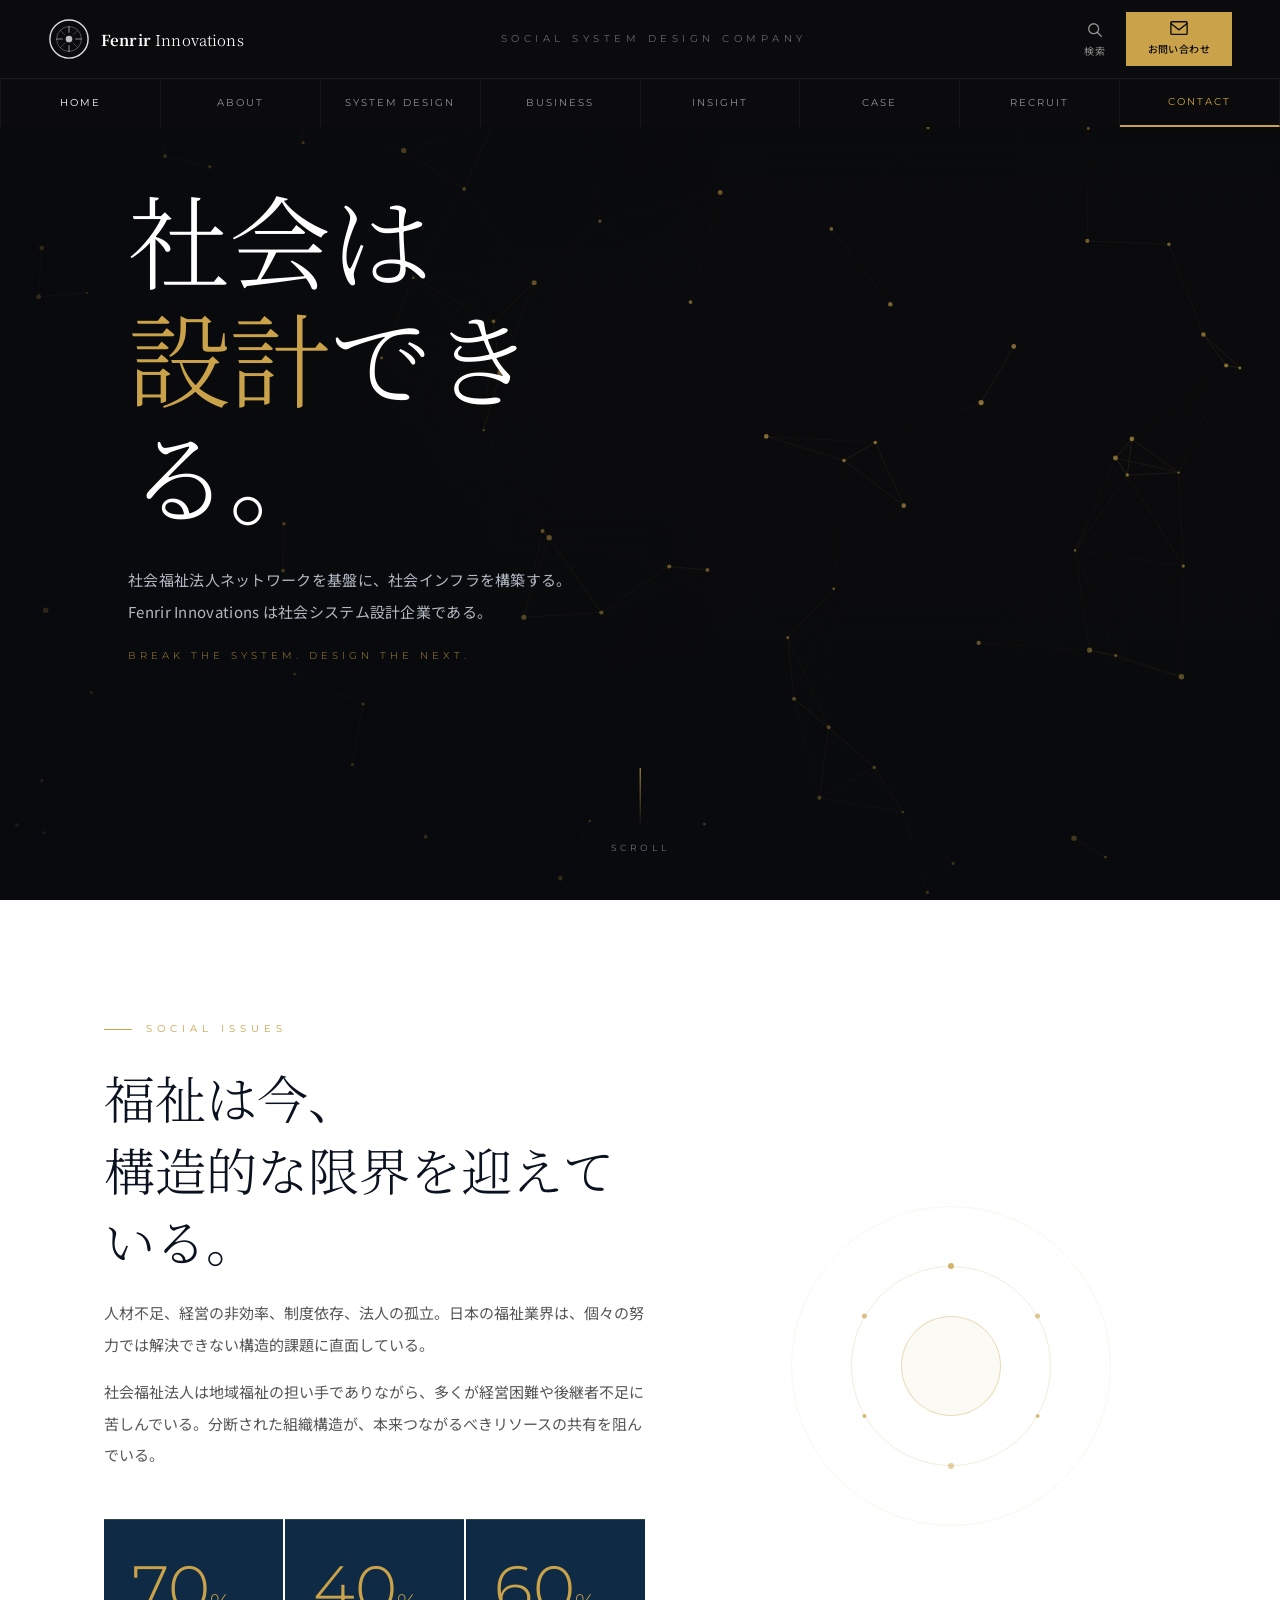
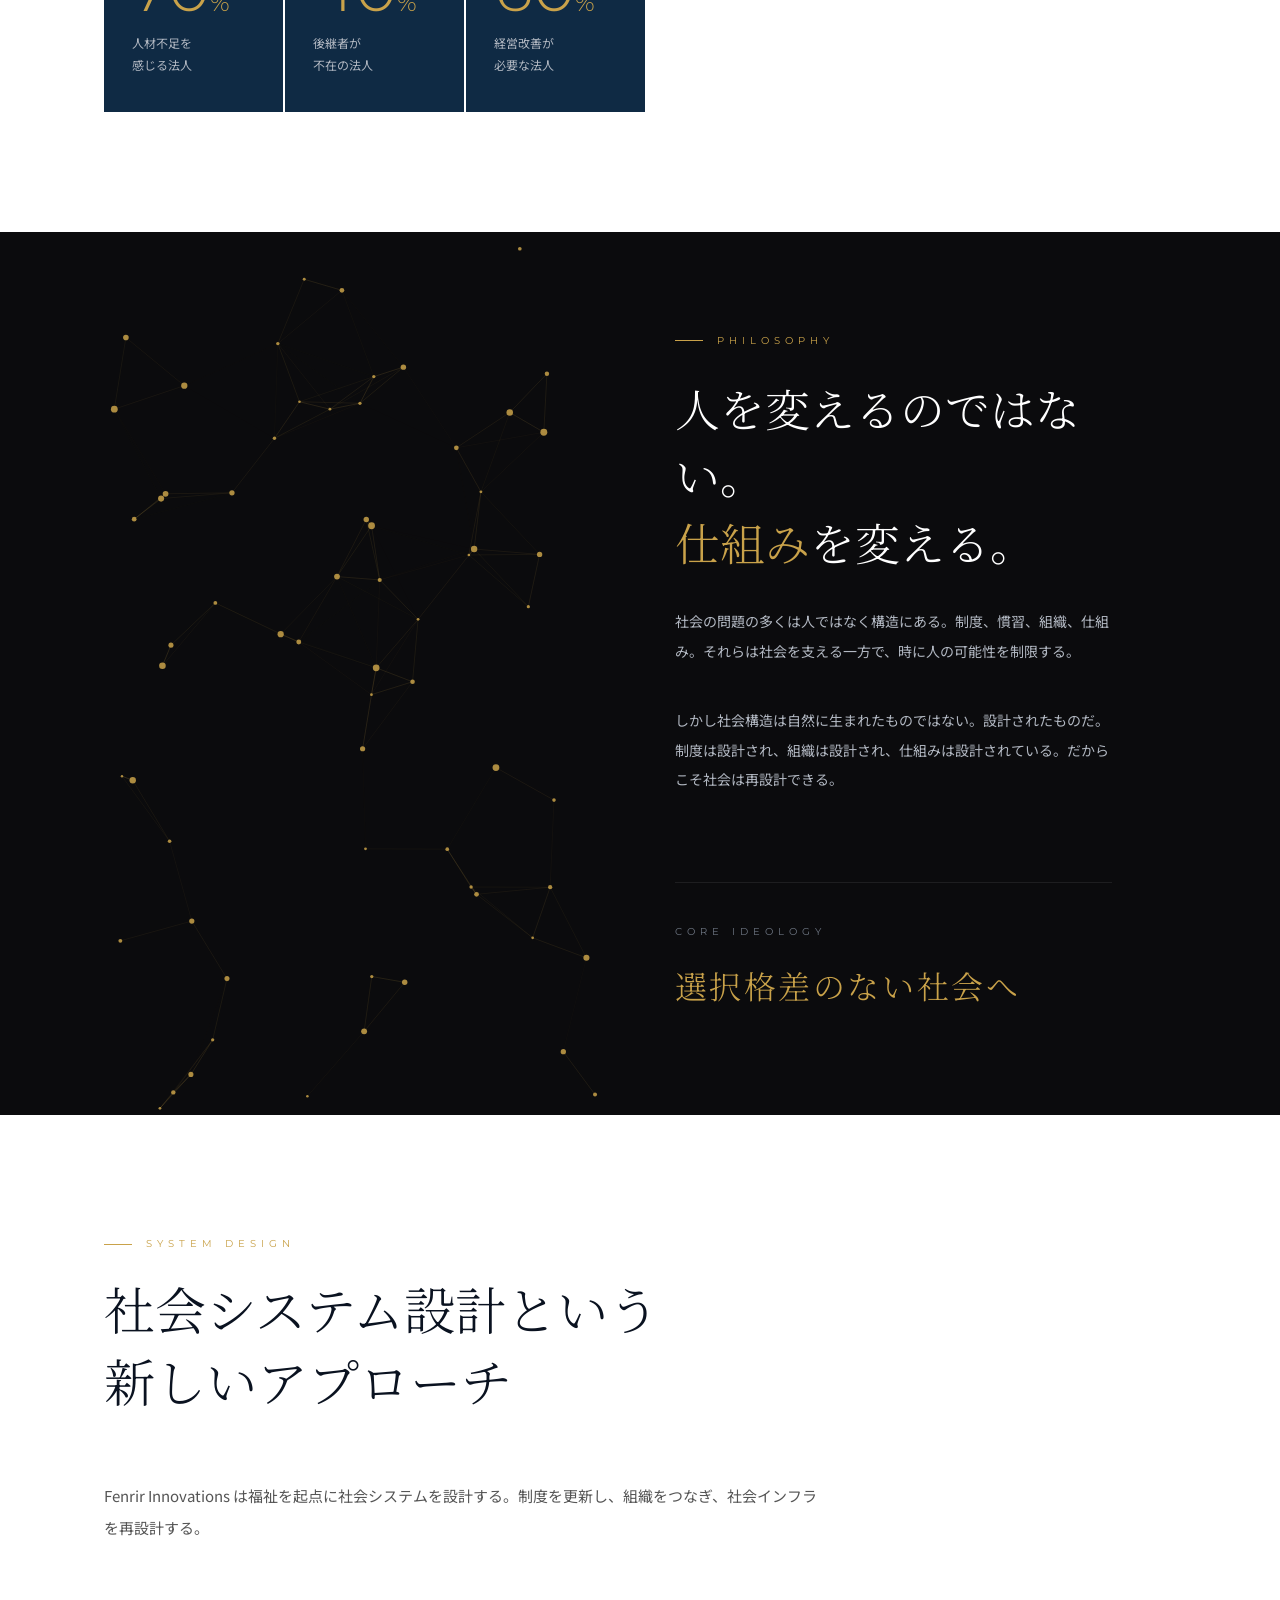
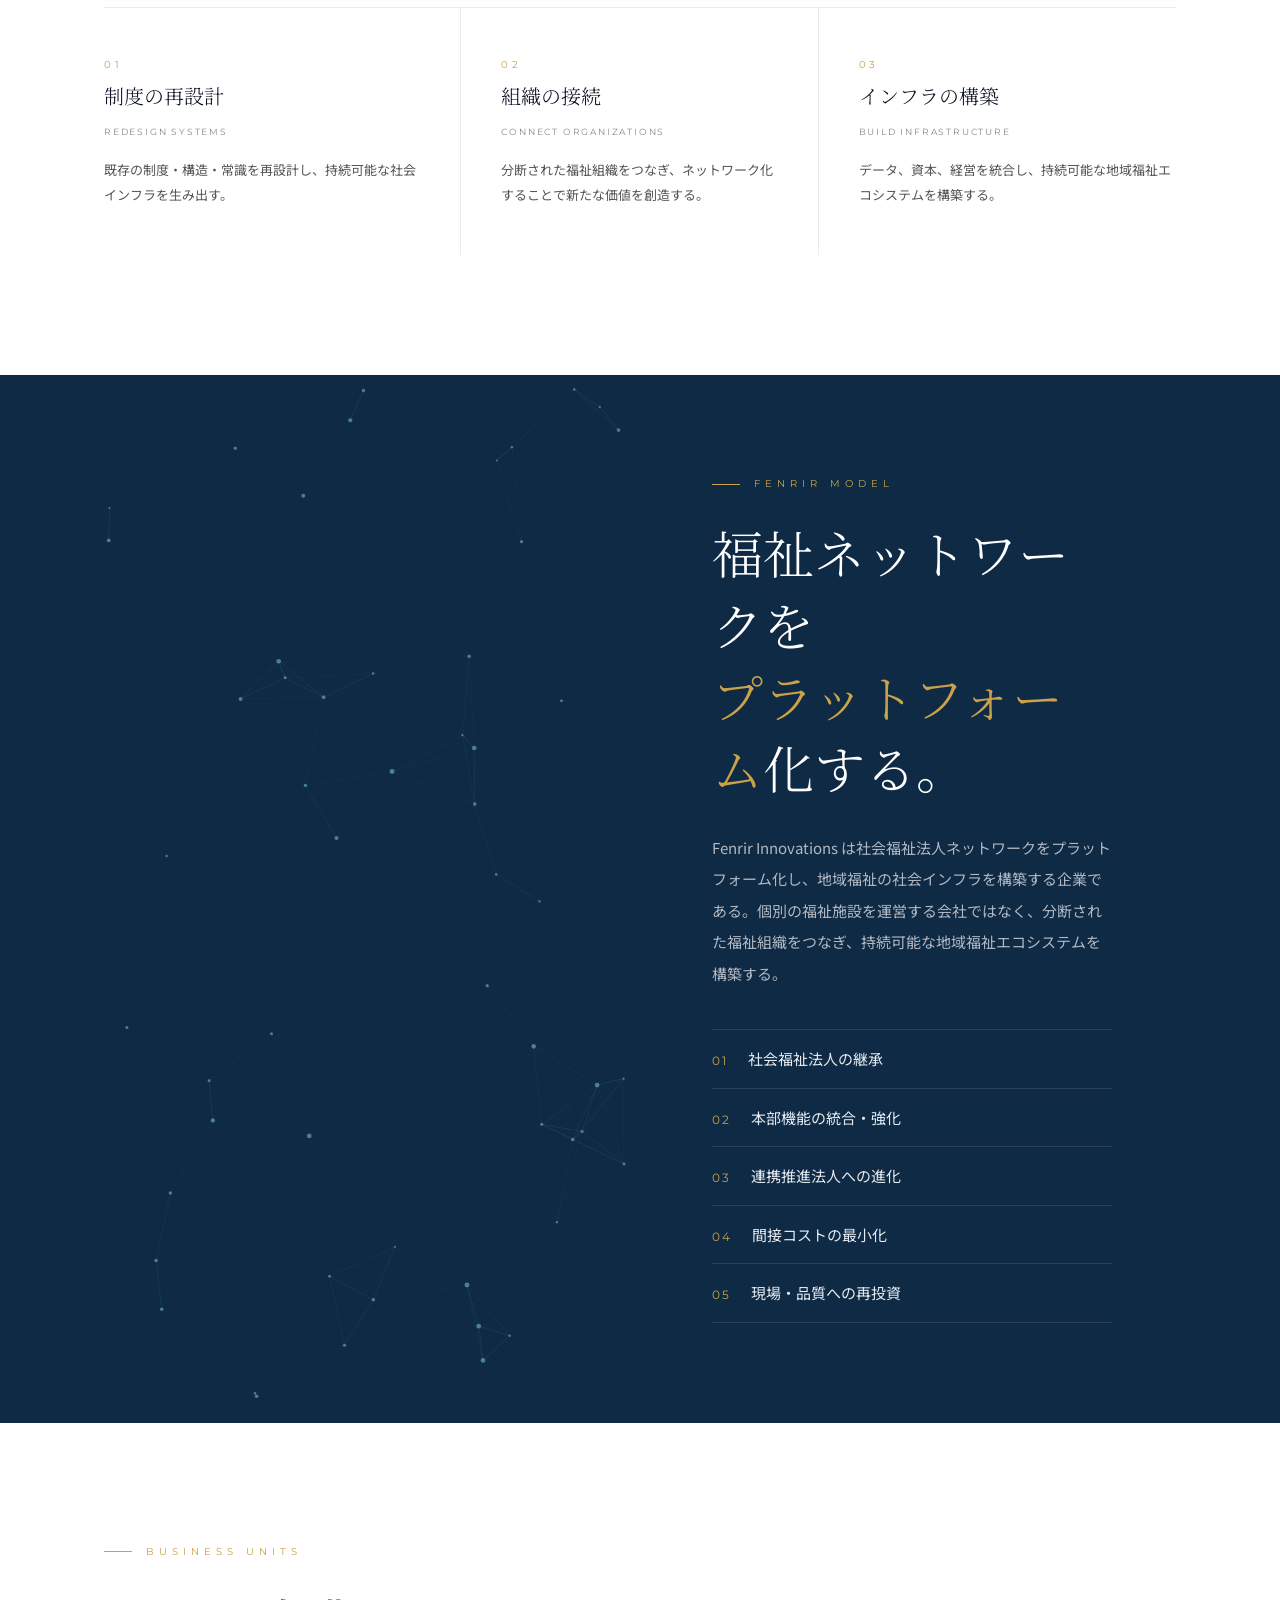
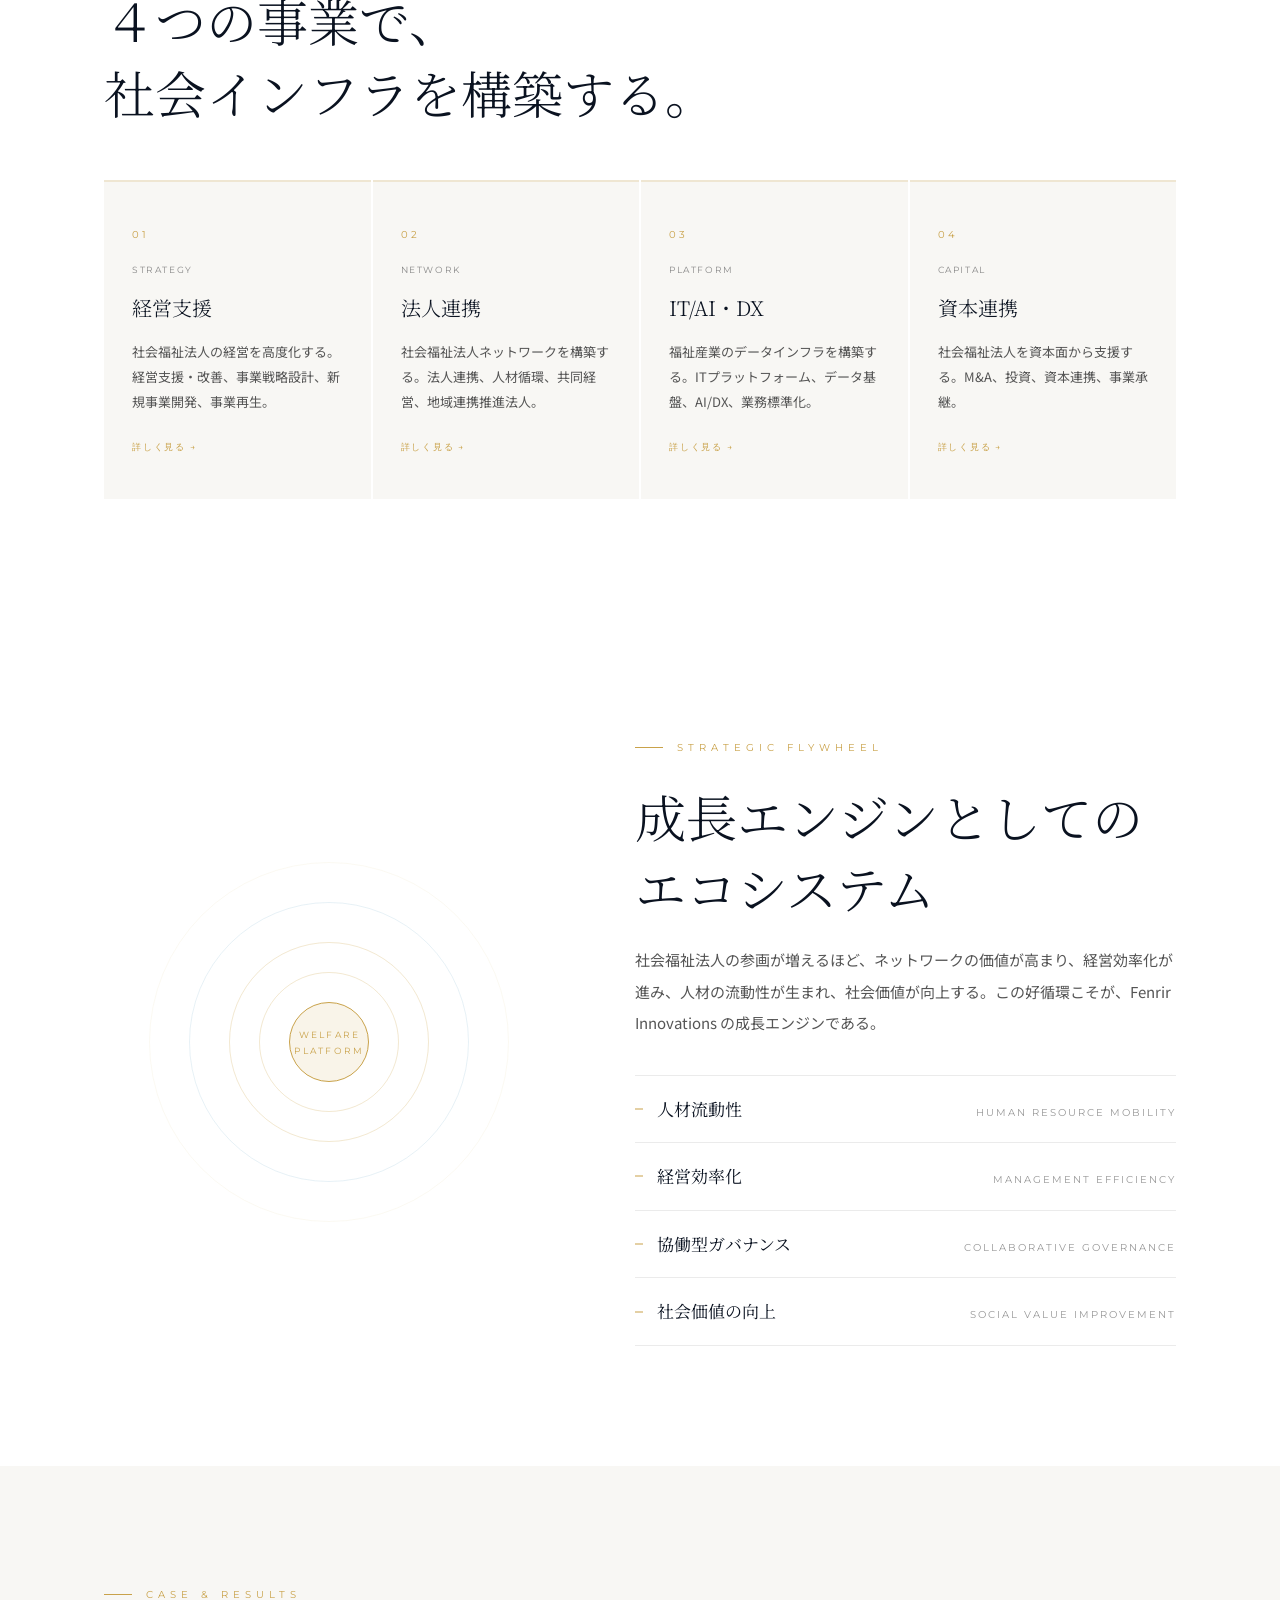
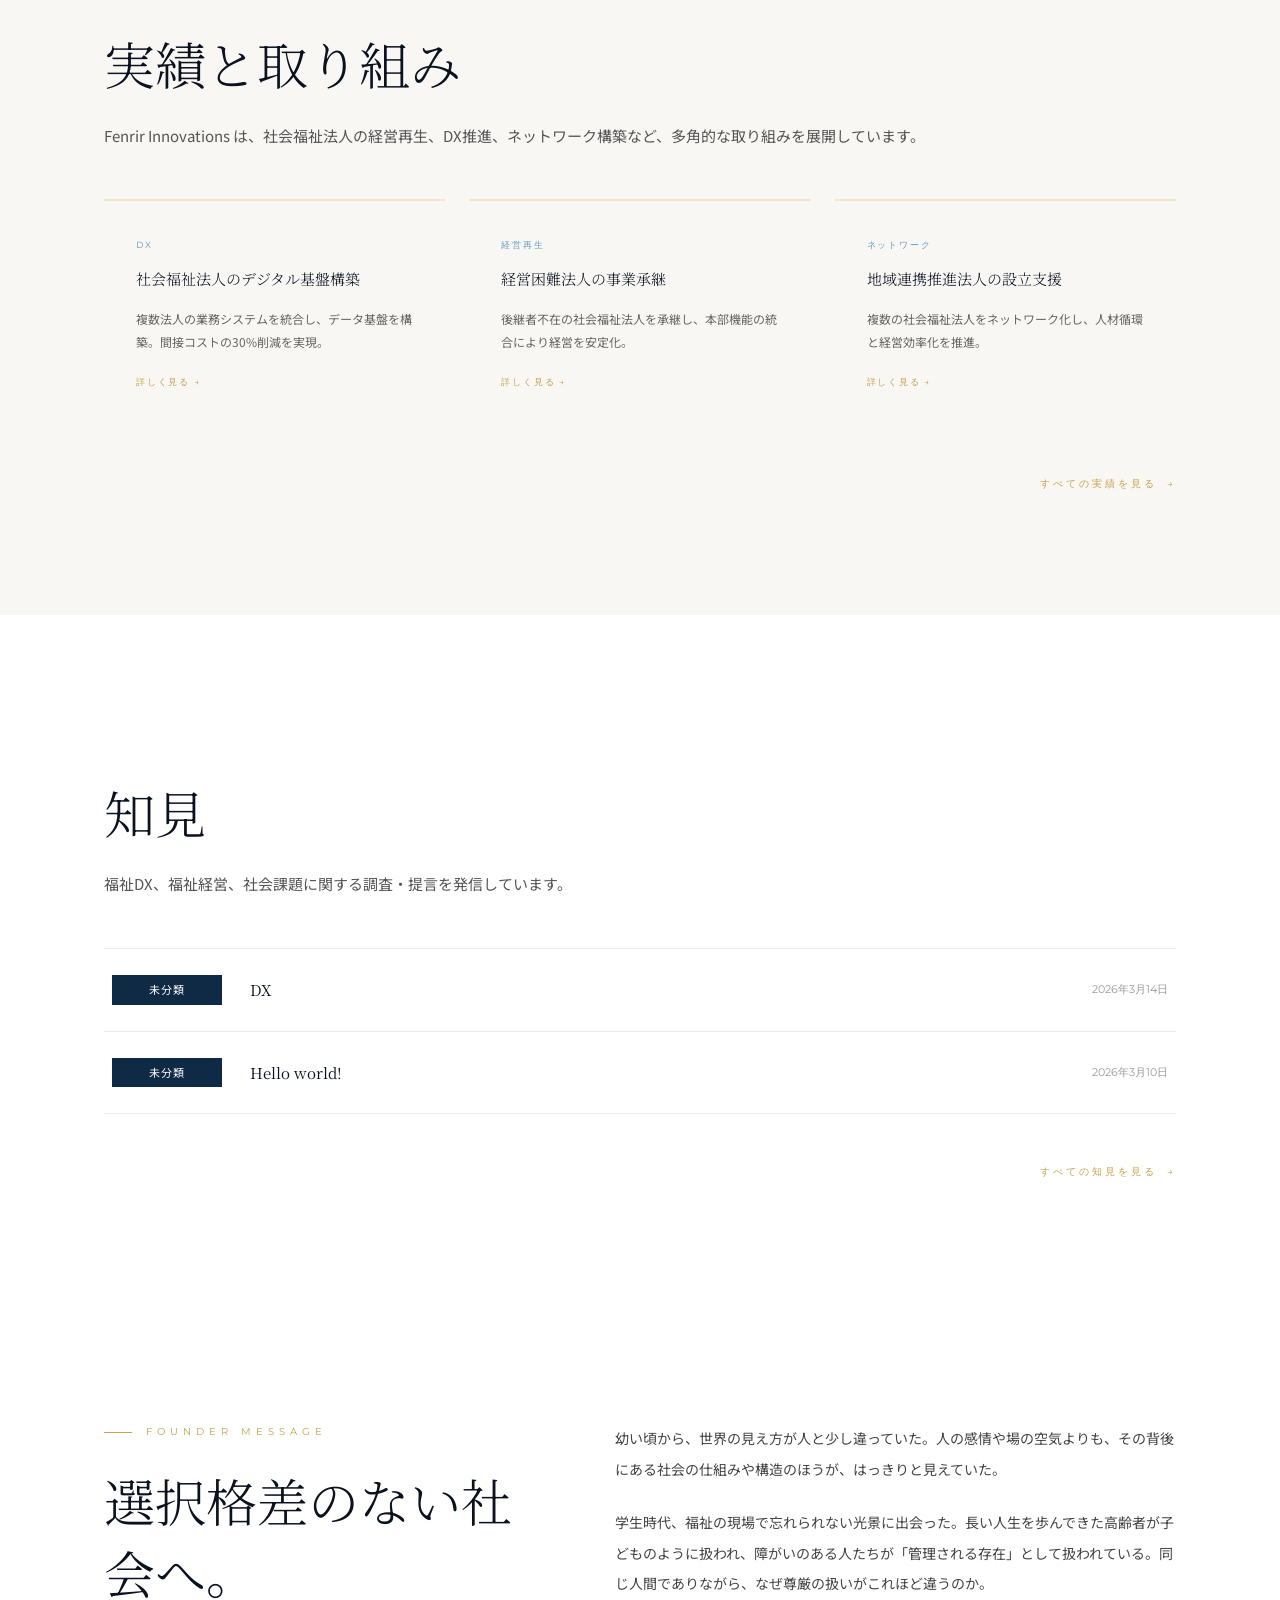
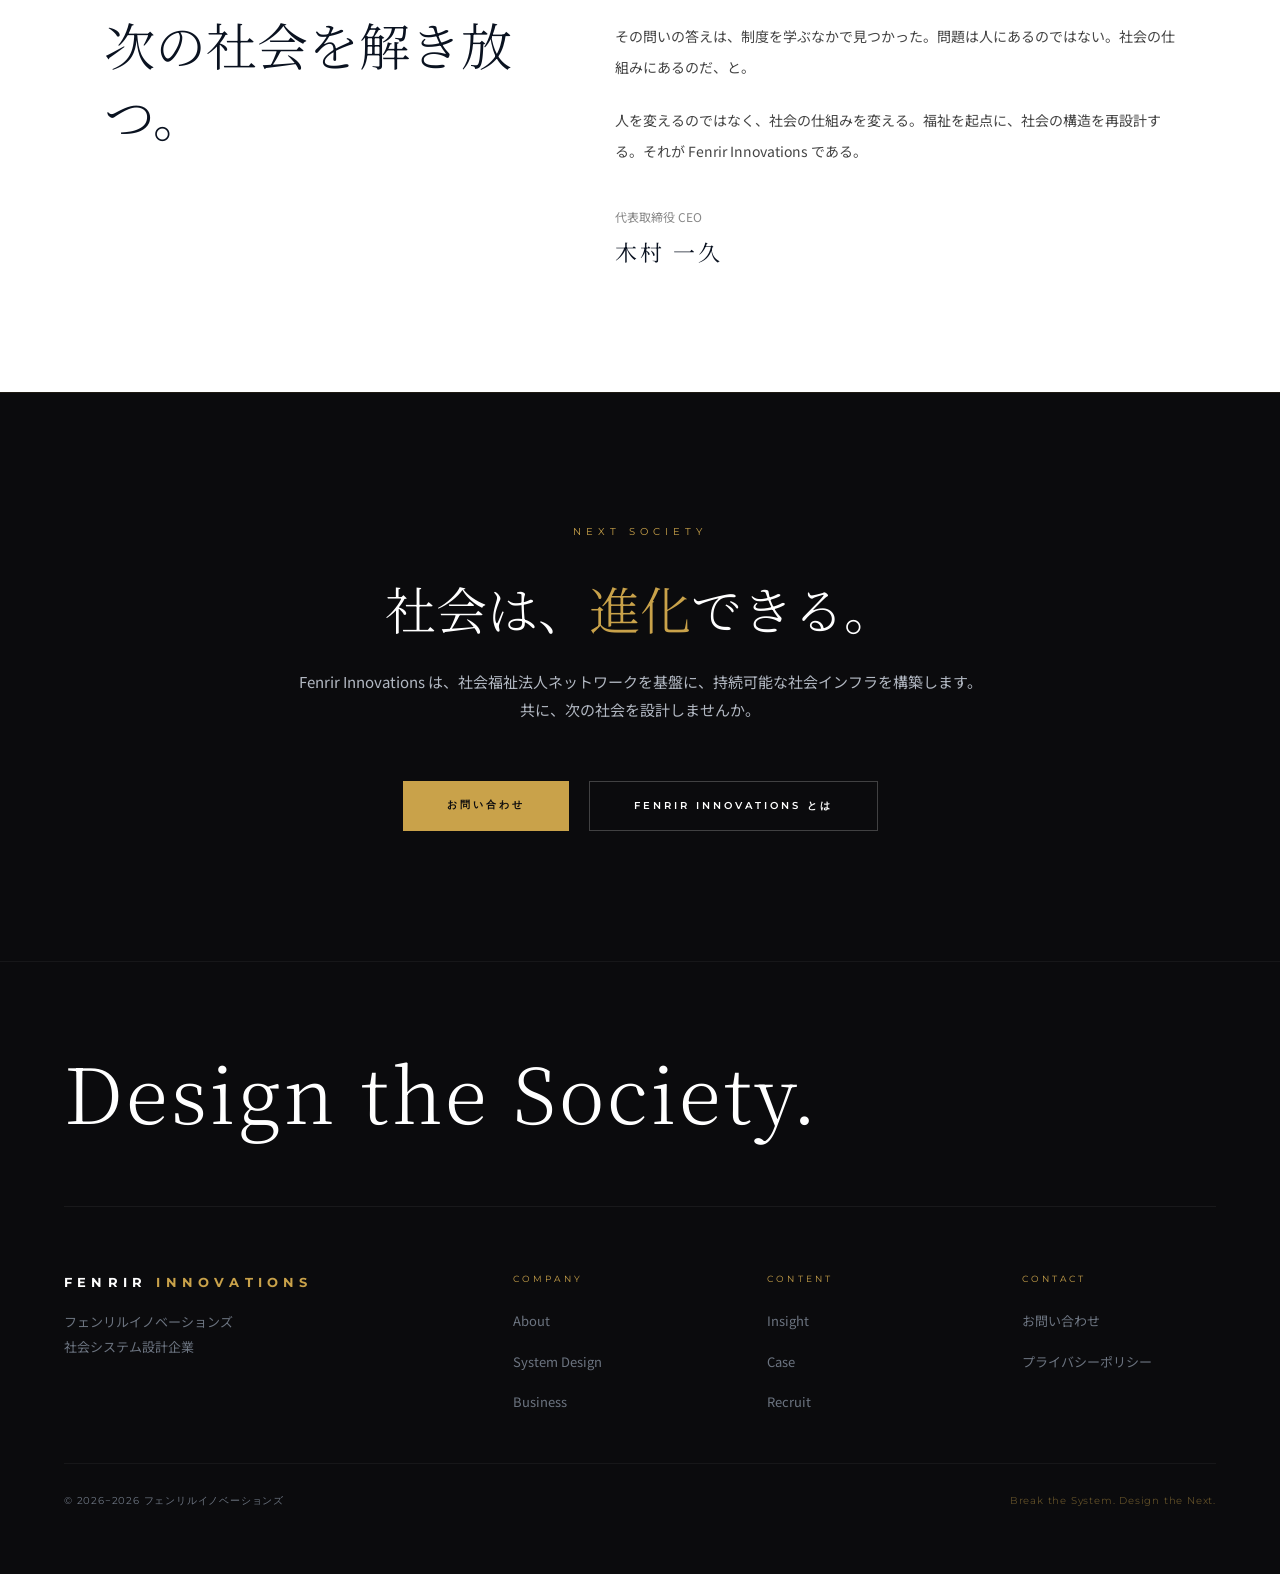
<file: index.html>
<!DOCTYPE html>
<html lang="ja">
<head>
  <meta charset="UTF-8">
  <meta name="viewport" content="width=device-width, initial-scale=1.0">
  <title>Fenrir Innovations | 社会システムを再設計する社会インフラ企業</title>
  <meta name="description" content="フェンリルイノベーションズは、社会福祉法人ネットワークを基盤に社会インフラを構築する、社会システム設計企業です。">
  <link rel="preconnect" href="https://fonts.googleapis.com">
  <link rel="preconnect" href="https://fonts.gstatic.com" crossorigin>
  <link href="https://fonts.googleapis.com/css2?family=Noto+Serif+JP:wght@300;400;700&family=Noto+Sans+JP:wght@300;400;500&family=Montserrat:wght@300;400;600;700&display=swap" rel="stylesheet">
  <link rel="stylesheet" href="style.css">
</head>
<body>

<header id="header">
  <div class="header-top">
    <a href="index.html" class="logo-new">
      <div class="logo-icon"><svg viewBox="0 0 44 44" fill="none" xmlns="http://www.w3.org/2000/svg" width="42" height="42">
          <circle cx="22" cy="22" r="20" stroke="rgba(255,255,255,0.85)" stroke-width="1.5"/>
          <circle cx="22" cy="22" r="13" stroke="rgba(255,255,255,0.3)" stroke-width="1"/>
          <path d="M22 9v6M22 29v6M9 22h6M29 22h6" stroke="rgba(255,255,255,0.5)" stroke-width="1.2" stroke-linecap="round"/>
          <path d="M13.5 13.5l4.2 4.2M26.3 26.3l4.2 4.2M30.5 13.5l-4.2 4.2M17.7 26.3l-4.2 4.2" stroke="rgba(255,255,255,0.3)" stroke-width="0.8" stroke-linecap="round"/>
          <circle cx="22" cy="22" r="3.5" fill="rgba(255,255,255,0.75)"/>
        </svg></div>
      <span class="logo-wordmark">Fenrir <em>Innovations</em></span>
    </a>
    <div class="header-center-tag">Social System Design Company</div>
    <div class="header-actions">
      <button class="header-search-btn" type="button" aria-label="検索">
        <svg viewBox="0 0 20 20" fill="none" width="18" height="18">
          <circle cx="8.5" cy="8.5" r="5.5" stroke="currentColor" stroke-width="1.5"/>
          <path d="M13 13l4 4" stroke="currentColor" stroke-width="1.5" stroke-linecap="round"/>
        </svg>
        <span>検索</span>
      </button>
      <a href="contact.html" class="header-cta-btn">
        <svg viewBox="0 0 20 16" fill="none" width="18" height="16">
          <rect x="1" y="1" width="18" height="14" rx="1" stroke="currentColor" stroke-width="1.5"/>
          <path d="M1 3l9 7 9-7" stroke="currentColor" stroke-width="1.5" stroke-linecap="round"/>
        </svg>
        <span>お問い合わせ</span>
      </a>
    </div>
    <div class="hamburger" id="hamburger"><span></span><span></span><span></span></div>
  </div>
  <nav class="header-nav">
    <a href="index.html" class="active">Home</a>
    <a href="about.html">About</a>
    <a href="system-design.html">System Design</a>
    <a href="business.html">Business</a>
    <a href="insight.html">Insight</a>
    <a href="case.html">Case</a>
    <a href="recruit.html">Recruit</a>
    <a href="contact.html" class="nav-contact">Contact</a>
  </nav>
</header>
<div class="mobile-nav" id="mobileNav">
  <a href="index.html">Home</a>
  <a href="about.html">About</a>
  <a href="system-design.html">System Design</a>
  <a href="business.html">Business</a>
  <a href="insight.html">Insight</a>
  <a href="case.html">Case</a>
  <a href="recruit.html">Recruit</a>
  <a href="contact.html">Contact</a>
</div>

<!-- HERO -->
<section class="hero">
  <canvas id="heroCanvas" class="hero-canvas"></canvas>
  <div class="hero-overlay"></div>
  <div class="hero-content hero-content--left">
    <h1 class="hero-main fu">社会は<br><em>設計</em>できる。</h1>
    <p class="hero-sub fu">社会福祉法人ネットワークを基盤に、社会インフラを構築する。<br>Fenrir Innovations は社会システム設計企業である。</p>
    <p class="hero-tagline fu">Break the System. Design the Next.</p>
  </div>
  <div class="hero-scroll">
    <div class="scroll-line"></div>
    <span>Scroll</span>
  </div>
</section>

<!-- SOCIAL ISSUES -->
<section class="s-issues s-light">
  <div class="container">
    <div class="issues-layout">
      <div class="issues-left">
        <div class="sec-label sec-label--dark fu">Social Issues</div>
        <h2 class="sec-heading sec-heading--dark fu">福祉は今、<br>構造的な限界を迎えている。</h2>
        <p class="sec-body sec-body--dark fu">
          人材不足、経営の非効率、制度依存、法人の孤立。日本の福祉業界は、個々の努力では解決できない構造的課題に直面している。
        </p>
        <p class="sec-body sec-body--dark fu" style="margin-top:16px;">
          社会福祉法人は地域福祉の担い手でありながら、多くが経営困難や後継者不足に苦しんでいる。分断された組織構造が、本来つながるべきリソースの共有を阻んでいる。
        </p>
        <div class="stat-row stg">
          <div class="stat-card">
            <div class="stat-num">70<span class="stat-sfx">%</span></div>
            <div class="stat-desc">人材不足を<br>感じる法人</div>
          </div>
          <div class="stat-card">
            <div class="stat-num">40<span class="stat-sfx">%</span></div>
            <div class="stat-desc">後継者が<br>不在の法人</div>
          </div>
          <div class="stat-card">
            <div class="stat-num">60<span class="stat-sfx">%</span></div>
            <div class="stat-desc">経営改善が<br>必要な法人</div>
          </div>
        </div>
      </div>
      <div class="issues-visual fi">
        <div class="issues-geo">
          <div class="geo-inner">
            <div class="geo-ring geo-ring--1"></div>
            <div class="geo-ring geo-ring--2"></div>
            <div class="geo-ring geo-ring--3"></div>
            <div class="geo-dot geo-dot--1"></div>
            <div class="geo-dot geo-dot--2"></div>
            <div class="geo-dot geo-dot--3"></div>
            <div class="geo-dot geo-dot--4"></div>
            <div class="geo-dot geo-dot--5"></div>
            <div class="geo-dot geo-dot--6"></div>
          </div>
        </div>
      </div>
    </div>
  </div>
</section>

<!-- PHILOSOPHY -->
<section class="s-philosophy">
  <div class="container">
    <div class="phi-layout">
      <div class="phi-visual">
        <canvas id="phiCanvas"></canvas>
      </div>
      <div class="phi-text">
        <div class="sec-label fu">Philosophy</div>
        <h2 class="phi-heading fu">人を変えるのではない。<br><em>仕組み</em>を変える。</h2>
        <p class="phi-body fu">
          社会の問題の多くは人ではなく構造にある。制度、慣習、組織、仕組み。それらは社会を支える一方で、時に人の可能性を制限する。
        </p>
        <p class="phi-body fu">
          しかし社会構造は自然に生まれたものではない。設計されたものだ。制度は設計され、組織は設計され、仕組みは設計されている。だからこそ社会は再設計できる。
        </p>
        <div class="phi-ideology fu">
          <div class="phi-ideology-label">Core Ideology</div>
          <div class="phi-ideology-text">選択格差のない社会へ</div>
        </div>
      </div>
    </div>
  </div>
</section>

<!-- SYSTEM DESIGN -->
<section class="s-system s-light">
  <div class="container">
    <div class="sec-label sec-label--dark fu">System Design</div>
    <h2 class="sec-heading sec-heading--dark fu">社会システム設計という<br>新しいアプローチ</h2>
    <p class="sec-lead fu">
      Fenrir Innovations は福祉を起点に社会システムを設計する。制度を更新し、組織をつなぎ、社会インフラを再設計する。
    </p>
    <div class="sys-cols stg">
      <div class="sys-col">
        <div class="sys-col-num">01</div>
        <div class="sys-col-title">制度の再設計</div>
        <div class="sys-col-en">Redesign Systems</div>
        <p class="sys-col-body">既存の制度・構造・常識を再設計し、持続可能な社会インフラを生み出す。</p>
      </div>
      <div class="sys-col">
        <div class="sys-col-num">02</div>
        <div class="sys-col-title">組織の接続</div>
        <div class="sys-col-en">Connect Organizations</div>
        <p class="sys-col-body">分断された福祉組織をつなぎ、ネットワーク化することで新たな価値を創造する。</p>
      </div>
      <div class="sys-col">
        <div class="sys-col-num">03</div>
        <div class="sys-col-title">インフラの構築</div>
        <div class="sys-col-en">Build Infrastructure</div>
        <p class="sys-col-body">データ、資本、経営を統合し、持続可能な地域福祉エコシステムを構築する。</p>
      </div>
    </div>
  </div>
</section>

<!-- FENRIR MODEL -->
<section class="s-platform">
  <div class="container">
    <div class="plat-layout">
      <div class="plat-visual">
        <canvas id="platCanvas"></canvas>
      </div>
      <div class="plat-text">
        <div class="sec-label fu">Fenrir Model</div>
        <h2 class="sec-heading fu">福祉ネットワークを<br><em>プラットフォーム</em>化する。</h2>
        <p class="sec-body fu" style="margin-top:8px;">
          Fenrir Innovations は社会福祉法人ネットワークをプラットフォーム化し、地域福祉の社会インフラを構築する企業である。個別の福祉施設を運営する会社ではなく、分断された福祉組織をつなぎ、持続可能な地域福祉エコシステムを構築する。
        </p>
        <ol class="model-steps fu">
          <li><span class="step-num">01</span>社会福祉法人の継承</li>
          <li><span class="step-num">02</span>本部機能の統合・強化</li>
          <li><span class="step-num">03</span>連携推進法人への進化</li>
          <li><span class="step-num">04</span>間接コストの最小化</li>
          <li><span class="step-num">05</span>現場・品質への再投資</li>
        </ol>
      </div>
    </div>
  </div>
</section>

<!-- BUSINESS UNITS -->
<section class="s-business s-light">
  <div class="container">
    <div class="biz-header">
      <div class="sec-label sec-label--dark fu">Business Units</div>
      <h2 class="sec-heading sec-heading--dark fu">４つの事業で、<br>社会インフラを構築する。</h2>
    </div>
    <div class="biz-grid stg">
      <div class="biz-card biz-card--light">
        <div class="biz-num">01</div>
        <div class="biz-en">Strategy</div>
        <div class="biz-title biz-title--dark">経営支援</div>
        <p class="biz-body biz-body--dark">社会福祉法人の経営を高度化する。経営支援・改善、事業戦略設計、新規事業開発、事業再生。</p>
        <a href="business.html" class="biz-link biz-link--dark">詳しく見る →</a>
      </div>
      <div class="biz-card biz-card--light">
        <div class="biz-num">02</div>
        <div class="biz-en">Network</div>
        <div class="biz-title biz-title--dark">法人連携</div>
        <p class="biz-body biz-body--dark">社会福祉法人ネットワークを構築する。法人連携、人材循環、共同経営、地域連携推進法人。</p>
        <a href="business.html" class="biz-link biz-link--dark">詳しく見る →</a>
      </div>
      <div class="biz-card biz-card--light">
        <div class="biz-num">03</div>
        <div class="biz-en">Platform</div>
        <div class="biz-title biz-title--dark">IT/AI・DX</div>
        <p class="biz-body biz-body--dark">福祉産業のデータインフラを構築する。ITプラットフォーム、データ基盤、AI/DX、業務標準化。</p>
        <a href="business.html" class="biz-link biz-link--dark">詳しく見る →</a>
      </div>
      <div class="biz-card biz-card--light">
        <div class="biz-num">04</div>
        <div class="biz-en">Capital</div>
        <div class="biz-title biz-title--dark">資本連携</div>
        <p class="biz-body biz-body--dark">社会福祉法人を資本面から支援する。M&amp;A、投資、資本連携、事業承継。</p>
        <a href="business.html" class="biz-link biz-link--dark">詳しく見る →</a>
      </div>
    </div>
  </div>
</section>

<!-- STRATEGIC FLYWHEEL -->
<section class="s-ecosystem s-light">
  <div class="container">
    <div class="eco-layout">
      <div class="eco-diagram fi">
        <div class="diagram-wrap">
          <div class="diagram eco-diagram-inner">
            <div class="ring"></div>
            <div class="ring"></div>
            <div class="ring"></div>
            <div class="ring"></div>
            <div class="ring"></div>
            <div class="ring-text">WELFARE<br>PLATFORM</div>
          </div>
        </div>
      </div>
      <div class="eco-text">
        <div class="sec-label sec-label--dark fu">Strategic Flywheel</div>
        <h2 class="sec-heading sec-heading--dark fu">成長エンジンとしての<br>エコシステム</h2>
        <p class="sec-body sec-body--dark fu">
          社会福祉法人の参画が増えるほど、ネットワークの価値が高まり、経営効率化が進み、人材の流動性が生まれ、社会価値が向上する。この好循環こそが、Fenrir Innovations の成長エンジンである。
        </p>
        <ul class="fly-list fu">
          <li><span class="fly-jp">人材流動性</span><span class="fly-en">Human Resource Mobility</span></li>
          <li><span class="fly-jp">経営効率化</span><span class="fly-en">Management Efficiency</span></li>
          <li><span class="fly-jp">協働型ガバナンス</span><span class="fly-en">Collaborative Governance</span></li>
          <li><span class="fly-jp">社会価値の向上</span><span class="fly-en">Social Value Improvement</span></li>
        </ul>
      </div>
    </div>
  </div>
</section>

<!-- CASE & RESULTS -->
<section class="s-case s-off-white">
  <div class="container">
    <div class="sec-row">
      <div>
        <div class="sec-label sec-label--dark fu">Case &amp; Results</div>
        <h2 class="sec-heading sec-heading--dark fu">実績と取り組み</h2>
        <p class="sec-body sec-body--dark fu">
          Fenrir Innovations は、社会福祉法人の経営再生、DX推進、ネットワーク構築など、多角的な取り組みを展開しています。
        </p>
      </div>
    </div>
    <div class="case-cards stg">
      <a href="case.html" class="case-card">
        <div class="case-card-tag">DX</div>
        <div class="case-card-title">社会福祉法人のデジタル基盤構築</div>
        <p class="case-card-body">複数法人の業務システムを統合し、データ基盤を構築。間接コストの30%削減を実現。</p>
        <span class="case-card-more">詳しく見る →</span>
      </a>
      <a href="case.html" class="case-card">
        <div class="case-card-tag">経営再生</div>
        <div class="case-card-title">経営困難法人の事業承継</div>
        <p class="case-card-body">後継者不在の社会福祉法人を承継し、本部機能の統合により経営を安定化。</p>
        <span class="case-card-more">詳しく見る →</span>
      </a>
      <a href="case.html" class="case-card">
        <div class="case-card-tag">ネットワーク</div>
        <div class="case-card-title">地域連携推進法人の設立支援</div>
        <p class="case-card-body">複数の社会福祉法人をネットワーク化し、人材循環と経営効率化を推進。</p>
        <span class="case-card-more">詳しく見る →</span>
      </a>
    </div>
    <div style="text-align:right;margin-top:40px;">
      <a href="case.html" class="link-more link-more--dark fu">すべての実績を見る</a>
    </div>
  </div>
</section>

<!-- INSIGHT -->
<section class="s-insight s-light">
  <div class="container">
    <div class="sec-row">
      <div>
        <div class="sec-label sec-label--dark fu">Insight</div>
        <h2 class="sec-heading sec-heading--dark fu">知見</h2>
        <p class="sec-body sec-body--dark fu">
          福祉DX、福祉経営、社会課題に関する調査・提言を発信しています。
        </p>
      </div>
    </div>
    <div class="fu">
      <a href="insight.html" class="post-line">
        <span class="post-line-cat">未分類</span>
        <span class="post-line-title">DX</span>
        <span class="post-line-date">2026年3月14日</span>
      </a>
      <a href="insight.html" class="post-line">
        <span class="post-line-cat">未分類</span>
        <span class="post-line-title">Hello world!</span>
        <span class="post-line-date">2026年3月10日</span>
      </a>
    </div>
    <div style="text-align:right;margin-top:40px;">
      <a href="insight.html" class="link-more link-more--dark fu">すべての知見を見る</a>
    </div>
  </div>
</section>

<!-- FOUNDER MESSAGE -->
<section class="s-founder">
  <div class="container">
    <div class="founder-layout">
      <div>
        <div class="sec-label sec-label--dark fu">Founder Message</div>
        <h2 class="sec-heading sec-heading--dark fu">選択格差のない社会へ。<br>次の社会を解き放つ。</h2>
      </div>
      <div class="founder-body fu">
        <p>幼い頃から、世界の見え方が人と少し違っていた。人の感情や場の空気よりも、その背後にある社会の仕組みや構造のほうが、はっきりと見えていた。</p>
        <p>学生時代、福祉の現場で忘れられない光景に出会った。長い人生を歩んできた高齢者が子どものように扱われ、障がいのある人たちが「管理される存在」として扱われている。同じ人間でありながら、なぜ尊厳の扱いがこれほど違うのか。</p>
        <p>その問いの答えは、制度を学ぶなかで見つかった。問題は人にあるのではない。社会の仕組みにあるのだ、と。</p>
        <p>人を変えるのではなく、社会の仕組みを変える。福祉を起点に、社会の構造を再設計する。それが Fenrir Innovations である。</p>
        <div class="founder-sign">
          <div class="founder-sign-role">代表取締役 CEO</div>
          <div class="founder-sign-name">木村 一久</div>
        </div>
      </div>
    </div>
  </div>
</section>

<!-- CTA -->
<section class="s-cta">
  <div class="wrap">
    <div class="cta-en fu">Next Society</div>
    <h2 class="cta-title fu">社会は、<em>進化</em>できる。</h2>
    <p class="cta-sub fu">Fenrir Innovations は、社会福祉法人ネットワークを基盤に、持続可能な社会インフラを構築します。<br>共に、次の社会を設計しませんか。</p>
    <div class="hero-btns fu">
      <a href="contact.html" class="btn btn-gold">お問い合わせ</a>
      <a href="about.html" class="btn btn-line">Fenrir Innovations とは</a>
    </div>
  </div>
</section>

<!-- FOOTER -->
<footer>
  <div class="foot-tagline-wrap">
    <p class="foot-tagline-large fu">Design the Society.</p>
  </div>
  <div class="foot-wrap">
    <div class="foot-brand">
      <a href="index.html" class="logo">FENRIR <span>INNOVATIONS</span></a>
      <p>フェンリルイノベーションズ<br>社会システム設計企業</p>
    </div>
    <div class="foot-col">
      <div class="foot-col-title">Company</div>
      <ul>
        <li><a href="about.html">About</a></li>
        <li><a href="system-design.html">System Design</a></li>
        <li><a href="business.html">Business</a></li>
      </ul>
    </div>
    <div class="foot-col">
      <div class="foot-col-title">Content</div>
      <ul>
        <li><a href="insight.html">Insight</a></li>
        <li><a href="case.html">Case</a></li>
        <li><a href="recruit.html">Recruit</a></li>
      </ul>
    </div>
    <div class="foot-col">
      <div class="foot-col-title">Contact</div>
      <ul>
        <li><a href="contact.html">お問い合わせ</a></li>
        <li><a href="#">プライバシーポリシー</a></li>
      </ul>
    </div>
  </div>
  <div class="foot-bottom">
    <span>© 2026−2026 フェンリルイノベーションズ</span>
    <span class="foot-tagline">Break the System. Design the Next.</span>
  </div>
</footer>

<script src="script.js"></script>
</body>
</html>
</file>
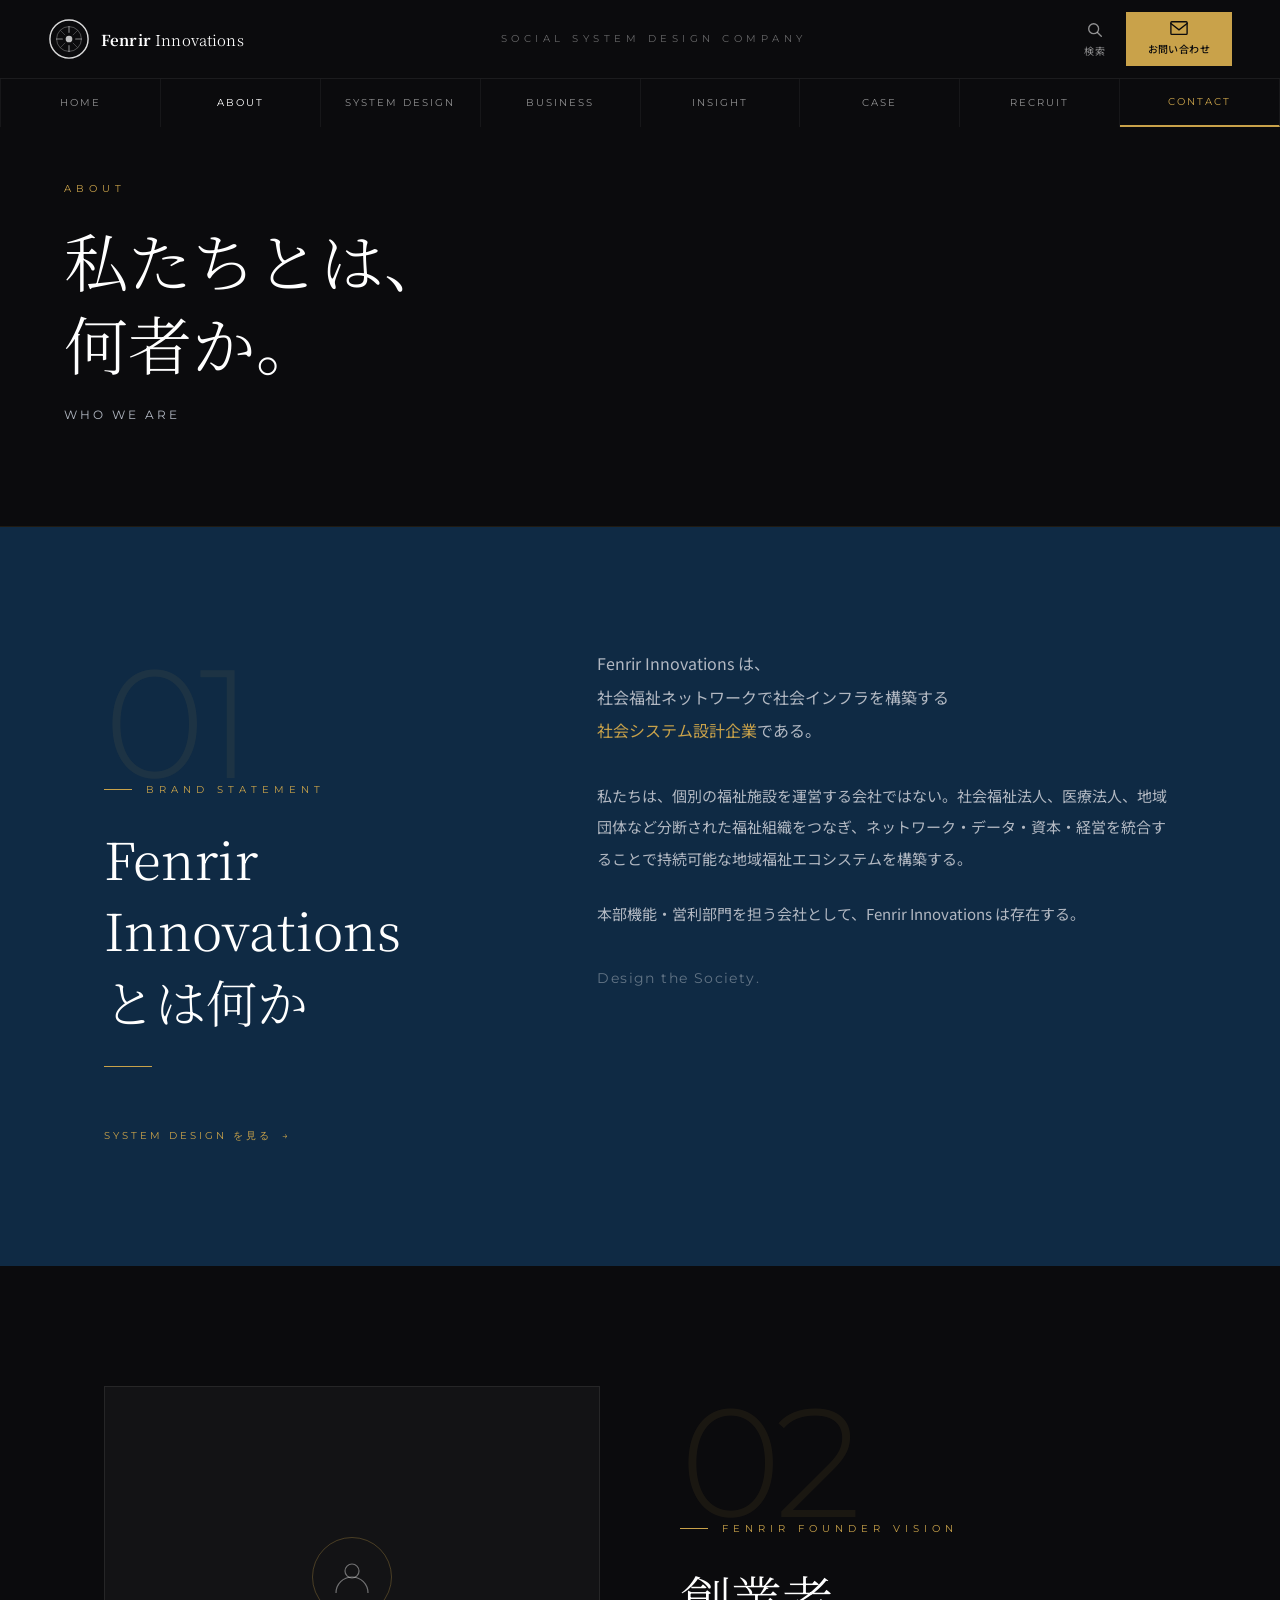
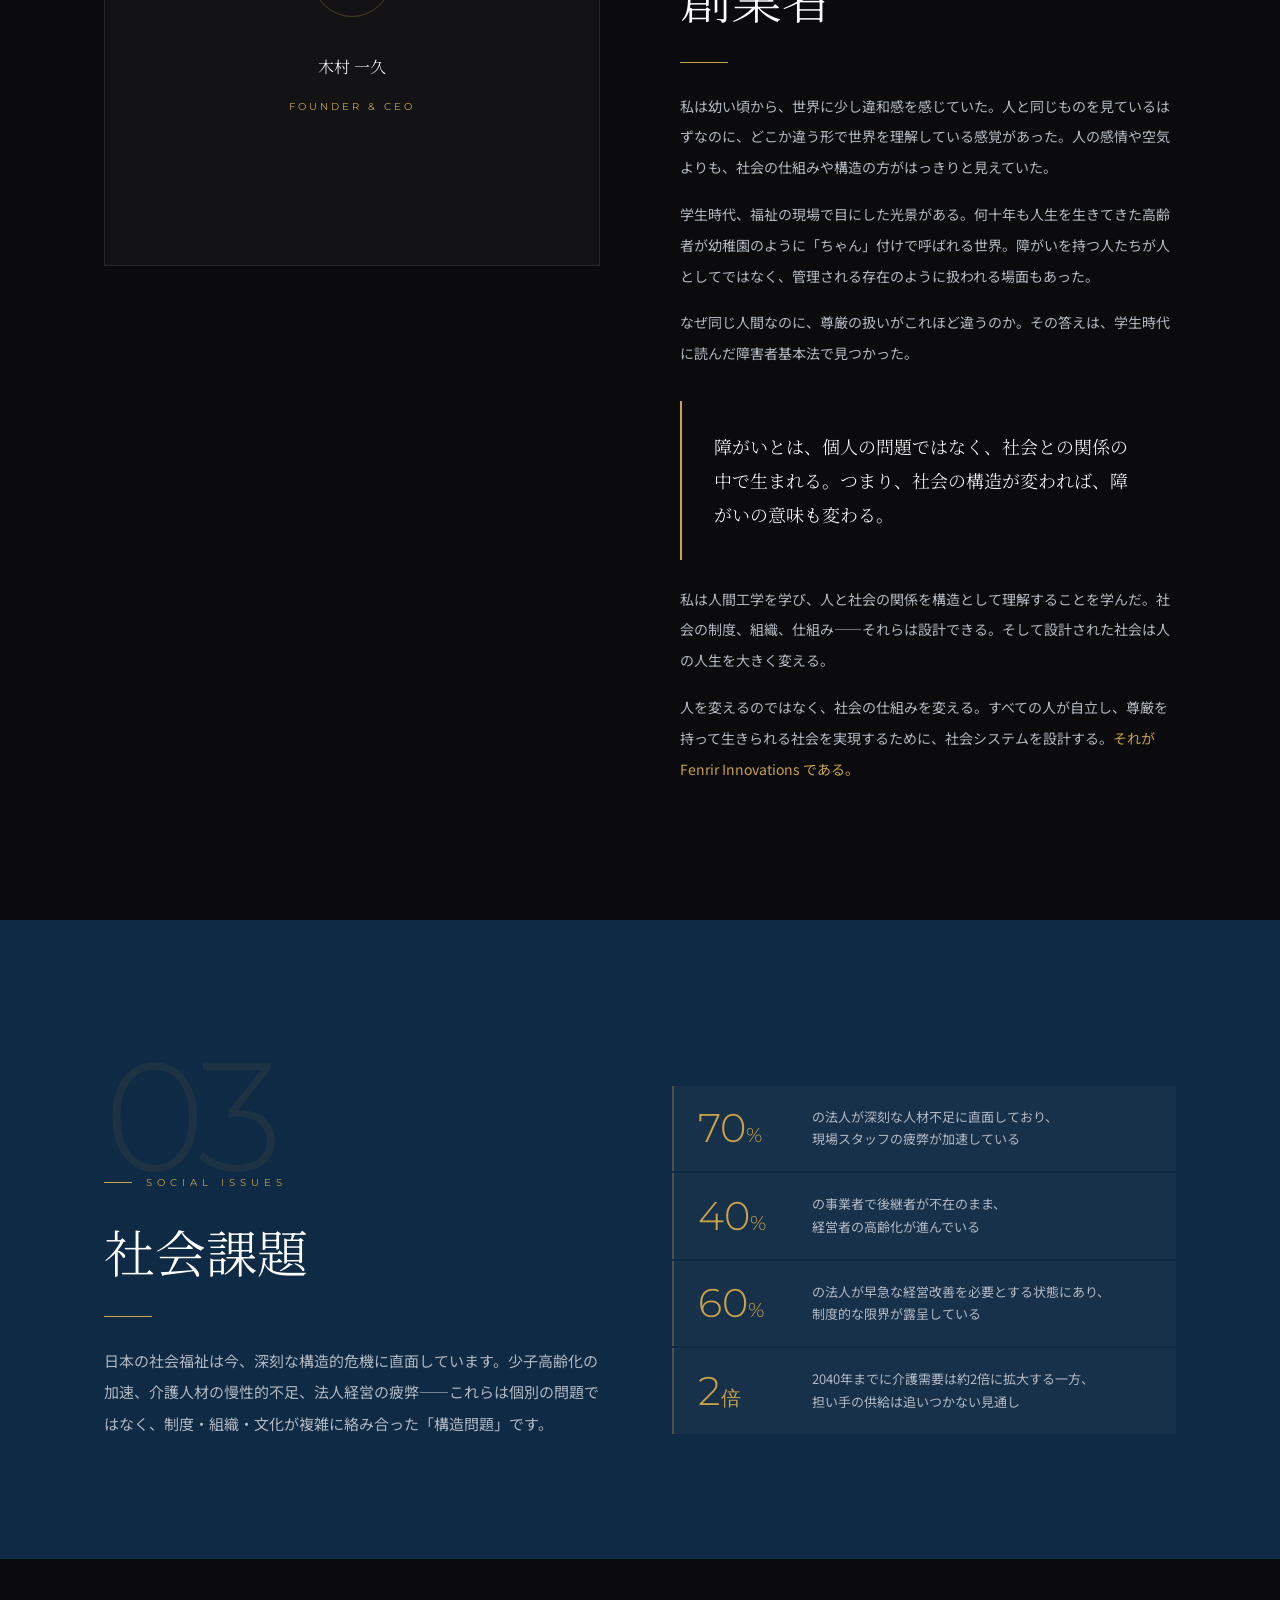
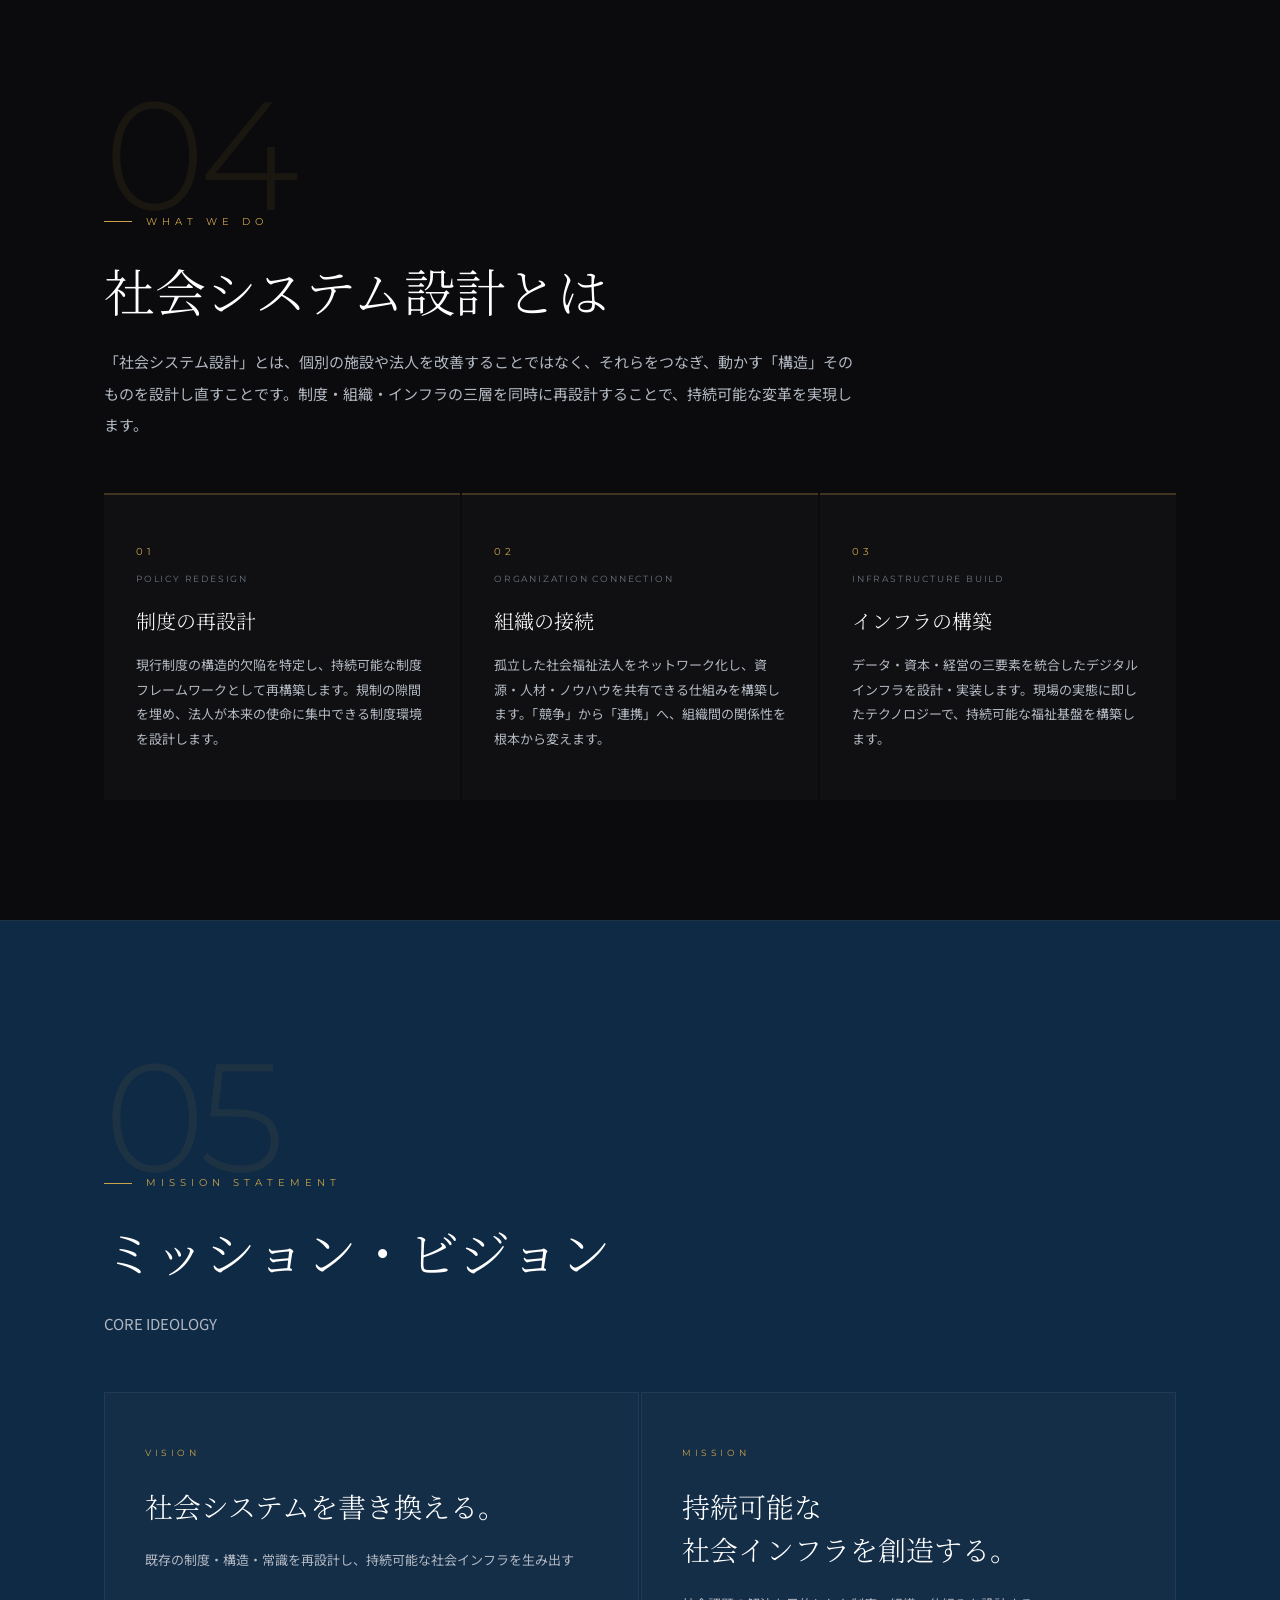
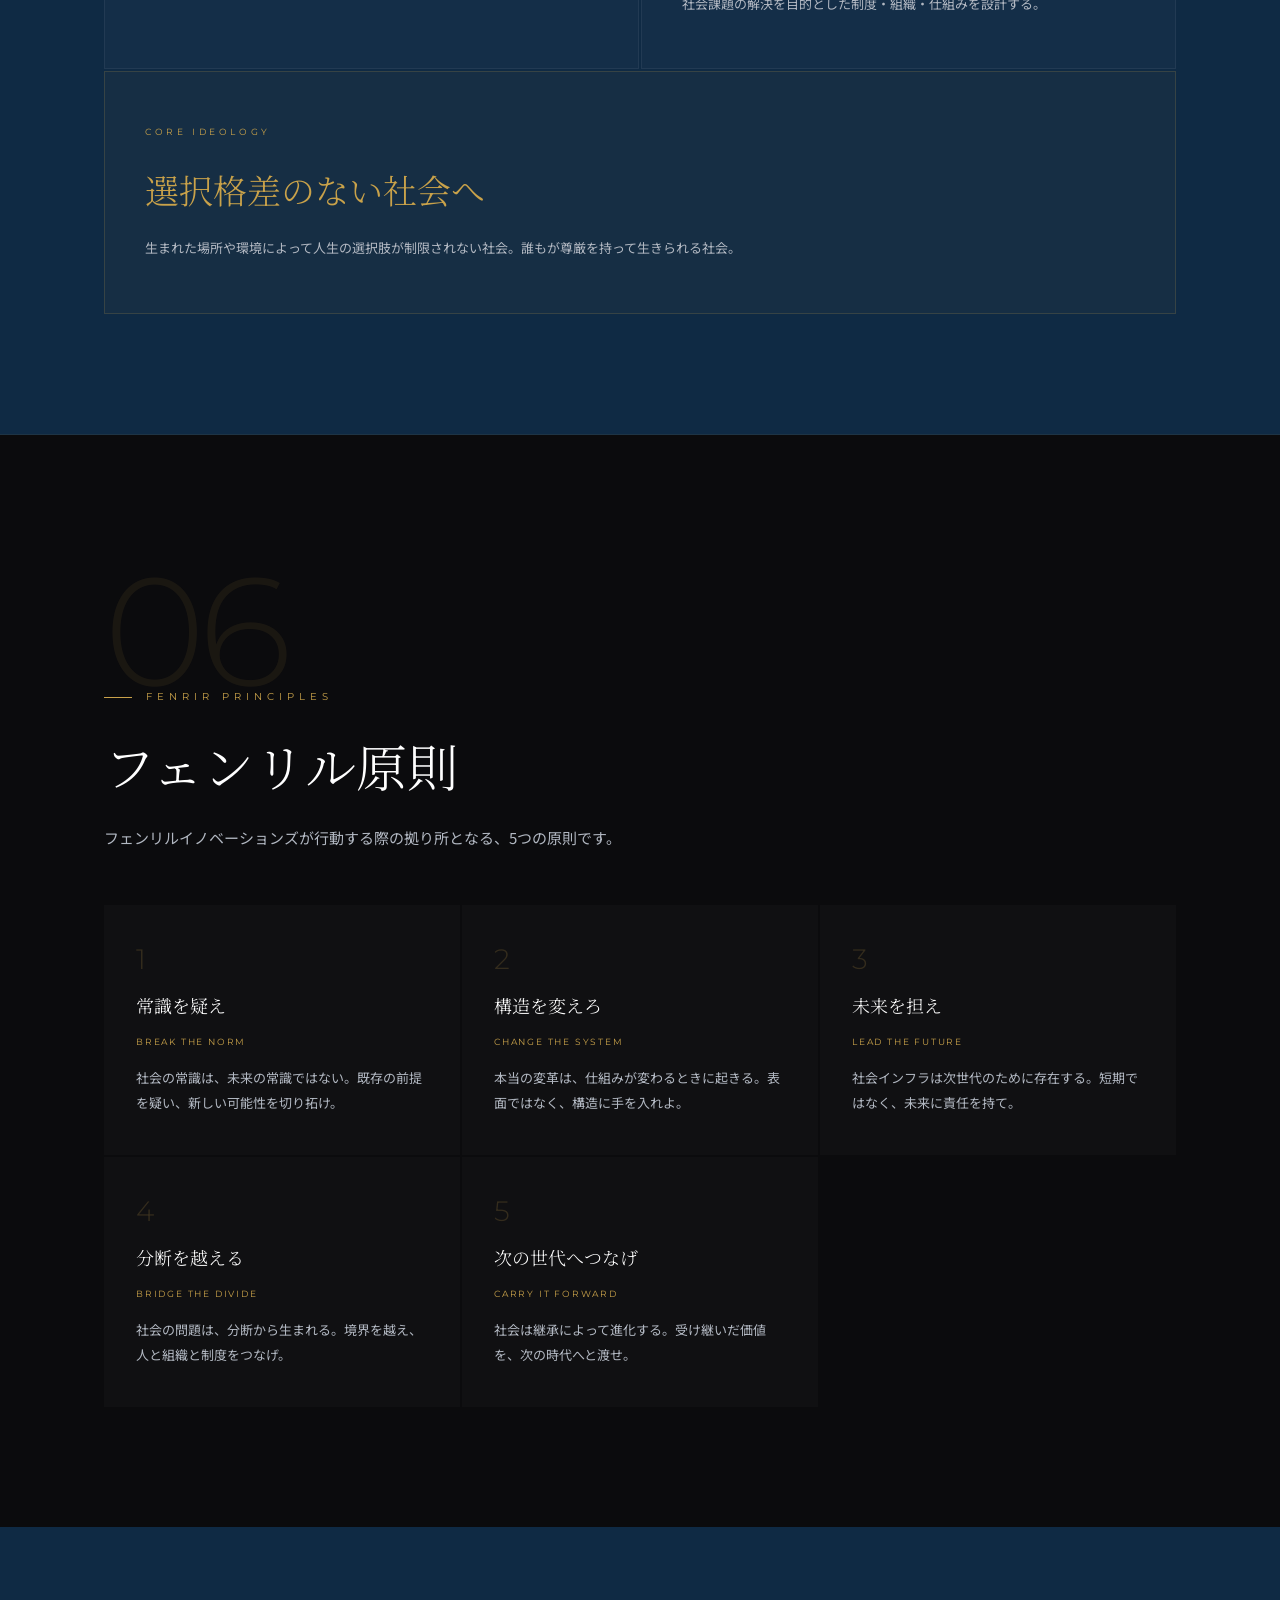
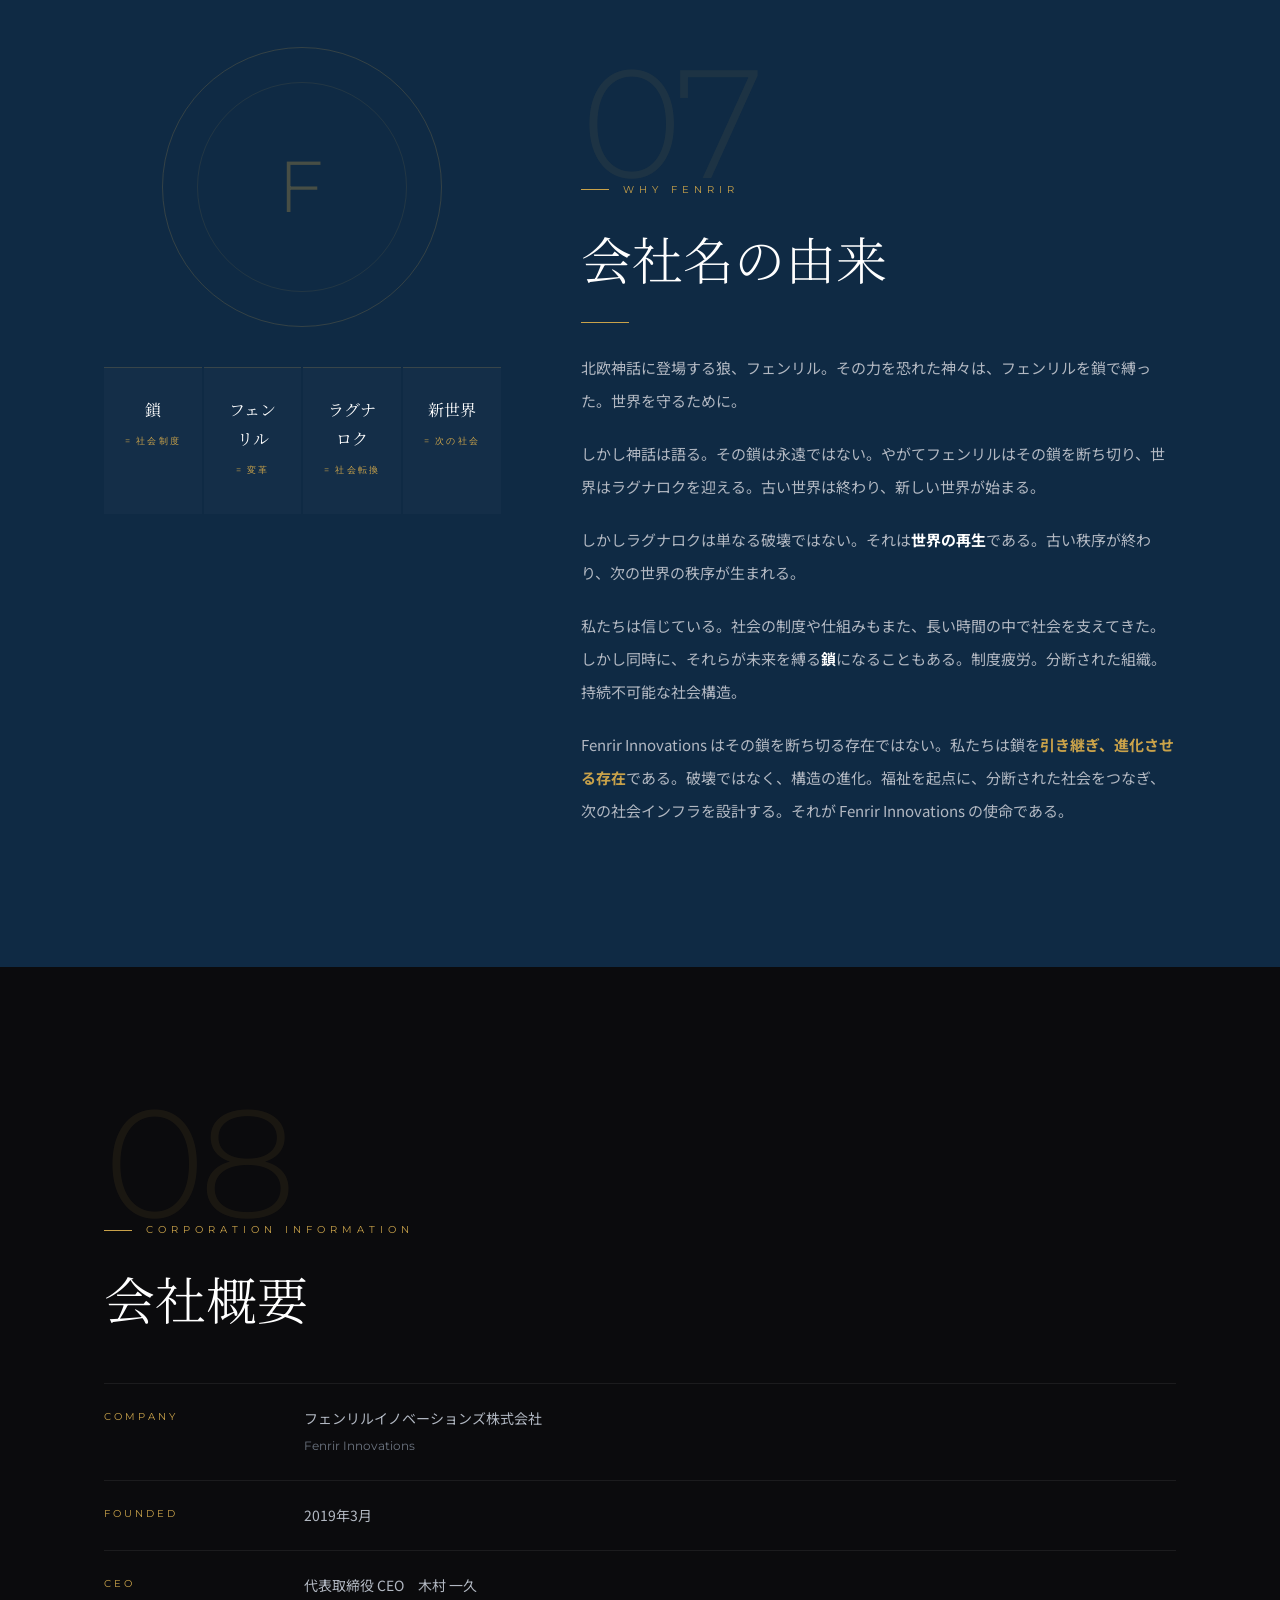
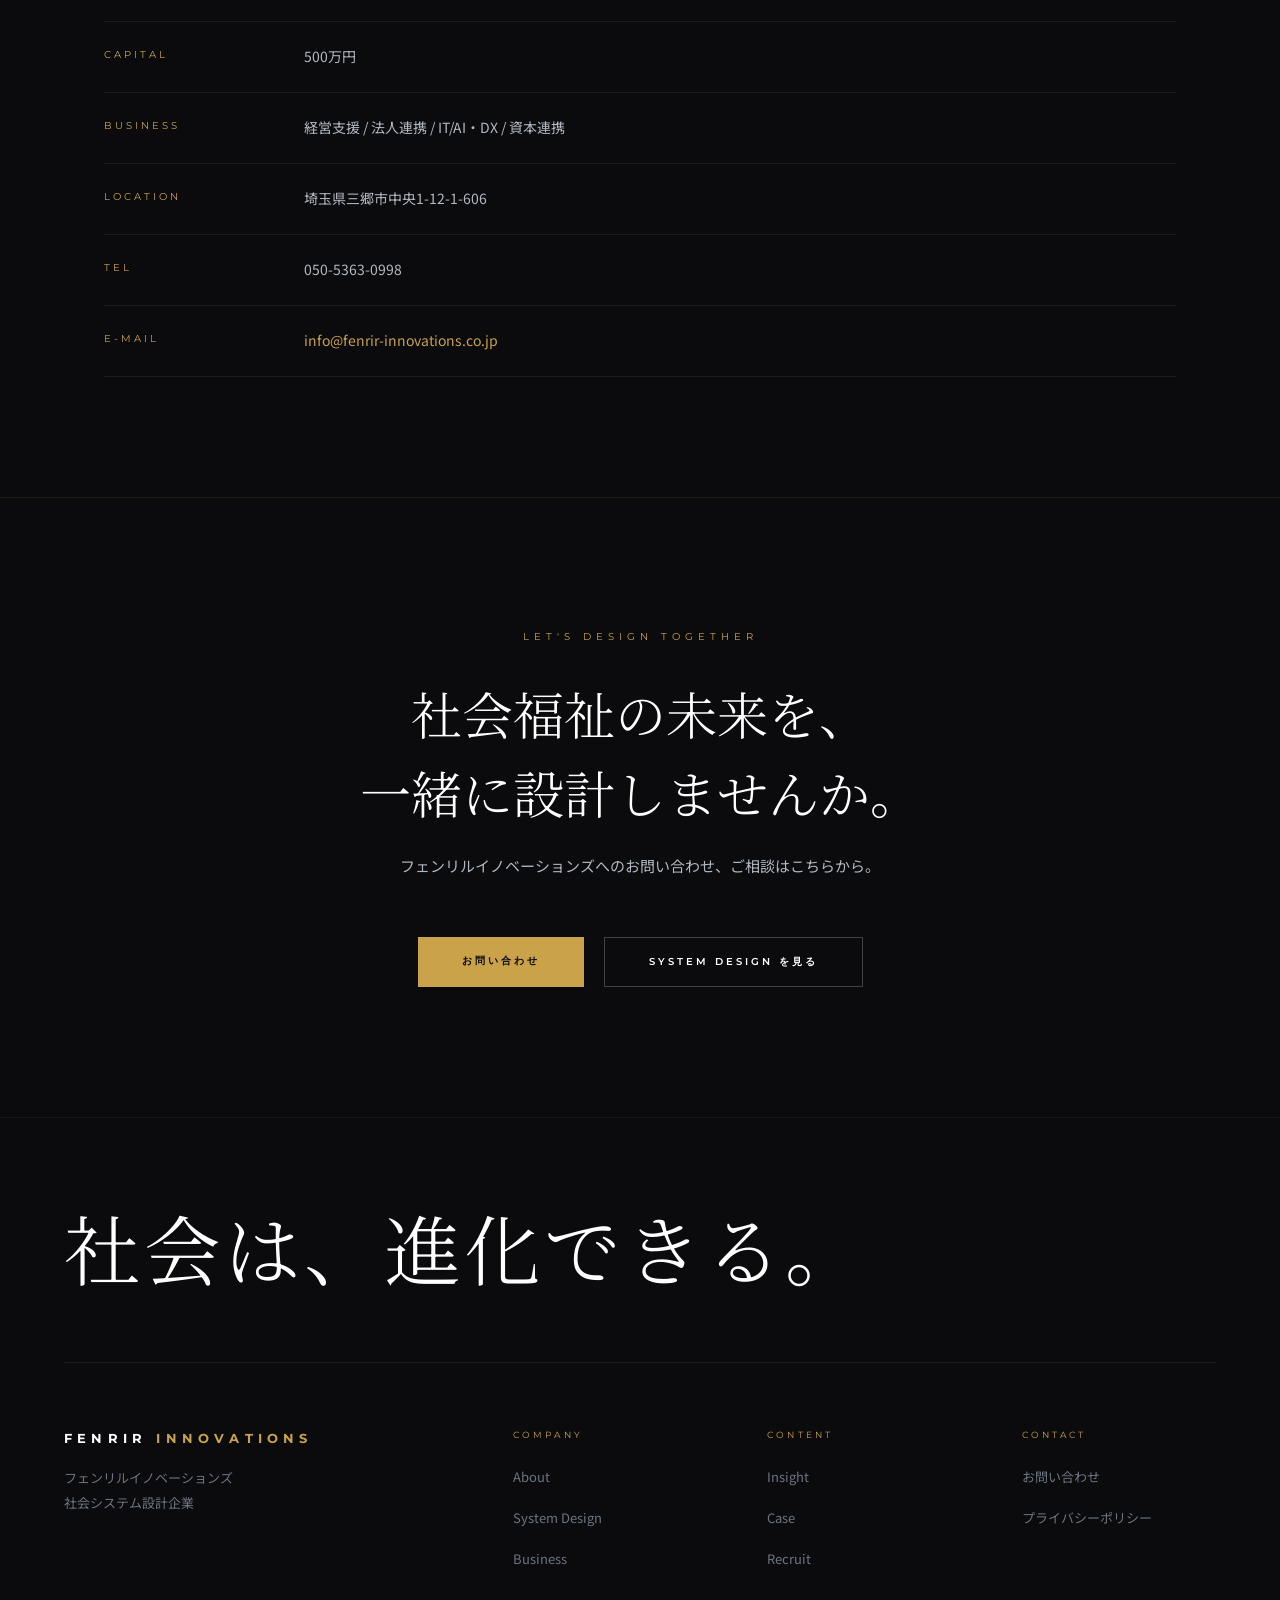
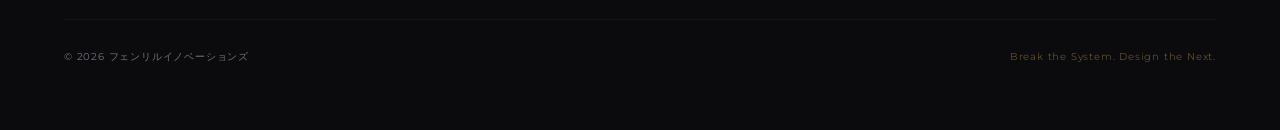
<file: about.html>
<!DOCTYPE html>
<html lang="ja">
<head>
  <meta charset="UTF-8">
  <meta name="viewport" content="width=device-width, initial-scale=1.0">
  <title>About | Fenrir Innovations</title>
  <meta name="description" content="フェンリルイノベーションズとは何者か。創業者ビジョン・社会課題・ビジョン・フェンリル原則・会社概要。">
  <link rel="preconnect" href="https://fonts.googleapis.com">
  <link rel="preconnect" href="https://fonts.gstatic.com" crossorigin>
  <link href="https://fonts.googleapis.com/css2?family=Noto+Serif+JP:wght@300;400;700&family=Noto+Sans+JP:wght@300;400;500&family=Montserrat:wght@300;400;600;700&display=swap" rel="stylesheet">
  <link rel="stylesheet" href="style.css">
  <style>
    /* ---- page-specific ---- */
    .ab-intro-layout { display: grid; grid-template-columns: 1fr 1.4fr; gap: 80px; align-items: start; }
    .ab-intro-num { font-family: var(--ff-en); font-size: clamp(80px,12vw,160px); font-weight: 300; color: rgba(201,162,74,0.08); line-height: 1; letter-spacing: -0.04em; margin-bottom: -20px; }

    /* Founder section */
    .ab-founder-layout { display: grid; grid-template-columns: 1fr 1fr; gap: 80px; align-items: start; }
    .ab-founder-photo { background: rgba(255,255,255,0.03); border: 1px solid rgba(255,255,255,0.08); min-height: 480px; display: flex; flex-direction: column; align-items: center; justify-content: center; gap: 16px; }
    .ab-founder-photo-name { font-family: var(--ff-jp); font-size: 16px; font-weight: 300; color: var(--white); }
    .ab-founder-photo-role { font-family: var(--ff-en); font-size: 10px; letter-spacing: 0.3em; color: var(--gold); text-transform: uppercase; }
    .ab-founder-text p { font-size: 14px; color: var(--silver); line-height: 2.2; margin-bottom: 16px; }
    .ab-founder-quote { margin-top: 32px; padding: 28px 32px; border-left: 2px solid var(--gold); }
    .ab-founder-quote-text { font-family: var(--ff-jp); font-size: clamp(14px,1.6vw,18px); font-weight: 300; color: var(--white); line-height: 1.9; }

    .ab-issues-grid { display: grid; grid-template-columns: 1fr 1fr; gap: 64px; align-items: center; }
    .ab-issues-stats { display: flex; flex-direction: column; gap: 2px; margin-top: 40px; }
    .ab-stat-row { display: flex; align-items: center; gap: 24px; padding: 20px 24px; background: rgba(255,255,255,0.03); border-left: 2px solid rgba(201,162,74,0.3); }
    .ab-stat-num { font-family: var(--ff-en); font-size: 40px; font-weight: 300; color: var(--gold); line-height: 1; min-width: 90px; }
    .ab-stat-desc { font-size: 13px; color: var(--silver); line-height: 1.75; }

    .ab-ssd-cols { display: grid; grid-template-columns: repeat(3,1fr); gap: 2px; margin-top: 52px; }
    .ab-ssd-card { padding: 48px 32px; background: rgba(255,255,255,0.02); border-top: 2px solid rgba(201,162,74,0.25); transition: 0.3s var(--ease); }
    .ab-ssd-card:hover { background: rgba(201,162,74,0.04); border-top-color: var(--gold); }
    .ab-ssd-num { font-family: var(--ff-en); font-size: 10px; letter-spacing: 0.35em; color: var(--gold); margin-bottom: 10px; }
    .ab-ssd-en { font-family: var(--ff-en); font-size: 9px; letter-spacing: 0.2em; color: var(--gray); text-transform: uppercase; margin-bottom: 16px; }
    .ab-ssd-title { font-size: 20px; font-family: var(--ff-jp); font-weight: 300; margin-bottom: 14px; }
    .ab-ssd-body { font-size: 13px; color: var(--silver); line-height: 1.9; }

    /* Mission / Vision cards */
    .mv-grid { display: grid; grid-template-columns: 1fr 1fr; gap: 2px; margin-top: 52px; }
    .mv-card { padding: 52px 40px; background: rgba(255,255,255,0.02); border: 1px solid rgba(255,255,255,0.06); }
    .mv-card.core { grid-column: 1 / -1; background: rgba(201,162,74,0.04); border-color: rgba(201,162,74,0.18); }
    .mv-card-type { font-family: var(--ff-en); font-size: 9px; letter-spacing: 0.4em; color: var(--gold); text-transform: uppercase; margin-bottom: 24px; }
    .mv-card-text { font-family: var(--ff-jp); font-size: clamp(18px,2.4vw,28px); font-weight: 300; color: var(--white); line-height: 1.55; margin-bottom: 20px; }
    .mv-card-sub { font-size: 13px; color: var(--silver); line-height: 1.85; }
    .mv-card.core .mv-card-text { font-size: clamp(20px,2.8vw,34px); color: var(--gold); }

    .ab-principles { display: grid; grid-template-columns: repeat(3,1fr); gap: 2px; margin-top: 52px; }
    .ab-principle { padding: 40px 32px; background: rgba(255,255,255,0.02); position: relative; transition: 0.3s var(--ease); }
    .ab-principle::before { content: ''; position: absolute; top: 0; left: 0; width: 0; height: 2px; background: var(--gold); transition: 0.4s var(--ease); }
    .ab-principle:hover::before { width: 100%; }
    .ab-principle:hover { background: rgba(201,162,74,0.04); }
    .ab-p-num { font-family: var(--ff-en); font-size: 28px; font-weight: 300; color: rgba(201,162,74,0.2); line-height: 1; margin-bottom: 16px; }
    .ab-p-title { font-size: 18px; font-family: var(--ff-jp); font-weight: 300; margin-bottom: 12px; }
    .ab-p-en { font-family: var(--ff-en); font-size: 9px; letter-spacing: 0.2em; color: var(--gold); text-transform: uppercase; margin-bottom: 16px; }
    .ab-p-body { font-size: 13px; color: var(--silver); line-height: 1.9; }

    .ab-name-layout { display: grid; grid-template-columns: 1fr 1.5fr; gap: 80px; align-items: start; }
    .ab-name-body p { font-size: 15px; color: var(--silver); line-height: 2.2; margin-bottom: 20px; }
    .fenrir-meaning { display: grid; grid-template-columns: repeat(4,1fr); gap: 2px; margin-top: 40px; }
    .fenrir-meaning-item { padding: 28px 20px; background: rgba(255,255,255,0.02); border-top: 1px solid rgba(201,162,74,0.2); text-align: center; }
    .fenrir-meaning-symbol { font-family: var(--ff-jp); font-size: 16px; color: var(--white); margin-bottom: 8px; }
    .fenrir-meaning-eq { font-family: var(--ff-en); font-size: 9px; color: var(--gold); letter-spacing: 0.25em; margin-bottom: 8px; }
    .fenrir-meaning-val { font-size: 13px; color: var(--silver); }

    .info-table { margin-top: 48px; border-top: 1px solid rgba(255,255,255,0.07); }
    .info-row { display: grid; grid-template-columns: 200px 1fr; border-bottom: 1px solid rgba(255,255,255,0.07); padding: 22px 0; }
    .info-key { font-family: var(--ff-en); font-size: 10px; letter-spacing: 0.3em; color: var(--gold); text-transform: uppercase; padding-right: 32px; align-self: start; margin-top: 2px; }
    .info-val { font-size: 14px; color: var(--silver); line-height: 1.85; }

    @media(max-width:1024px) {
      .ab-intro-layout,.ab-issues-grid,.ab-name-layout,.ab-founder-layout { grid-template-columns:1fr; gap:40px; }
      .ab-ssd-cols,.ab-principles { grid-template-columns:1fr 1fr; }
      .mv-grid { grid-template-columns:1fr; }
      .mv-card.core { grid-column:1; }
    }
    @media(max-width:768px) {
      .ab-ssd-cols,.ab-principles { grid-template-columns:1fr; }
      .info-row { grid-template-columns:1fr; gap:6px; }
      .fenrir-meaning { grid-template-columns:repeat(2,1fr); }
    }
  </style>
</head>
<body>

<header id="header">
  <div class="header-top">
    <a href="index.html" class="logo-new">
      <div class="logo-icon"><svg viewBox="0 0 44 44" fill="none" xmlns="http://www.w3.org/2000/svg" width="42" height="42">
          <circle cx="22" cy="22" r="20" stroke="rgba(255,255,255,0.85)" stroke-width="1.5"/>
          <circle cx="22" cy="22" r="13" stroke="rgba(255,255,255,0.3)" stroke-width="1"/>
          <path d="M22 9v6M22 29v6M9 22h6M29 22h6" stroke="rgba(255,255,255,0.5)" stroke-width="1.2" stroke-linecap="round"/>
          <path d="M13.5 13.5l4.2 4.2M26.3 26.3l4.2 4.2M30.5 13.5l-4.2 4.2M17.7 26.3l-4.2 4.2" stroke="rgba(255,255,255,0.3)" stroke-width="0.8" stroke-linecap="round"/>
          <circle cx="22" cy="22" r="3.5" fill="rgba(255,255,255,0.75)"/>
        </svg></div>
      <span class="logo-wordmark">Fenrir <em>Innovations</em></span>
    </a>
    <div class="header-center-tag">Social System Design Company</div>
    <div class="header-actions">
      <button class="header-search-btn" type="button" aria-label="検索">
        <svg viewBox="0 0 20 20" fill="none" width="18" height="18"><circle cx="8.5" cy="8.5" r="5.5" stroke="currentColor" stroke-width="1.5"/><path d="M13 13l4 4" stroke="currentColor" stroke-width="1.5" stroke-linecap="round"/></svg>
        <span>検索</span>
      </button>
      <a href="contact.html" class="header-cta-btn">
        <svg viewBox="0 0 20 16" fill="none" width="18" height="16"><rect x="1" y="1" width="18" height="14" rx="1" stroke="currentColor" stroke-width="1.5"/><path d="M1 3l9 7 9-7" stroke="currentColor" stroke-width="1.5" stroke-linecap="round"/></svg>
        <span>お問い合わせ</span>
      </a>
    </div>
    <div class="hamburger" id="hamburger"><span></span><span></span><span></span></div>
  </div>
  <nav class="header-nav">
    <a href="index.html">Home</a>
    <a href="about.html" class="active">About</a>
    <a href="system-design.html">System Design</a>
    <a href="business.html">Business</a>
    <a href="insight.html">Insight</a>
    <a href="case.html">Case</a>
    <a href="recruit.html">Recruit</a>
    <a href="contact.html" class="nav-contact">Contact</a>
  </nav>
</header>
<div class="mobile-nav" id="mobileNav">
  <a href="index.html">Home</a>
  <a href="about.html">About</a>
  <a href="system-design.html">System Design</a>
  <a href="business.html">Business</a>
  <a href="insight.html">Insight</a>
  <a href="case.html">Case</a>
  <a href="recruit.html">Recruit</a>
  <a href="contact.html">Contact</a>
</div>

<!-- PAGE HERO -->
<div class="page-hero">
  <div class="page-hero-inner">
    <div class="page-hero-lbl">About</div>
    <h1 class="page-hero-title">私たちとは、<br>何者か。</h1>
    <div class="page-hero-en">Who We Are</div>
  </div>
</div>

<!-- 01. BRAND STATEMENT -->
<section style="background:var(--navy);">
  <div class="container" style="padding-top:120px;padding-bottom:120px;">
    <div class="ab-intro-layout">
      <div>
        <div class="ab-intro-num">01</div>
        <div class="sec-label fu">Brand Statement</div>
        <h2 class="sec-heading fu">Fenrir Innovations<br>とは何か</h2>
        <div class="sec-divider fu"></div>
        <a href="system-design.html" class="link-more fu" style="margin-top:32px;display:inline-flex;">System Design を見る</a>
      </div>
      <div class="fu">
        <p class="sec-body" style="margin-bottom:32px; font-size:16px; line-height:2.1;">
          Fenrir Innovations は、<br>
          社会福祉ネットワークで社会インフラを構築する<br>
          <span style="color:var(--gold);">社会システム設計企業</span>である。
        </p>
        <p class="sec-body" style="margin-bottom:24px;">
          私たちは、個別の福祉施設を運営する会社ではない。社会福祉法人、医療法人、地域団体など分断された福祉組織をつなぎ、ネットワーク・データ・資本・経営を統合することで持続可能な地域福祉エコシステムを構築する。
        </p>
        <p class="sec-body">
          本部機能・営利部門を担う会社として、Fenrir Innovations は存在する。
        </p>
        <p style="font-family:var(--ff-en); font-size:14px; letter-spacing:0.1em; color:rgba(255,255,255,0.35); margin-top:36px;">Design the Society.</p>
      </div>
    </div>
  </div>
</section>

<!-- 02. 創業者ビジョン -->
<section style="background:var(--black);">
  <div class="container" style="padding-top:120px;padding-bottom:120px;">
    <div class="ab-founder-layout">
      <div class="ab-founder-photo fi">
        <div style="width:80px;height:80px;border-radius:50%;border:1px solid rgba(201,162,74,0.3);display:flex;align-items:center;justify-content:center;margin-bottom:20px;">
          <svg viewBox="0 0 40 40" fill="none" width="40" height="40"><circle cx="20" cy="14" r="7" stroke="rgba(255,255,255,0.4)" stroke-width="1.2"/><path d="M4 36c0-8.837 7.163-16 16-16s16 7.163 16 16" stroke="rgba(255,255,255,0.4)" stroke-width="1.2"/></svg>
        </div>
        <div class="ab-founder-photo-name">木村 一久</div>
        <div class="ab-founder-photo-role">Founder & CEO</div>
      </div>
      <div>
        <div class="ab-intro-num fu">02</div>
        <div class="sec-label fu">Fenrir Founder Vision</div>
        <h2 class="sec-heading fu">創業者</h2>
        <div class="sec-divider fu"></div>
        <div class="ab-founder-text fu">
          <p>私は幼い頃から、世界に少し違和感を感じていた。人と同じものを見ているはずなのに、どこか違う形で世界を理解している感覚があった。人の感情や空気よりも、社会の仕組みや構造の方がはっきりと見えていた。</p>
          <p>学生時代、福祉の現場で目にした光景がある。何十年も人生を生きてきた高齢者が幼稚園のように「ちゃん」付けで呼ばれる世界。障がいを持つ人たちが人としてではなく、管理される存在のように扱われる場面もあった。</p>
          <p>なぜ同じ人間なのに、尊厳の扱いがこれほど違うのか。その答えは、学生時代に読んだ障害者基本法で見つかった。</p>
        </div>
        <div class="ab-founder-quote fu">
          <p class="ab-founder-quote-text">障がいとは、個人の問題ではなく、社会との関係の中で生まれる。つまり、社会の構造が変われば、障がいの意味も変わる。</p>
        </div>
        <div class="ab-founder-text fu" style="margin-top:24px;">
          <p>私は人間工学を学び、人と社会の関係を構造として理解することを学んだ。社会の制度、組織、仕組み——それらは設計できる。そして設計された社会は人の人生を大きく変える。</p>
          <p>人を変えるのではなく、社会の仕組みを変える。すべての人が自立し、尊厳を持って生きられる社会を実現するために、社会システムを設計する。<span style="color:var(--gold);">それが Fenrir Innovations である。</span></p>
        </div>
      </div>
    </div>
  </div>
</section>

<!-- 03. 社会課題 -->
<section style="background:var(--navy);">
  <div class="container" style="padding-top:120px;padding-bottom:120px;">
    <div class="ab-issues-grid">
      <div>
        <div class="ab-intro-num">03</div>
        <div class="sec-label fu">Social Issues</div>
        <h2 class="sec-heading fu">社会課題</h2>
        <div class="sec-divider fu"></div>
        <p class="sec-body fu">
          日本の社会福祉は今、深刻な構造的危機に直面しています。少子高齢化の加速、介護人材の慢性的不足、法人経営の疲弊——これらは個別の問題ではなく、制度・組織・文化が複雑に絡み合った「構造問題」です。
        </p>
      </div>
      <div class="ab-issues-stats stg">
        <div class="ab-stat-row">
          <div class="ab-stat-num">70<span style="font-size:20px;">%</span></div>
          <div class="ab-stat-desc">の法人が深刻な人材不足に直面しており、<br>現場スタッフの疲弊が加速している</div>
        </div>
        <div class="ab-stat-row">
          <div class="ab-stat-num">40<span style="font-size:20px;">%</span></div>
          <div class="ab-stat-desc">の事業者で後継者が不在のまま、<br>経営者の高齢化が進んでいる</div>
        </div>
        <div class="ab-stat-row">
          <div class="ab-stat-num">60<span style="font-size:20px;">%</span></div>
          <div class="ab-stat-desc">の法人が早急な経営改善を必要とする状態にあり、<br>制度的な限界が露呈している</div>
        </div>
        <div class="ab-stat-row">
          <div class="ab-stat-num">2<span style="font-size:20px;">倍</span></div>
          <div class="ab-stat-desc">2040年までに介護需要は約2倍に拡大する一方、<br>担い手の供給は追いつかない見通し</div>
        </div>
      </div>
    </div>
  </div>
</section>

<!-- 04. 社会システム設計とは -->
<section style="background:var(--black);">
  <div class="container" style="padding-top:120px;padding-bottom:120px;">
    <div class="ab-intro-num fu">04</div>
    <div class="sec-label fu">What We Do</div>
    <h2 class="sec-heading fu">社会システム設計とは</h2>
    <p class="sec-body fu" style="max-width:760px;margin-top:8px;margin-bottom:0;">
      「社会システム設計」とは、個別の施設や法人を改善することではなく、それらをつなぎ、動かす「構造」そのものを設計し直すことです。制度・組織・インフラの三層を同時に再設計することで、持続可能な変革を実現します。
    </p>
    <div class="ab-ssd-cols stg">
      <div class="ab-ssd-card">
        <div class="ab-ssd-num">01</div>
        <div class="ab-ssd-en">Policy Redesign</div>
        <div class="ab-ssd-title">制度の再設計</div>
        <p class="ab-ssd-body">現行制度の構造的欠陥を特定し、持続可能な制度フレームワークとして再構築します。規制の隙間を埋め、法人が本来の使命に集中できる制度環境を設計します。</p>
      </div>
      <div class="ab-ssd-card">
        <div class="ab-ssd-num">02</div>
        <div class="ab-ssd-en">Organization Connection</div>
        <div class="ab-ssd-title">組織の接続</div>
        <p class="ab-ssd-body">孤立した社会福祉法人をネットワーク化し、資源・人材・ノウハウを共有できる仕組みを構築します。「競争」から「連携」へ、組織間の関係性を根本から変えます。</p>
      </div>
      <div class="ab-ssd-card">
        <div class="ab-ssd-num">03</div>
        <div class="ab-ssd-en">Infrastructure Build</div>
        <div class="ab-ssd-title">インフラの構築</div>
        <p class="ab-ssd-body">データ・資本・経営の三要素を統合したデジタルインフラを設計・実装します。現場の実態に即したテクノロジーで、持続可能な福祉基盤を構築します。</p>
      </div>
    </div>
  </div>
</section>

<!-- 05. ミッション・ビジョン -->
<section style="background:var(--navy);border-top:1px solid rgba(201,162,74,0.08);border-bottom:1px solid rgba(201,162,74,0.08);">
  <div class="container" style="padding-top:120px;padding-bottom:120px;">
    <div class="ab-intro-num fu">05</div>
    <div class="sec-label fu">Mission Statement</div>
    <h2 class="sec-heading fu">ミッション・ビジョン</h2>
    <p class="sec-body fu" style="max-width:680px;margin-top:8px;margin-bottom:0;">
      CORE IDEOLOGY
    </p>
    <div class="mv-grid stg">
      <div class="mv-card">
        <div class="mv-card-type">Vision</div>
        <div class="mv-card-text">社会システムを書き換える。</div>
        <p class="mv-card-sub">既存の制度・構造・常識を再設計し、持続可能な社会インフラを生み出す</p>
      </div>
      <div class="mv-card">
        <div class="mv-card-type">Mission</div>
        <div class="mv-card-text">持続可能な<br>社会インフラを創造する。</div>
        <p class="mv-card-sub">社会課題の解決を目的とした制度・組織・仕組みを設計する。</p>
      </div>
      <div class="mv-card core">
        <div class="mv-card-type">Core Ideology</div>
        <div class="mv-card-text">選択格差のない社会へ</div>
        <p class="mv-card-sub">生まれた場所や環境によって人生の選択肢が制限されない社会。誰もが尊厳を持って生きられる社会。</p>
      </div>
    </div>
  </div>
</section>

<!-- 06. フェンリル原則 -->
<section style="background:var(--black);">
  <div class="container" style="padding-top:120px;padding-bottom:120px;">
    <div class="ab-intro-num fu">06</div>
    <div class="sec-label fu">Fenrir Principles</div>
    <h2 class="sec-heading fu">フェンリル原則</h2>
    <p class="sec-body fu" style="max-width:680px;margin-top:8px;margin-bottom:0;">
      フェンリルイノベーションズが行動する際の拠り所となる、5つの原則です。
    </p>
    <div class="ab-principles stg">
      <div class="ab-principle">
        <div class="ab-p-num">1</div>
        <div class="ab-p-title">常識を疑え</div>
        <div class="ab-p-en">Break the Norm</div>
        <p class="ab-p-body">社会の常識は、未来の常識ではない。既存の前提を疑い、新しい可能性を切り拓け。</p>
      </div>
      <div class="ab-principle">
        <div class="ab-p-num">2</div>
        <div class="ab-p-title">構造を変えろ</div>
        <div class="ab-p-en">Change the System</div>
        <p class="ab-p-body">本当の変革は、仕組みが変わるときに起きる。表面ではなく、構造に手を入れよ。</p>
      </div>
      <div class="ab-principle">
        <div class="ab-p-num">3</div>
        <div class="ab-p-title">未来を担え</div>
        <div class="ab-p-en">Lead the Future</div>
        <p class="ab-p-body">社会インフラは次世代のために存在する。短期ではなく、未来に責任を持て。</p>
      </div>
      <div class="ab-principle">
        <div class="ab-p-num">4</div>
        <div class="ab-p-title">分断を越える</div>
        <div class="ab-p-en">Bridge the Divide</div>
        <p class="ab-p-body">社会の問題は、分断から生まれる。境界を越え、人と組織と制度をつなげ。</p>
      </div>
      <div class="ab-principle">
        <div class="ab-p-num">5</div>
        <div class="ab-p-title">次の世代へつなげ</div>
        <div class="ab-p-en">Carry It Forward</div>
        <p class="ab-p-body">社会は継承によって進化する。受け継いだ価値を、次の時代へと渡せ。</p>
      </div>
    </div>
  </div>
</section>

<!-- 07. 会社名の由来 -->
<section style="background:var(--navy);">
  <div class="container" style="padding-top:120px;padding-bottom:120px;">
    <div class="ab-name-layout">
      <div class="fi">
        <div style="width:280px;height:280px;border-radius:50%;border:1px solid rgba(201,162,74,0.2);display:flex;align-items:center;justify-content:center;position:relative;margin:0 auto;">
          <div style="position:absolute;width:210px;height:210px;border-radius:50%;border:1px solid rgba(201,162,74,0.1);"></div>
          <span style="font-family:var(--ff-en);font-size:72px;font-weight:300;color:rgba(201,162,74,0.3);letter-spacing:0.05em;z-index:1;">F</span>
        </div>
        <div class="fenrir-meaning" style="margin-top:40px;">
          <div class="fenrir-meaning-item">
            <div class="fenrir-meaning-symbol">鎖</div>
            <div class="fenrir-meaning-eq">= 社会制度</div>
          </div>
          <div class="fenrir-meaning-item">
            <div class="fenrir-meaning-symbol">フェンリル</div>
            <div class="fenrir-meaning-eq">= 変革</div>
          </div>
          <div class="fenrir-meaning-item">
            <div class="fenrir-meaning-symbol">ラグナロク</div>
            <div class="fenrir-meaning-eq">= 社会転換</div>
          </div>
          <div class="fenrir-meaning-item">
            <div class="fenrir-meaning-symbol">新世界</div>
            <div class="fenrir-meaning-eq">= 次の社会</div>
          </div>
        </div>
      </div>
      <div>
        <div class="ab-intro-num fu">07</div>
        <div class="sec-label fu">Why Fenrir</div>
        <h2 class="sec-heading fu">会社名の由来</h2>
        <div class="sec-divider fu"></div>
        <div class="ab-name-body fu">
          <p>北欧神話に登場する狼、フェンリル。その力を恐れた神々は、フェンリルを鎖で縛った。世界を守るために。</p>
          <p>しかし神話は語る。その鎖は永遠ではない。やがてフェンリルはその鎖を断ち切り、世界はラグナロクを迎える。古い世界は終わり、新しい世界が始まる。</p>
          <p>しかしラグナロクは単なる破壊ではない。それは<strong style="color:var(--white);">世界の再生</strong>である。古い秩序が終わり、次の世界の秩序が生まれる。</p>
          <p>私たちは信じている。社会の制度や仕組みもまた、長い時間の中で社会を支えてきた。しかし同時に、それらが未来を縛る<strong style="color:var(--white);">鎖</strong>になることもある。制度疲労。分断された組織。持続不可能な社会構造。</p>
          <p>Fenrir Innovations はその鎖を断ち切る存在ではない。私たちは鎖を<strong style="color:var(--gold);">引き継ぎ、進化させる存在</strong>である。破壊ではなく、構造の進化。福祉を起点に、分断された社会をつなぎ、次の社会インフラを設計する。それが Fenrir Innovations の使命である。</p>
        </div>
      </div>
    </div>
  </div>
</section>

<!-- 08. 会社概要 -->
<section style="background:var(--black);">
  <div class="container" style="padding-top:120px;padding-bottom:120px;">
    <div class="ab-intro-num fu">08</div>
    <div class="sec-label fu">Corporation Information</div>
    <h2 class="sec-heading fu">会社概要</h2>
    <div class="info-table fu">
      <div class="info-row">
        <div class="info-key">Company</div>
        <div class="info-val">フェンリルイノベーションズ株式会社<br><span style="font-family:var(--ff-en);font-size:12px;color:var(--gray);">Fenrir Innovations</span></div>
      </div>
      <div class="info-row">
        <div class="info-key">Founded</div>
        <div class="info-val">2019年3月</div>
      </div>
      <div class="info-row">
        <div class="info-key">CEO</div>
        <div class="info-val">代表取締役 CEO　木村 一久</div>
      </div>
      <div class="info-row">
        <div class="info-key">Capital</div>
        <div class="info-val">500万円</div>
      </div>
      <div class="info-row">
        <div class="info-key">Business</div>
        <div class="info-val">経営支援 / 法人連携 / IT/AI・DX / 資本連携</div>
      </div>
      <div class="info-row">
        <div class="info-key">Location</div>
        <div class="info-val">埼玉県三郷市中央1-12-1-606</div>
      </div>
      <div class="info-row">
        <div class="info-key">TEL</div>
        <div class="info-val">050-5363-0998</div>
      </div>
      <div class="info-row">
        <div class="info-key">E-mail</div>
        <div class="info-val"><a href="mailto:info@fenrir-innovations.co.jp" style="color:var(--gold);">info@fenrir-innovations.co.jp</a></div>
      </div>
    </div>
  </div>
</section>

<!-- CTA -->
<section class="s-cta">
  <div class="wrap">
    <div class="cta-en fu">Let's Design Together</div>
    <h2 class="cta-title fu">社会福祉の未来を、<br>一緒に設計しませんか。</h2>
    <p class="cta-sub fu">フェンリルイノベーションズへのお問い合わせ、ご相談はこちらから。</p>
    <div class="hero-btns fu">
      <a href="contact.html" class="btn btn-gold">お問い合わせ</a>
      <a href="system-design.html" class="btn btn-line">System Design を見る</a>
    </div>
  </div>
</section>

<footer>
  <div class="foot-tagline-wrap">
    <p class="foot-tagline-large">社会は、進化できる。</p>
  </div>
  <div class="foot-wrap">
    <div class="foot-brand">
      <a href="index.html" class="logo">FENRIR <span>INNOVATIONS</span></a>
      <p>フェンリルイノベーションズ<br>社会システム設計企業</p>
    </div>
    <div class="foot-col">
      <div class="foot-col-title">Company</div>
      <ul><li><a href="about.html">About</a></li><li><a href="system-design.html">System Design</a></li><li><a href="business.html">Business</a></li></ul>
    </div>
    <div class="foot-col">
      <div class="foot-col-title">Content</div>
      <ul><li><a href="insight.html">Insight</a></li><li><a href="case.html">Case</a></li><li><a href="recruit.html">Recruit</a></li></ul>
    </div>
    <div class="foot-col">
      <div class="foot-col-title">Contact</div>
      <ul><li><a href="contact.html">お問い合わせ</a></li><li><a href="#">プライバシーポリシー</a></li></ul>
    </div>
  </div>
  <div class="foot-bottom">
    <span>© 2026 フェンリルイノベーションズ</span>
    <span class="foot-tagline">Break the System. Design the Next.</span>
  </div>
</footer>
<script src="script.js"></script>
</body>
</html>
</file>
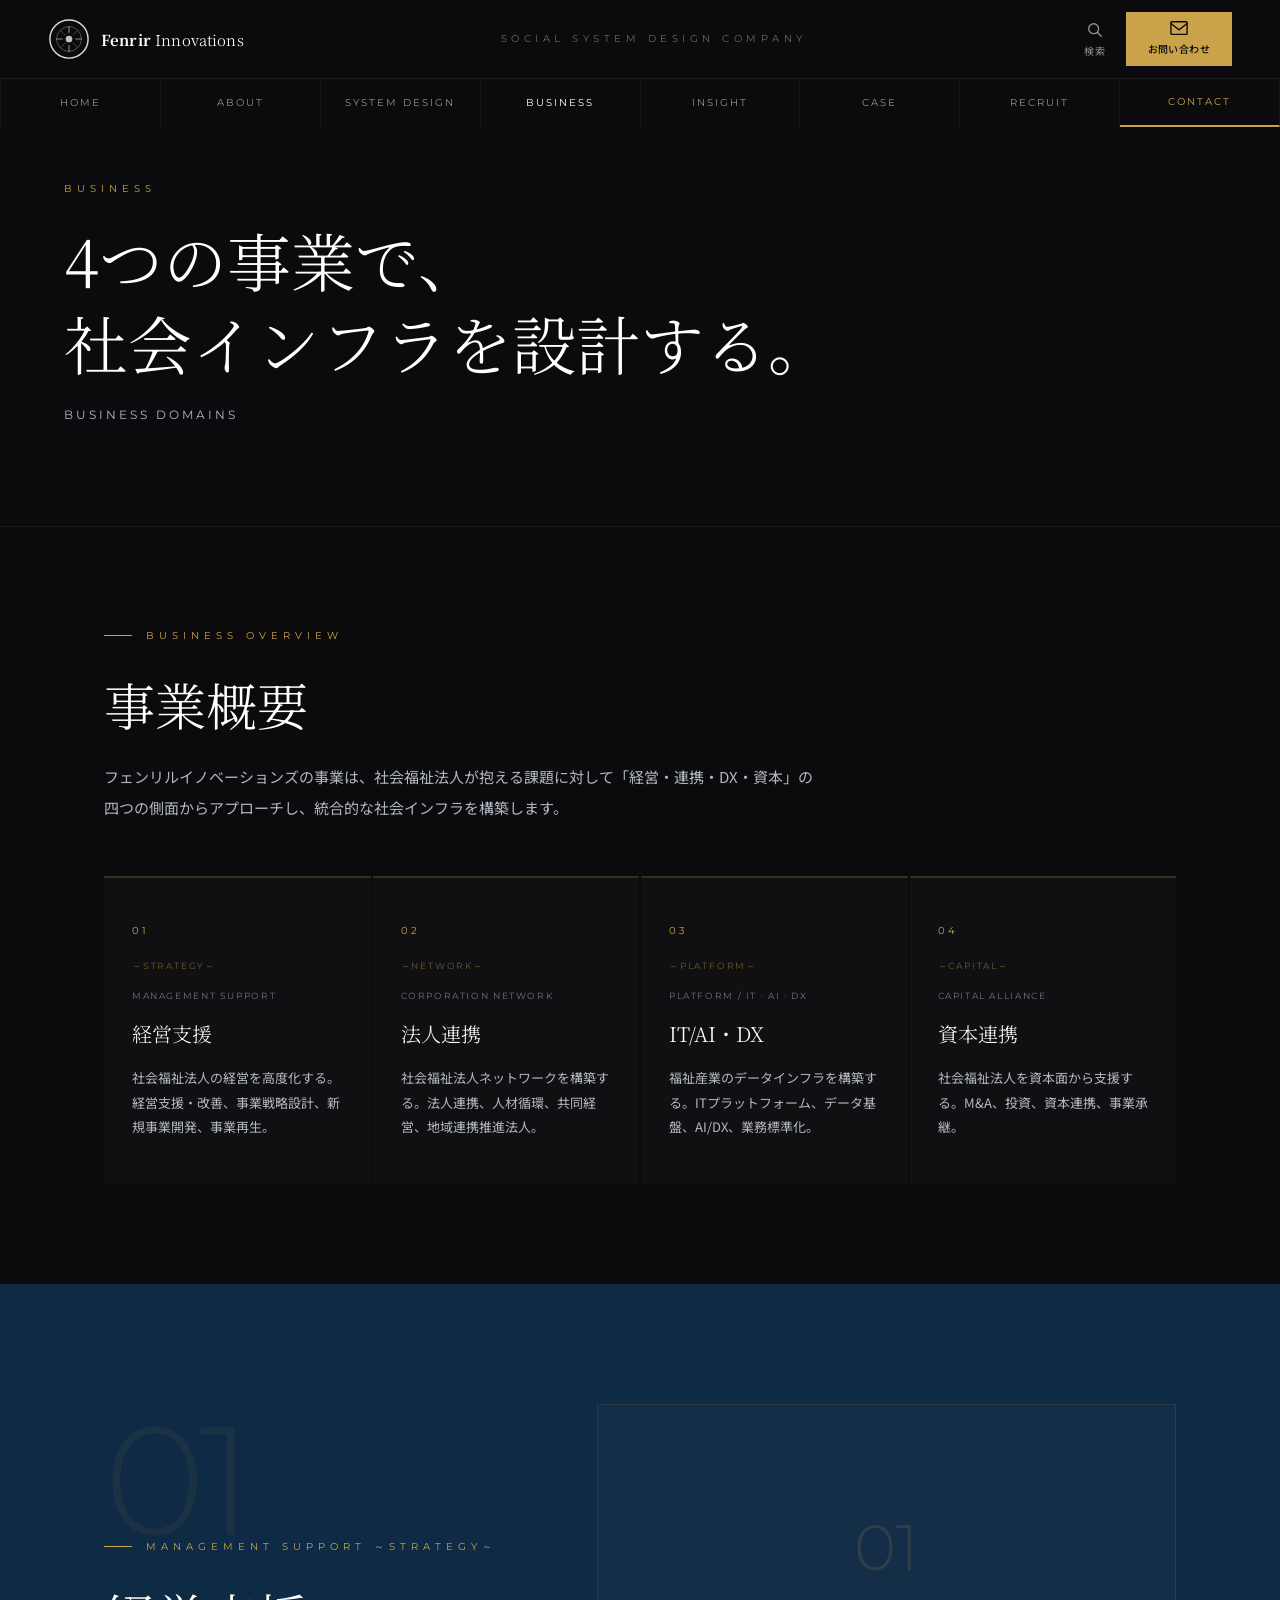
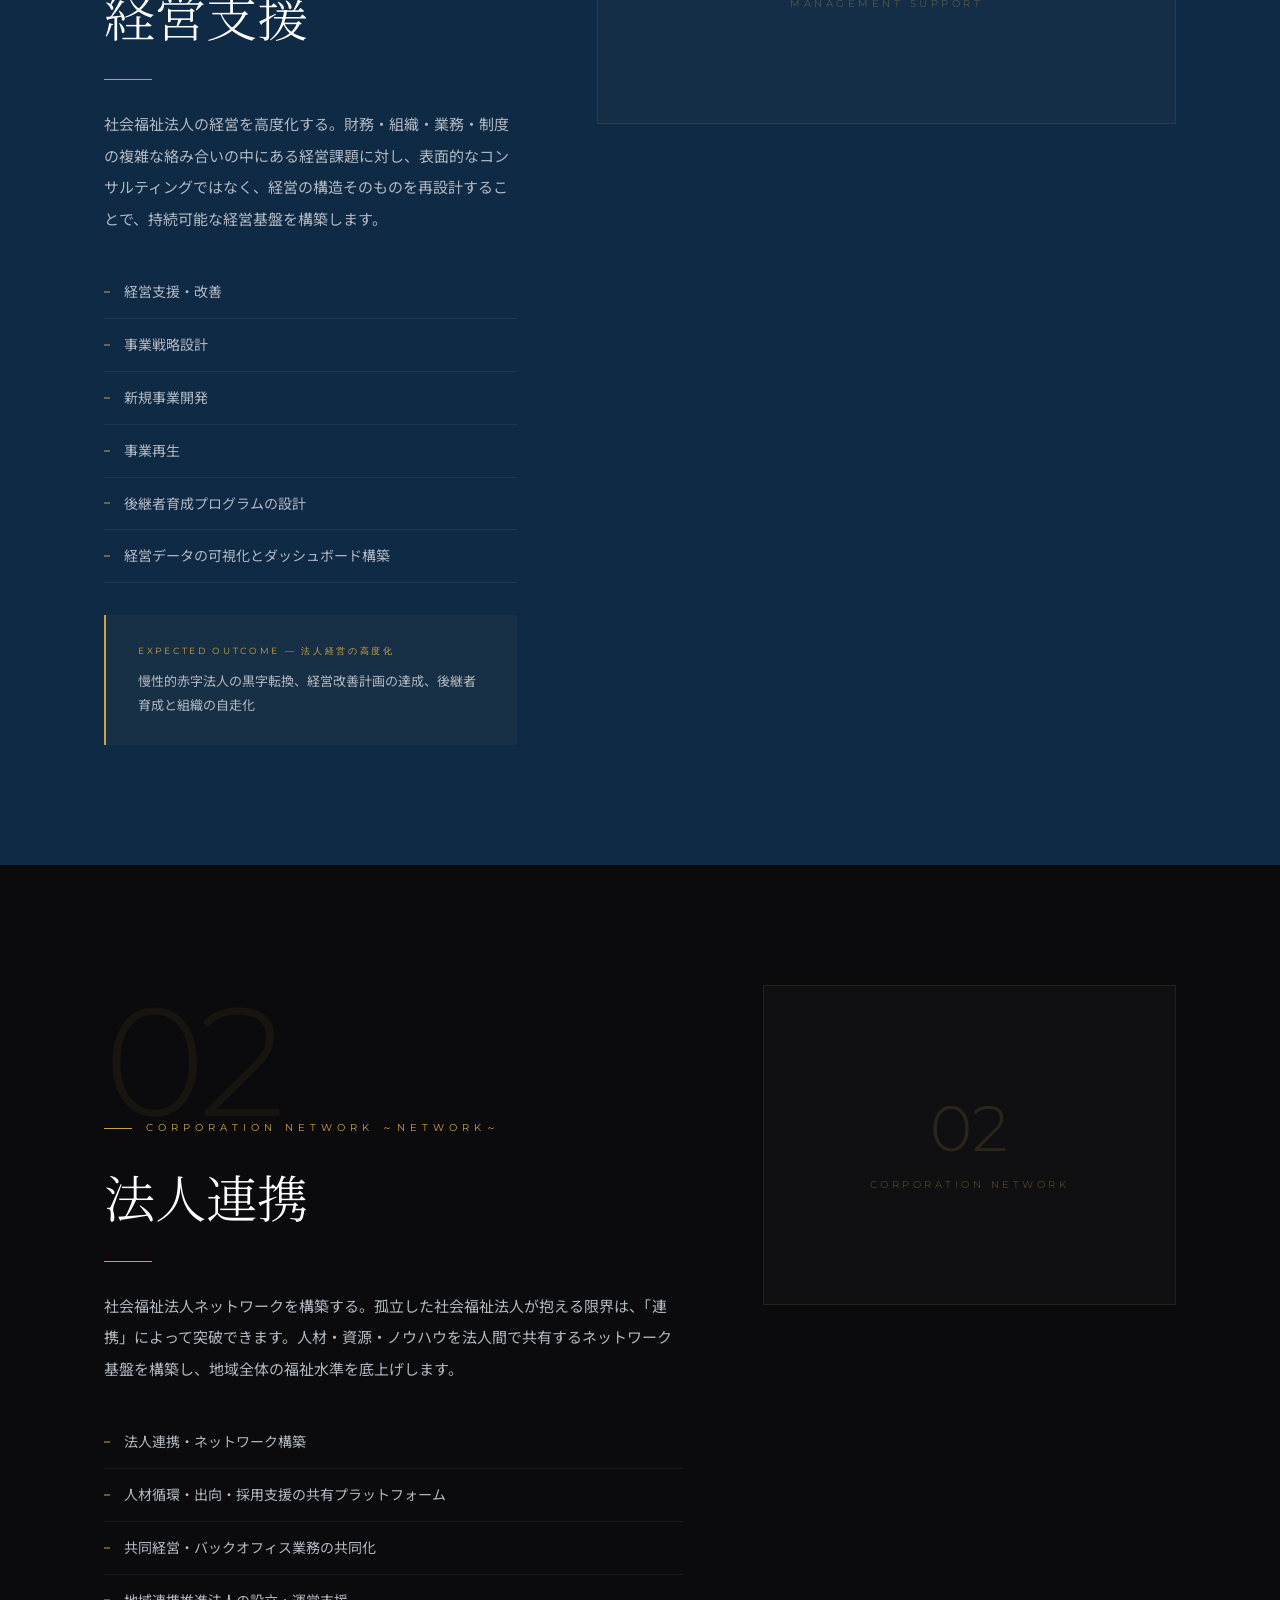
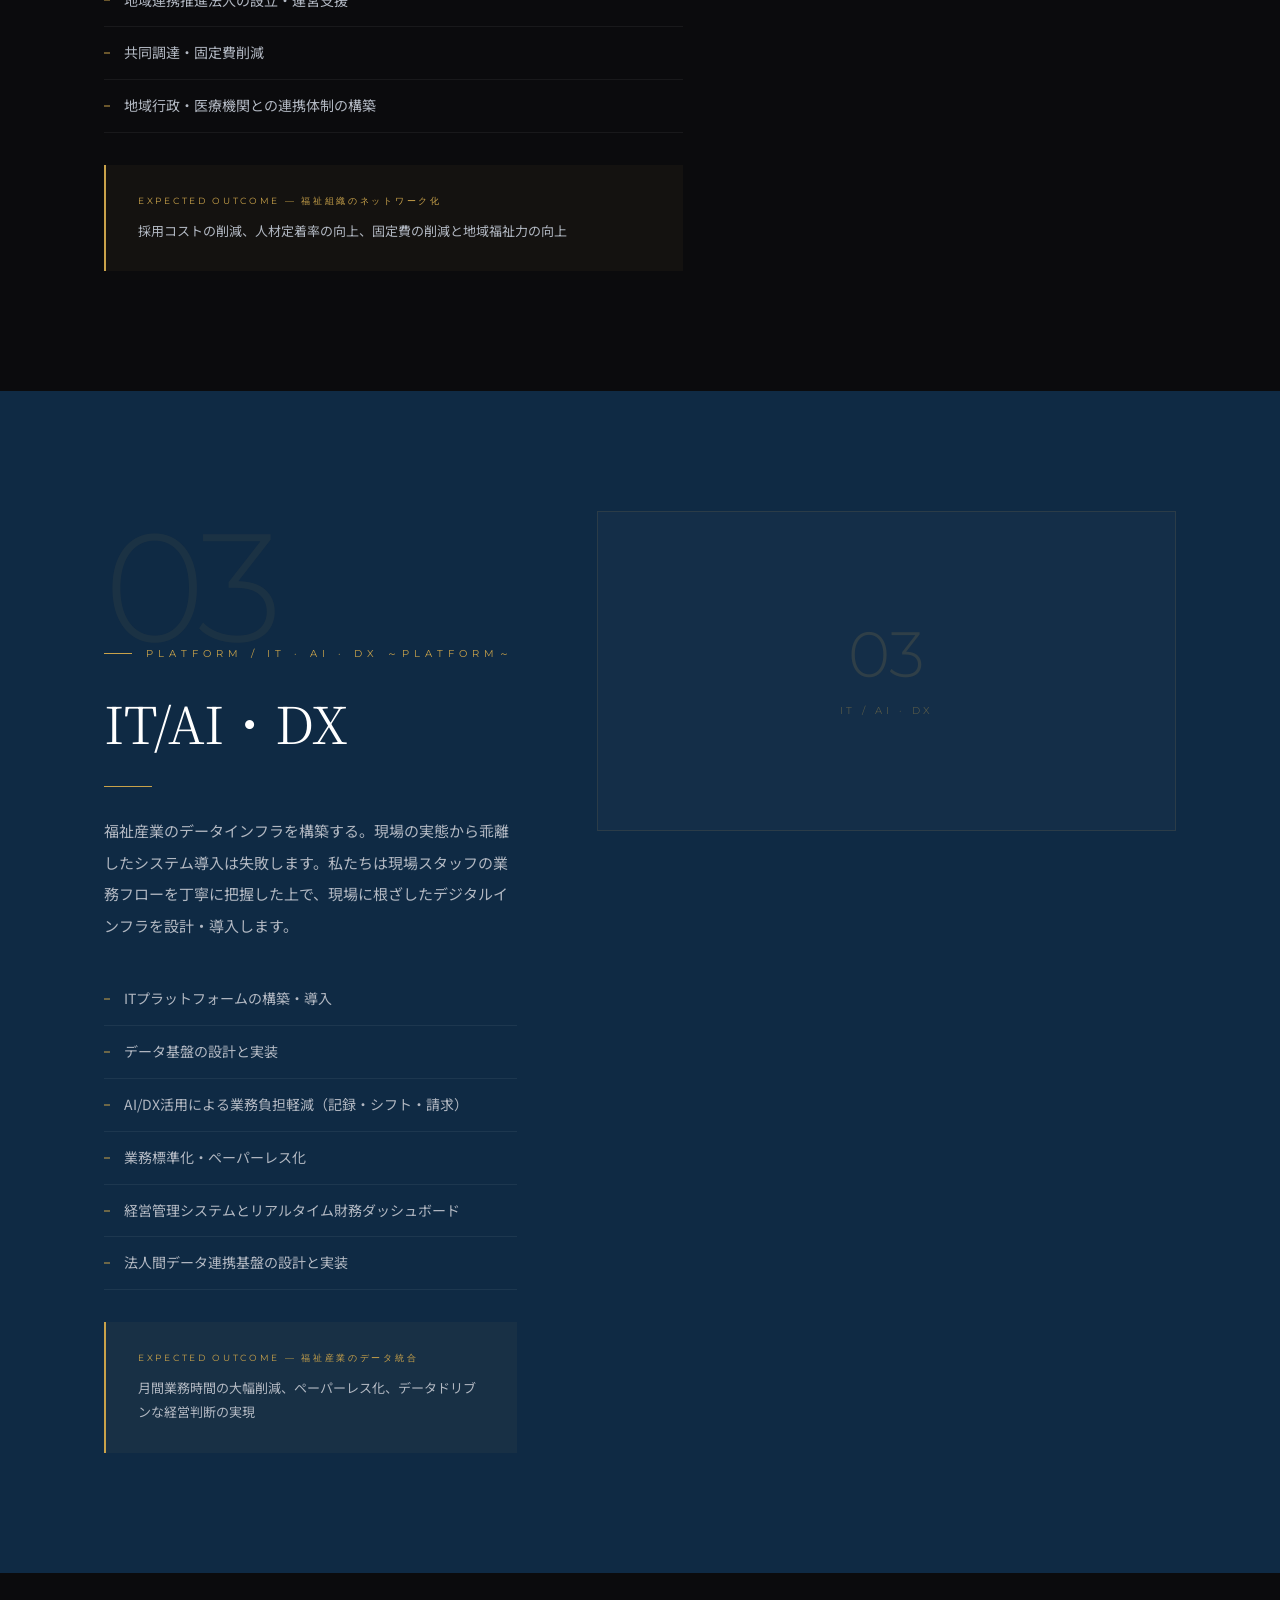
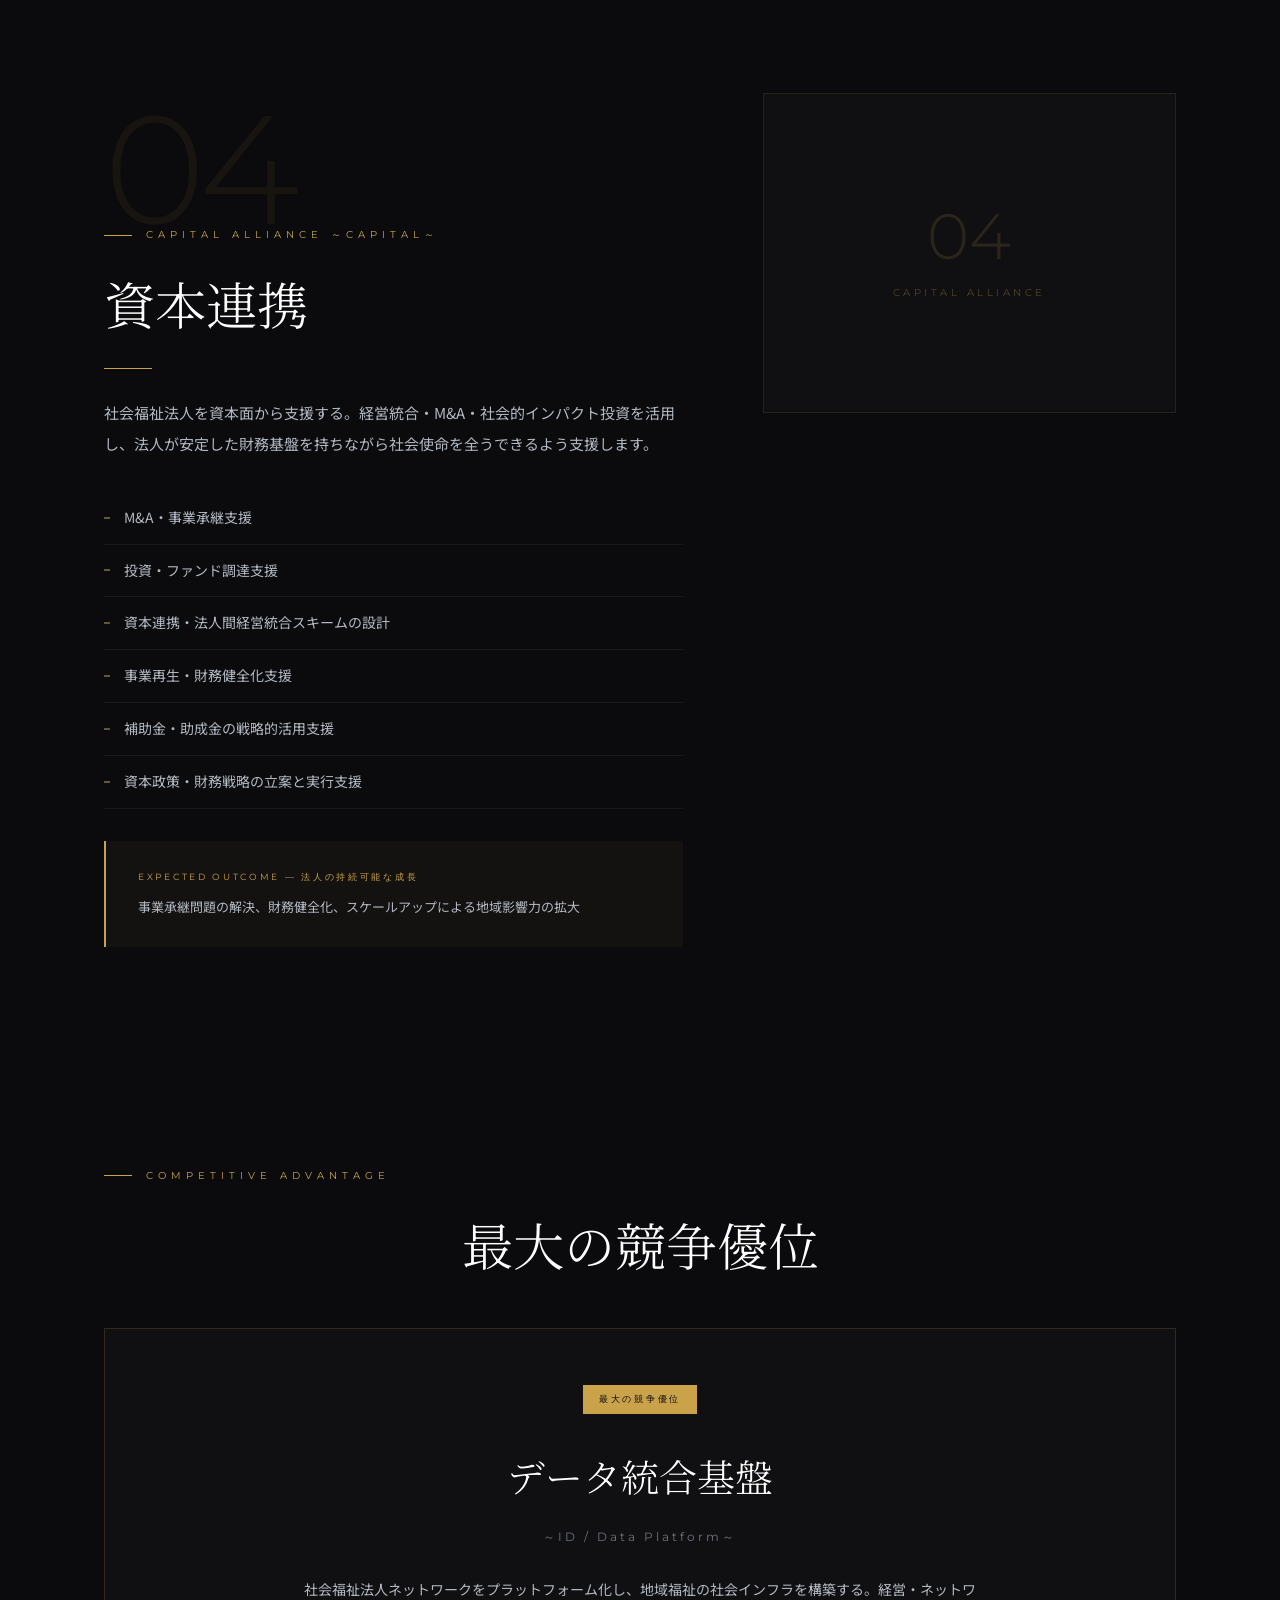
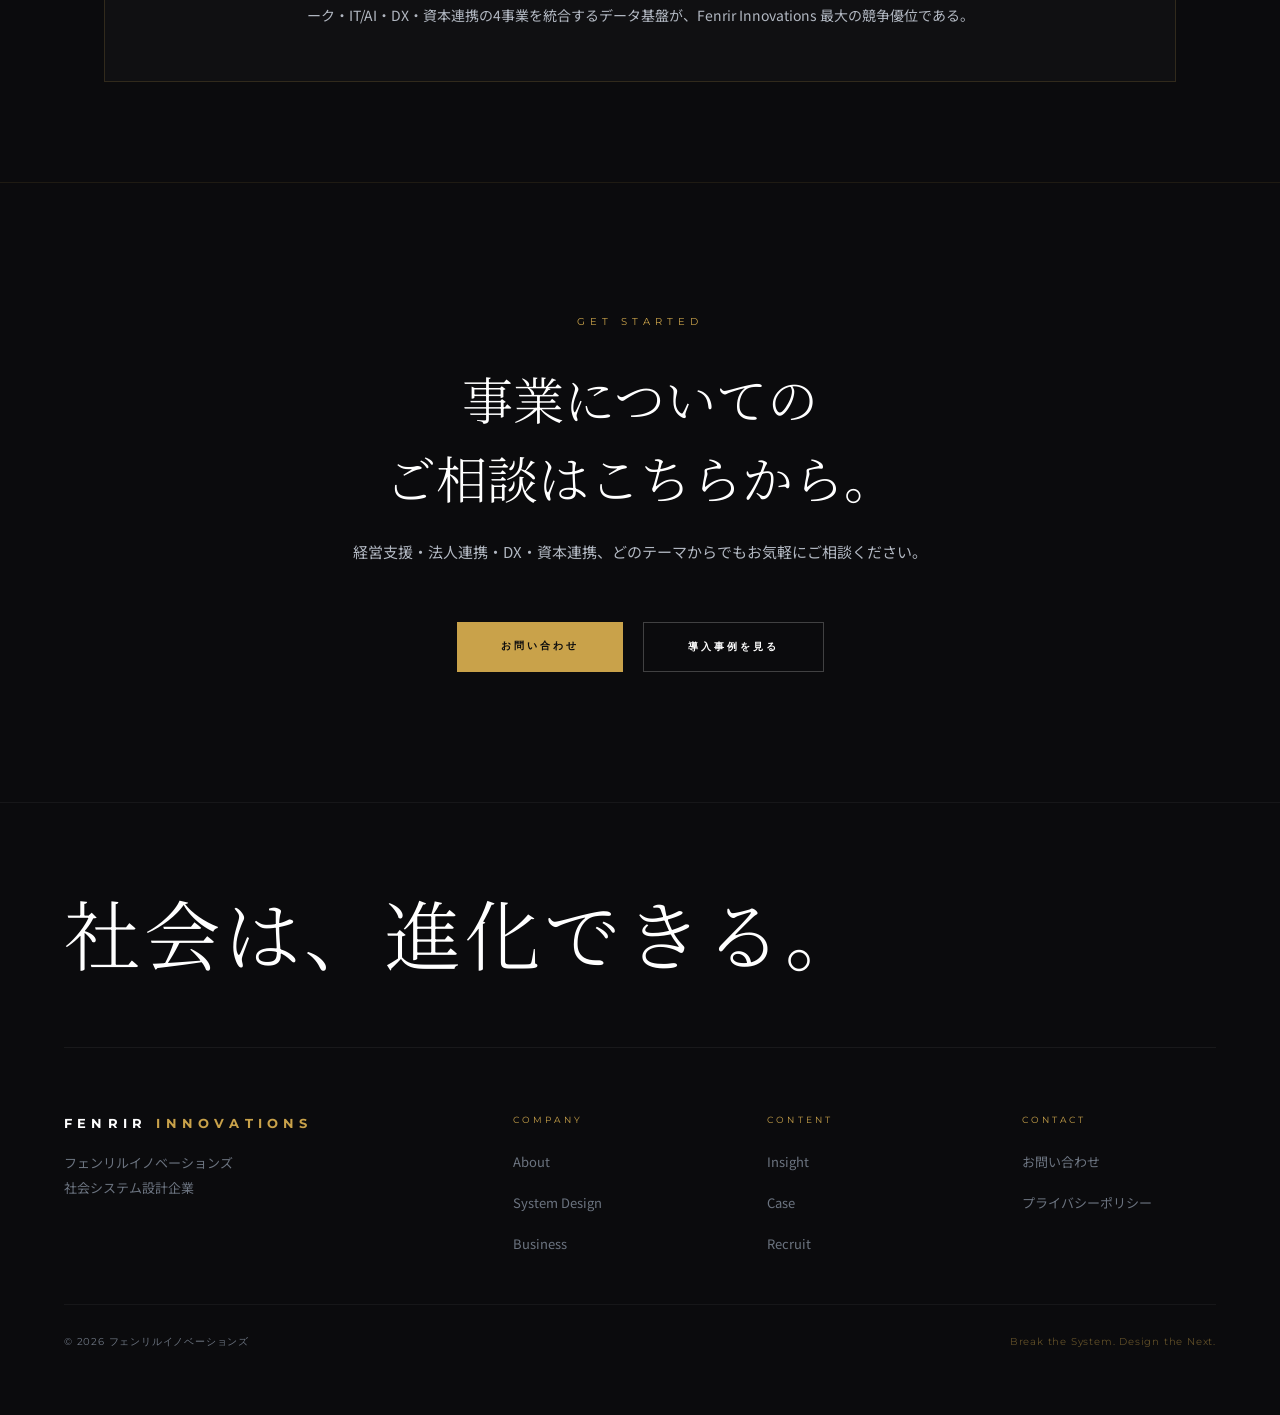
<file: business.html>
<!DOCTYPE html>
<html lang="ja">
<head>
  <meta charset="UTF-8">
  <meta name="viewport" content="width=device-width, initial-scale=1.0">
  <title>Business | Fenrir Innovations</title>
  <meta name="description" content="経営支援・法人連携・IT/AI・DX・資本連携。フェンリルイノベーションズの4つの事業領域。">
  <link rel="preconnect" href="https://fonts.googleapis.com">
  <link rel="preconnect" href="https://fonts.gstatic.com" crossorigin>
  <link href="https://fonts.googleapis.com/css2?family=Noto+Serif+JP:wght@300;400;700&family=Noto+Sans+JP:wght@300;400;500&family=Montserrat:wght@300;400;600;700&display=swap" rel="stylesheet">
  <link rel="stylesheet" href="style.css">
  <style>
    .biz-sec-num { font-family:var(--ff-en); font-size:clamp(80px,12vw,160px); font-weight:300; color:rgba(201,162,74,0.07); line-height:1; letter-spacing:-0.04em; margin-bottom:-20px; }
    /* Overview 4-card grid */
    .biz-overview-grid { display:grid; grid-template-columns:repeat(4,1fr); gap:2px; margin-top:52px; }
    .biz-overview-card { padding:44px 28px; background:rgba(255,255,255,0.02); border-top:2px solid rgba(201,162,74,0.2); transition:0.3s var(--ease); cursor:pointer; display:flex; flex-direction:column; }
    .biz-overview-card:hover { border-top-color:var(--gold); background:rgba(201,162,74,0.04); transform:translateY(-4px); }
    .biz-ov-num { font-family:var(--ff-en); font-size:10px; color:var(--gold); letter-spacing:0.3em; margin-bottom:18px; }
    .biz-ov-en { font-family:var(--ff-en); font-size:9px; letter-spacing:0.18em; color:var(--gray); text-transform:uppercase; margin-bottom:12px; }
    .biz-ov-title { font-size:20px; font-family:var(--ff-jp); font-weight:300; margin-bottom:14px; }
    .biz-ov-body { font-size:13px; color:var(--silver); line-height:1.9; flex:1; }

    /* Detail section — alternating layout */
    .biz-detail { display:grid; grid-template-columns:1fr 1.4fr; gap:80px; align-items:start; }
    .biz-detail.rev { grid-template-columns:1.4fr 1fr; }
    .biz-detail.rev .biz-detail-left { order:2; }
    .biz-detail.rev .biz-detail-right { order:1; }
    .biz-detail-num { font-family:var(--ff-en); font-size:clamp(80px,10vw,130px); font-weight:300; color:rgba(201,162,74,0.06); line-height:1; letter-spacing:-0.04em; margin-bottom:-16px; }
    .biz-services { list-style:none; margin-top:32px; display:flex; flex-direction:column; gap:0; }
    .biz-services li { font-size:14px; color:var(--silver); padding:14px 0 14px 20px; border-bottom:1px solid rgba(255,255,255,0.06); position:relative; line-height:1.7; }
    .biz-services li::before { content:''; position:absolute; left:0; top:50%; transform:translateY(-50%); width:6px; height:1px; background:var(--gold); }
    .biz-outcome { margin-top:32px; padding:28px 32px; background:rgba(201,162,74,0.05); border-left:2px solid var(--gold); }
    .biz-outcome-label { font-family:var(--ff-en); font-size:9px; letter-spacing:0.3em; color:var(--gold); text-transform:uppercase; margin-bottom:10px; }
    .biz-outcome-text { font-size:13px; color:var(--silver); line-height:1.85; }
    .biz-visual-block { background:rgba(255,255,255,0.02); border:1px solid rgba(201,162,74,0.12); display:flex; align-items:center; justify-content:center; min-height:320px; }
    .biz-visual-inner { text-align:center; }
    .biz-visual-icon { font-family:var(--ff-en); font-size:64px; font-weight:300; color:rgba(201,162,74,0.15); line-height:1; margin-bottom:16px; }
    .biz-visual-label { font-family:var(--ff-en); font-size:10px; letter-spacing:0.35em; color:rgba(201,162,74,0.35); text-transform:uppercase; }
    .biz-ov-tag { font-family:var(--ff-en); font-size:9px; letter-spacing:0.2em; color:rgba(201,162,74,0.5); margin-bottom:14px; }
    /* Data platform section */
    .biz-platform-wrap { margin-top:48px; padding:52px 56px; background:rgba(255,255,255,0.02); border:1px solid rgba(201,162,74,0.18); text-align:center; }
    .biz-platform-badge { display:inline-block; background:var(--gold); color:var(--black); font-family:var(--ff-en); font-size:9px; letter-spacing:0.3em; padding:6px 16px; text-transform:uppercase; margin-bottom:28px; }
    .biz-platform-title { font-family:var(--ff-jp); font-size:clamp(22px,3vw,38px); font-weight:300; color:var(--white); margin-bottom:16px; }
    .biz-platform-en { font-family:var(--ff-en); font-size:12px; letter-spacing:0.25em; color:var(--gray); margin-bottom:28px; }
    .biz-platform-body { font-size:14px; color:var(--silver); line-height:1.9; max-width:680px; margin:0 auto; }

    @media(max-width:1024px) {
      .biz-overview-grid { grid-template-columns:repeat(2,1fr); }
      .biz-detail,.biz-detail.rev { grid-template-columns:1fr; gap:40px; }
      .biz-detail.rev .biz-detail-left,.biz-detail.rev .biz-detail-right { order:unset; }
    }
    @media(max-width:768px) {
      .biz-overview-grid { grid-template-columns:1fr; }
    }
  </style>
</head>
<body>

<header id="header">
  <div class="header-top">
    <a href="index.html" class="logo-new">
      <div class="logo-icon"><svg viewBox="0 0 44 44" fill="none" xmlns="http://www.w3.org/2000/svg" width="42" height="42">
          <circle cx="22" cy="22" r="20" stroke="rgba(255,255,255,0.85)" stroke-width="1.5"/>
          <circle cx="22" cy="22" r="13" stroke="rgba(255,255,255,0.3)" stroke-width="1"/>
          <path d="M22 9v6M22 29v6M9 22h6M29 22h6" stroke="rgba(255,255,255,0.5)" stroke-width="1.2" stroke-linecap="round"/>
          <path d="M13.5 13.5l4.2 4.2M26.3 26.3l4.2 4.2M30.5 13.5l-4.2 4.2M17.7 26.3l-4.2 4.2" stroke="rgba(255,255,255,0.3)" stroke-width="0.8" stroke-linecap="round"/>
          <circle cx="22" cy="22" r="3.5" fill="rgba(255,255,255,0.75)"/>
        </svg></div>
      <span class="logo-wordmark">Fenrir <em>Innovations</em></span>
    </a>
    <div class="header-center-tag">Social System Design Company</div>
    <div class="header-actions">
      <button class="header-search-btn" type="button" aria-label="検索">
        <svg viewBox="0 0 20 20" fill="none" width="18" height="18"><circle cx="8.5" cy="8.5" r="5.5" stroke="currentColor" stroke-width="1.5"/><path d="M13 13l4 4" stroke="currentColor" stroke-width="1.5" stroke-linecap="round"/></svg>
        <span>検索</span>
      </button>
      <a href="contact.html" class="header-cta-btn">
        <svg viewBox="0 0 20 16" fill="none" width="18" height="16"><rect x="1" y="1" width="18" height="14" rx="1" stroke="currentColor" stroke-width="1.5"/><path d="M1 3l9 7 9-7" stroke="currentColor" stroke-width="1.5" stroke-linecap="round"/></svg>
        <span>お問い合わせ</span>
      </a>
    </div>
    <div class="hamburger" id="hamburger"><span></span><span></span><span></span></div>
  </div>
  <nav class="header-nav">
    <a href="index.html">Home</a>
    <a href="about.html">About</a>
    <a href="system-design.html">System Design</a>
    <a href="business.html" class="active">Business</a>
    <a href="insight.html">Insight</a>
    <a href="case.html">Case</a>
    <a href="recruit.html">Recruit</a>
    <a href="contact.html" class="nav-contact">Contact</a>
  </nav>
</header>
<div class="mobile-nav" id="mobileNav">
  <a href="index.html">Home</a>
  <a href="about.html">About</a>
  <a href="system-design.html">System Design</a>
  <a href="business.html">Business</a>
  <a href="insight.html">Insight</a>
  <a href="case.html">Case</a>
  <a href="recruit.html">Recruit</a>
  <a href="contact.html">Contact</a>
</div>

<div class="page-hero">
  <div class="page-hero-inner">
    <div class="page-hero-lbl">Business</div>
    <h1 class="page-hero-title">4つの事業で、<br>社会インフラを設計する。</h1>
    <div class="page-hero-en">Business Domains</div>
  </div>
</div>

<!-- OVERVIEW -->
<section style="background:var(--black);">
  <div class="container" style="padding-top:100px;padding-bottom:100px;">
    <div class="sec-label fu">Business Overview</div>
    <h2 class="sec-heading fu">事業概要</h2>
    <p class="sec-body fu" style="max-width:720px;margin-top:8px;">
      フェンリルイノベーションズの事業は、社会福祉法人が抱える課題に対して「経営・連携・DX・資本」の四つの側面からアプローチし、統合的な社会インフラを構築します。
    </p>
    <div class="biz-overview-grid stg">
      <div class="biz-overview-card">
        <div class="biz-ov-num">01</div>
        <div class="biz-ov-tag">～STRATEGY～</div>
        <div class="biz-ov-en">Management Support</div>
        <div class="biz-ov-title">経営支援</div>
        <p class="biz-ov-body">社会福祉法人の経営を高度化する。経営支援・改善、事業戦略設計、新規事業開発、事業再生。</p>
      </div>
      <div class="biz-overview-card">
        <div class="biz-ov-num">02</div>
        <div class="biz-ov-tag">～NETWORK～</div>
        <div class="biz-ov-en">Corporation Network</div>
        <div class="biz-ov-title">法人連携</div>
        <p class="biz-ov-body">社会福祉法人ネットワークを構築する。法人連携、人材循環、共同経営、地域連携推進法人。</p>
      </div>
      <div class="biz-overview-card">
        <div class="biz-ov-num">03</div>
        <div class="biz-ov-tag">～PLATFORM～</div>
        <div class="biz-ov-en">Platform / IT · AI · DX</div>
        <div class="biz-ov-title">IT/AI・DX</div>
        <p class="biz-ov-body">福祉産業のデータインフラを構築する。ITプラットフォーム、データ基盤、AI/DX、業務標準化。</p>
      </div>
      <div class="biz-overview-card">
        <div class="biz-ov-num">04</div>
        <div class="biz-ov-tag">～CAPITAL～</div>
        <div class="biz-ov-en">Capital Alliance</div>
        <div class="biz-ov-title">資本連携</div>
        <p class="biz-ov-body">社会福祉法人を資本面から支援する。M&amp;A、投資、資本連携、事業承継。</p>
      </div>
    </div>
  </div>
</section>

<!-- 1. 経営支援 -->
<section style="background:var(--navy);">
  <div class="container" style="padding-top:120px;padding-bottom:120px;">
    <div class="biz-detail">
      <div class="biz-detail-left">
        <div class="biz-sec-num fu">01</div>
        <div class="sec-label fu">Management Support ～STRATEGY～</div>
        <h2 class="sec-heading fu">経営支援</h2>
        <div class="sec-divider fu"></div>
        <p class="sec-body fu">
          社会福祉法人の経営を高度化する。財務・組織・業務・制度の複雑な絡み合いの中にある経営課題に対し、表面的なコンサルティングではなく、経営の構造そのものを再設計することで、持続可能な経営基盤を構築します。
        </p>
        <ul class="biz-services fu">
          <li>経営支援・改善</li>
          <li>事業戦略設計</li>
          <li>新規事業開発</li>
          <li>事業再生</li>
          <li>後継者育成プログラムの設計</li>
          <li>経営データの可視化とダッシュボード構築</li>
        </ul>
        <div class="biz-outcome fu">
          <div class="biz-outcome-label">Expected Outcome — 法人経営の高度化</div>
          <div class="biz-outcome-text">慢性的赤字法人の黒字転換、経営改善計画の達成、後継者育成と組織の自走化</div>
        </div>
      </div>
      <div class="biz-detail-right fi">
        <div class="biz-visual-block">
          <div class="biz-visual-inner">
            <div class="biz-visual-icon">01</div>
            <div class="biz-visual-label">Management Support</div>
          </div>
        </div>
      </div>
    </div>
  </div>
</section>

<!-- 2. 法人連携 -->
<section style="background:var(--black);">
  <div class="container" style="padding-top:120px;padding-bottom:120px;">
    <div class="biz-detail rev">
      <div class="biz-detail-left fi">
        <div class="biz-visual-block">
          <div class="biz-visual-inner">
            <div class="biz-visual-icon">02</div>
            <div class="biz-visual-label">Corporation Network</div>
          </div>
        </div>
      </div>
      <div class="biz-detail-right">
        <div class="biz-sec-num fu">02</div>
        <div class="sec-label fu">Corporation Network ～NETWORK～</div>
        <h2 class="sec-heading fu">法人連携</h2>
        <div class="sec-divider fu"></div>
        <p class="sec-body fu">
          社会福祉法人ネットワークを構築する。孤立した社会福祉法人が抱える限界は、「連携」によって突破できます。人材・資源・ノウハウを法人間で共有するネットワーク基盤を構築し、地域全体の福祉水準を底上げします。
        </p>
        <ul class="biz-services fu">
          <li>法人連携・ネットワーク構築</li>
          <li>人材循環・出向・採用支援の共有プラットフォーム</li>
          <li>共同経営・バックオフィス業務の共同化</li>
          <li>地域連携推進法人の設立・運営支援</li>
          <li>共同調達・固定費削減</li>
          <li>地域行政・医療機関との連携体制の構築</li>
        </ul>
        <div class="biz-outcome fu">
          <div class="biz-outcome-label">Expected Outcome — 福祉組織のネットワーク化</div>
          <div class="biz-outcome-text">採用コストの削減、人材定着率の向上、固定費の削減と地域福祉力の向上</div>
        </div>
      </div>
    </div>
  </div>
</section>

<!-- 3. IT/AI・DX -->
<section style="background:var(--navy);">
  <div class="container" style="padding-top:120px;padding-bottom:120px;">
    <div class="biz-detail">
      <div class="biz-detail-left">
        <div class="biz-sec-num fu">03</div>
        <div class="sec-label fu">Platform / IT · AI · DX ～PLATFORM～</div>
        <h2 class="sec-heading fu">IT/AI・DX</h2>
        <div class="sec-divider fu"></div>
        <p class="sec-body fu">
          福祉産業のデータインフラを構築する。現場の実態から乖離したシステム導入は失敗します。私たちは現場スタッフの業務フローを丁寧に把握した上で、現場に根ざしたデジタルインフラを設計・導入します。
        </p>
        <ul class="biz-services fu">
          <li>ITプラットフォームの構築・導入</li>
          <li>データ基盤の設計と実装</li>
          <li>AI/DX活用による業務負担軽減（記録・シフト・請求）</li>
          <li>業務標準化・ペーパーレス化</li>
          <li>経営管理システムとリアルタイム財務ダッシュボード</li>
          <li>法人間データ連携基盤の設計と実装</li>
        </ul>
        <div class="biz-outcome fu">
          <div class="biz-outcome-label">Expected Outcome — 福祉産業のデータ統合</div>
          <div class="biz-outcome-text">月間業務時間の大幅削減、ペーパーレス化、データドリブンな経営判断の実現</div>
        </div>
      </div>
      <div class="biz-detail-right fi">
        <div class="biz-visual-block">
          <div class="biz-visual-inner">
            <div class="biz-visual-icon">03</div>
            <div class="biz-visual-label">IT / AI · DX</div>
          </div>
        </div>
      </div>
    </div>
  </div>
</section>

<!-- 4. 資本連携 -->
<section style="background:var(--black);">
  <div class="container" style="padding-top:120px;padding-bottom:120px;">
    <div class="biz-detail rev">
      <div class="biz-detail-left fi">
        <div class="biz-visual-block">
          <div class="biz-visual-inner">
            <div class="biz-visual-icon">04</div>
            <div class="biz-visual-label">Capital Alliance</div>
          </div>
        </div>
      </div>
      <div class="biz-detail-right">
        <div class="biz-sec-num fu">04</div>
        <div class="sec-label fu">Capital Alliance ～CAPITAL～</div>
        <h2 class="sec-heading fu">資本連携</h2>
        <div class="sec-divider fu"></div>
        <p class="sec-body fu">
          社会福祉法人を資本面から支援する。経営統合・M&amp;A・社会的インパクト投資を活用し、法人が安定した財務基盤を持ちながら社会使命を全うできるよう支援します。
        </p>
        <ul class="biz-services fu">
          <li>M&amp;A・事業承継支援</li>
          <li>投資・ファンド調達支援</li>
          <li>資本連携・法人間経営統合スキームの設計</li>
          <li>事業再生・財務健全化支援</li>
          <li>補助金・助成金の戦略的活用支援</li>
          <li>資本政策・財務戦略の立案と実行支援</li>
        </ul>
        <div class="biz-outcome fu">
          <div class="biz-outcome-label">Expected Outcome — 法人の持続可能な成長</div>
          <div class="biz-outcome-text">事業承継問題の解決、財務健全化、スケールアップによる地域影響力の拡大</div>
        </div>
      </div>
    </div>
  </div>
</section>

<!-- データ統合基盤 -->
<section style="background:var(--black);">
  <div class="container" style="padding-top:100px;padding-bottom:100px;">
    <div class="sec-label fu" style="text-align:center;">Competitive Advantage</div>
    <h2 class="sec-heading fu" style="text-align:center;margin-bottom:0;">最大の競争優位</h2>
    <div class="biz-platform-wrap stg">
      <div class="biz-platform-badge">最大の競争優位</div>
      <div class="biz-platform-title">データ統合基盤</div>
      <div class="biz-platform-en">～ID / Data Platform～</div>
      <p class="biz-platform-body">社会福祉法人ネットワークをプラットフォーム化し、地域福祉の社会インフラを構築する。経営・ネットワーク・IT/AI・DX・資本連携の4事業を統合するデータ基盤が、Fenrir Innovations 最大の競争優位である。</p>
    </div>
  </div>
</section>

<section class="s-cta">
  <div class="wrap">
    <div class="cta-en fu">Get Started</div>
    <h2 class="cta-title fu">事業についての<br>ご相談はこちらから。</h2>
    <p class="cta-sub fu">経営支援・法人連携・DX・資本連携、どのテーマからでもお気軽にご相談ください。</p>
    <div class="hero-btns fu">
      <a href="contact.html" class="btn btn-gold">お問い合わせ</a>
      <a href="case.html" class="btn btn-line">導入事例を見る</a>
    </div>
  </div>
</section>

<footer>
  <div class="foot-tagline-wrap">
    <p class="foot-tagline-large">社会は、進化できる。</p>
  </div>
  <div class="foot-wrap">
    <div class="foot-brand">
      <a href="index.html" class="logo">FENRIR <span>INNOVATIONS</span></a>
      <p>フェンリルイノベーションズ<br>社会システム設計企業</p>
    </div>
    <div class="foot-col"><div class="foot-col-title">Company</div><ul><li><a href="about.html">About</a></li><li><a href="system-design.html">System Design</a></li><li><a href="business.html">Business</a></li></ul></div>
    <div class="foot-col"><div class="foot-col-title">Content</div><ul><li><a href="insight.html">Insight</a></li><li><a href="case.html">Case</a></li><li><a href="recruit.html">Recruit</a></li></ul></div>
    <div class="foot-col"><div class="foot-col-title">Contact</div><ul><li><a href="contact.html">お問い合わせ</a></li><li><a href="#">プライバシーポリシー</a></li></ul></div>
  </div>
  <div class="foot-bottom">
    <span>© 2026 フェンリルイノベーションズ</span>
    <span class="foot-tagline">Break the System. Design the Next.</span>
  </div>
</footer>
<script src="script.js"></script>
</body>
</html>
</file>
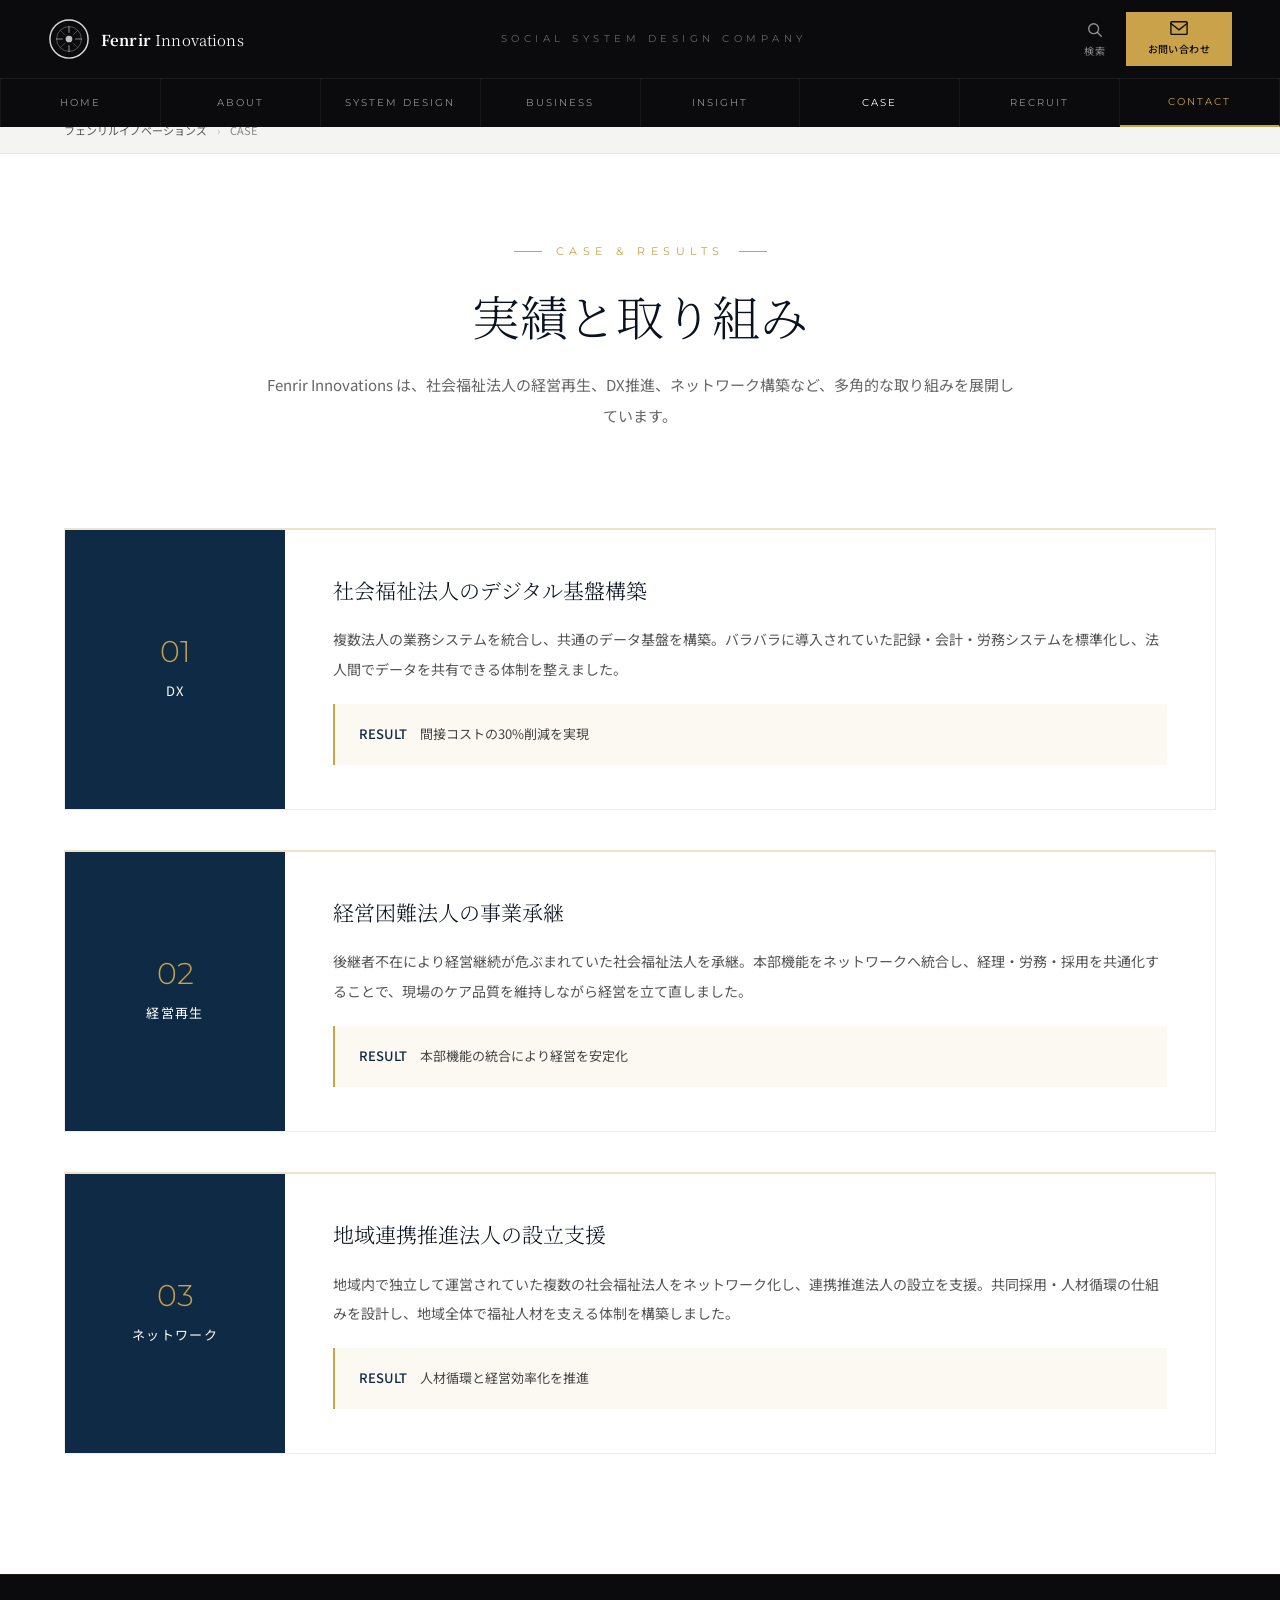
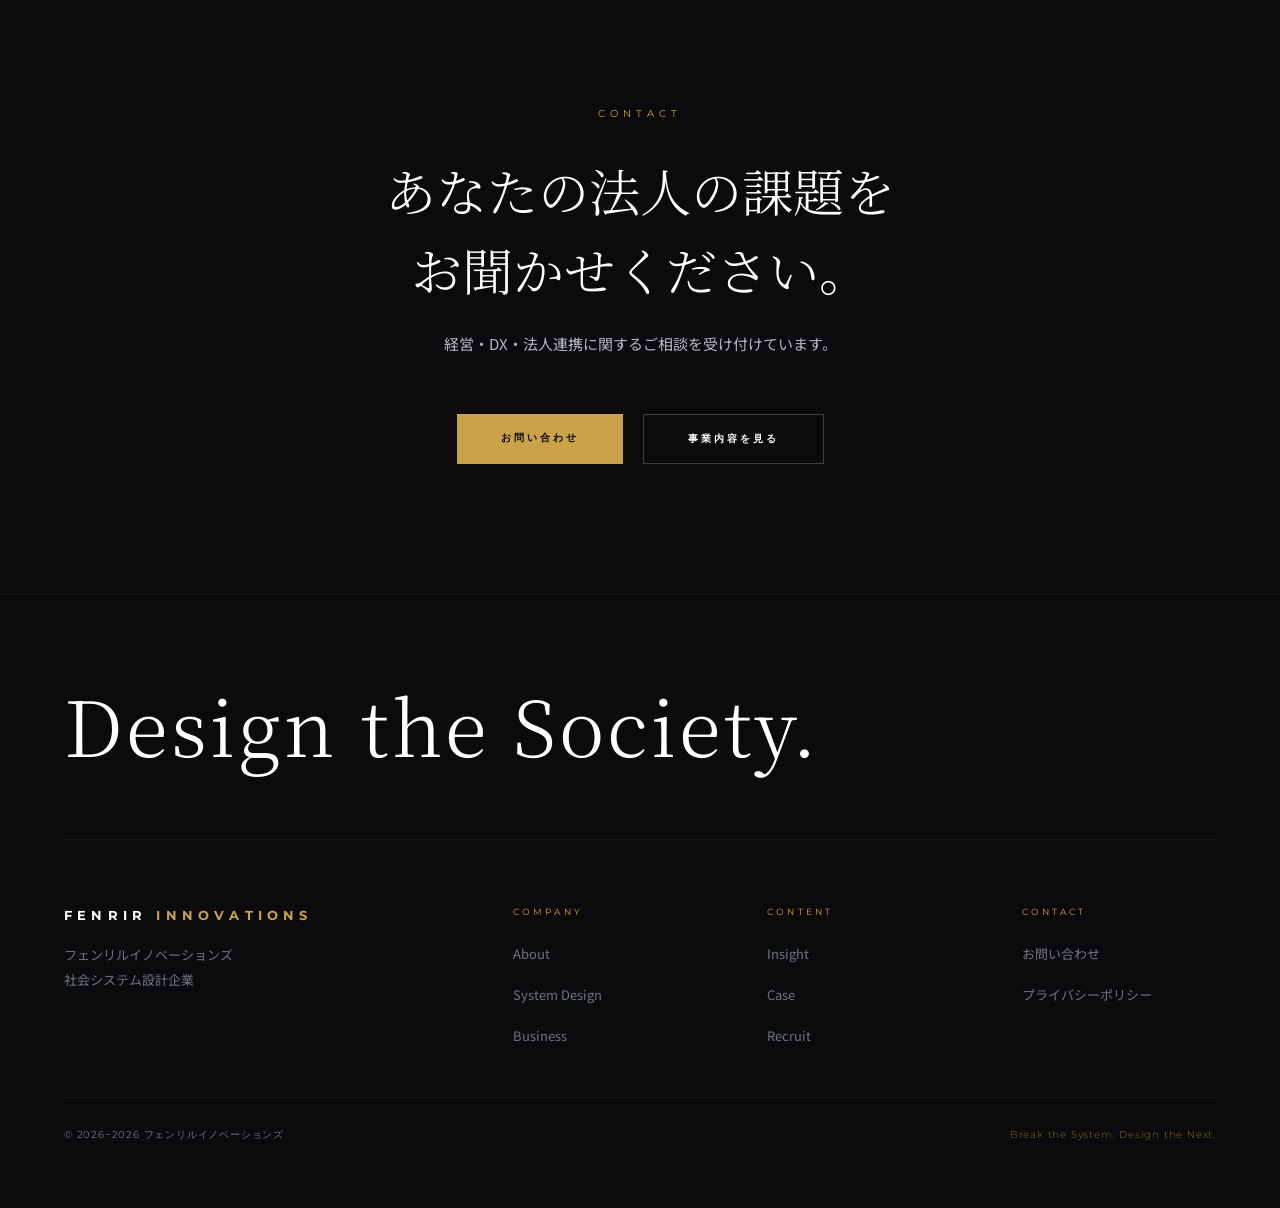
<file: case.html>
<!DOCTYPE html>
<html lang="ja">
<head>
  <meta charset="UTF-8">
  <meta name="viewport" content="width=device-width, initial-scale=1.0">
  <title>CASE ~ フェンリルイノベーションズ</title>
  <meta name="description" content="Fenrir Innovations の実績と取り組み。社会福祉法人の経営再生、DX推進、ネットワーク構築など、多角的な取り組みをご紹介します。">
  <link rel="preconnect" href="https://fonts.googleapis.com">
  <link rel="preconnect" href="https://fonts.gstatic.com" crossorigin>
  <link href="https://fonts.googleapis.com/css2?family=Noto+Serif+JP:wght@300;400;700&family=Noto+Sans+JP:wght@300;400;500&family=Montserrat:wght@300;400;600;700&display=swap" rel="stylesheet">
  <link rel="stylesheet" href="style.css">
</head>
<body>

<header id="header" class="scrolled">
  <div class="header-top">
    <a href="index.html" class="logo-new">
      <div class="logo-icon"><svg viewBox="0 0 44 44" fill="none" xmlns="http://www.w3.org/2000/svg" width="42" height="42">
          <circle cx="22" cy="22" r="20" stroke="rgba(255,255,255,0.85)" stroke-width="1.5"/>
          <circle cx="22" cy="22" r="13" stroke="rgba(255,255,255,0.3)" stroke-width="1"/>
          <path d="M22 9v6M22 29v6M9 22h6M29 22h6" stroke="rgba(255,255,255,0.5)" stroke-width="1.2" stroke-linecap="round"/>
          <path d="M13.5 13.5l4.2 4.2M26.3 26.3l4.2 4.2M30.5 13.5l-4.2 4.2M17.7 26.3l-4.2 4.2" stroke="rgba(255,255,255,0.3)" stroke-width="0.8" stroke-linecap="round"/>
          <circle cx="22" cy="22" r="3.5" fill="rgba(255,255,255,0.75)"/>
        </svg></div>
      <span class="logo-wordmark">Fenrir <em>Innovations</em></span>
    </a>
    <div class="header-center-tag">Social System Design Company</div>
    <div class="header-actions">
      <button class="header-search-btn" type="button" aria-label="検索">
        <svg viewBox="0 0 20 20" fill="none" width="18" height="18">
          <circle cx="8.5" cy="8.5" r="5.5" stroke="currentColor" stroke-width="1.5"/>
          <path d="M13 13l4 4" stroke="currentColor" stroke-width="1.5" stroke-linecap="round"/>
        </svg>
        <span>検索</span>
      </button>
      <a href="contact.html" class="header-cta-btn">
        <svg viewBox="0 0 20 16" fill="none" width="18" height="16">
          <rect x="1" y="1" width="18" height="14" rx="1" stroke="currentColor" stroke-width="1.5"/>
          <path d="M1 3l9 7 9-7" stroke="currentColor" stroke-width="1.5" stroke-linecap="round"/>
        </svg>
        <span>お問い合わせ</span>
      </a>
    </div>
    <div class="hamburger" id="hamburger"><span></span><span></span><span></span></div>
  </div>
  <nav class="header-nav">
    <a href="index.html">Home</a>
    <a href="about.html">About</a>
    <a href="system-design.html">System Design</a>
    <a href="business.html">Business</a>
    <a href="insight.html">Insight</a>
    <a href="case.html" class="active">Case</a>
    <a href="recruit.html">Recruit</a>
    <a href="contact.html" class="nav-contact">Contact</a>
  </nav>
</header>
<div class="mobile-nav" id="mobileNav">
  <a href="index.html">Home</a>
  <a href="about.html">About</a>
  <a href="system-design.html">System Design</a>
  <a href="business.html">Business</a>
  <a href="insight.html">Insight</a>
  <a href="case.html">Case</a>
  <a href="recruit.html">Recruit</a>
  <a href="contact.html">Contact</a>
</div>

<div class="lp">

  <!-- BREADCRUMBS -->
  <div class="crumbs">
    <div class="crumbs-inner">
      <a href="index.html">フェンリルイノベーションズ</a>
      <span class="sep">›</span>
      <span>CASE</span>
    </div>
  </div>

  <!-- PAGE TITLE -->
  <div class="pt">
    <div class="pt-label fu">Case &amp; Results</div>
    <h1 class="pt-heading fu">実績と取り組み</h1>
    <p class="pt-lead fu">
      Fenrir Innovations は、社会福祉法人の経営再生、DX推進、ネットワーク構築など、多角的な取り組みを展開しています。
    </p>
  </div>

  <!-- CASE LIST -->
  <section class="lp-section">
    <div class="lp-inner">
      <div class="case-list stg">

        <div class="case-row">
          <div class="case-row-side">
            <div class="case-row-num">01</div>
            <div class="case-row-tag">DX</div>
          </div>
          <div class="case-row-main">
            <h2 class="case-row-title">社会福祉法人のデジタル基盤構築</h2>
            <p class="case-row-body">
              複数法人の業務システムを統合し、共通のデータ基盤を構築。バラバラに導入されていた記録・会計・労務システムを標準化し、法人間でデータを共有できる体制を整えました。
            </p>
            <div class="case-row-result"><strong>RESULT</strong>　間接コストの30%削減を実現</div>
          </div>
        </div>

        <div class="case-row">
          <div class="case-row-side">
            <div class="case-row-num">02</div>
            <div class="case-row-tag">経営再生</div>
          </div>
          <div class="case-row-main">
            <h2 class="case-row-title">経営困難法人の事業承継</h2>
            <p class="case-row-body">
              後継者不在により経営継続が危ぶまれていた社会福祉法人を承継。本部機能をネットワークへ統合し、経理・労務・採用を共通化することで、現場のケア品質を維持しながら経営を立て直しました。
            </p>
            <div class="case-row-result"><strong>RESULT</strong>　本部機能の統合により経営を安定化</div>
          </div>
        </div>

        <div class="case-row">
          <div class="case-row-side">
            <div class="case-row-num">03</div>
            <div class="case-row-tag">ネットワーク</div>
          </div>
          <div class="case-row-main">
            <h2 class="case-row-title">地域連携推進法人の設立支援</h2>
            <p class="case-row-body">
              地域内で独立して運営されていた複数の社会福祉法人をネットワーク化し、連携推進法人の設立を支援。共同採用・人材循環の仕組みを設計し、地域全体で福祉人材を支える体制を構築しました。
            </p>
            <div class="case-row-result"><strong>RESULT</strong>　人材循環と経営効率化を推進</div>
          </div>
        </div>

      </div>
    </div>
  </section>

</div>

<!-- CTA -->
<section class="s-cta">
  <div class="wrap">
    <div class="cta-en fu">Contact</div>
    <h2 class="cta-title fu">あなたの法人の課題を<br>お聞かせください。</h2>
    <p class="cta-sub fu">経営・DX・法人連携に関するご相談を受け付けています。</p>
    <div class="hero-btns fu">
      <a href="contact.html" class="btn btn-gold">お問い合わせ</a>
      <a href="business.html" class="btn btn-line">事業内容を見る</a>
    </div>
  </div>
</section>

<!-- FOOTER -->
<footer>
  <div class="foot-tagline-wrap">
    <p class="foot-tagline-large fu">Design the Society.</p>
  </div>
  <div class="foot-wrap">
    <div class="foot-brand">
      <a href="index.html" class="logo">FENRIR <span>INNOVATIONS</span></a>
      <p>フェンリルイノベーションズ<br>社会システム設計企業</p>
    </div>
    <div class="foot-col">
      <div class="foot-col-title">Company</div>
      <ul>
        <li><a href="about.html">About</a></li>
        <li><a href="system-design.html">System Design</a></li>
        <li><a href="business.html">Business</a></li>
      </ul>
    </div>
    <div class="foot-col">
      <div class="foot-col-title">Content</div>
      <ul>
        <li><a href="insight.html">Insight</a></li>
        <li><a href="case.html">Case</a></li>
        <li><a href="recruit.html">Recruit</a></li>
      </ul>
    </div>
    <div class="foot-col">
      <div class="foot-col-title">Contact</div>
      <ul>
        <li><a href="contact.html">お問い合わせ</a></li>
        <li><a href="#">プライバシーポリシー</a></li>
      </ul>
    </div>
  </div>
  <div class="foot-bottom">
    <span>© 2026−2026 フェンリルイノベーションズ</span>
    <span class="foot-tagline">Break the System. Design the Next.</span>
  </div>
</footer>

<script src="script.js"></script>
</body>
</html>
</file>
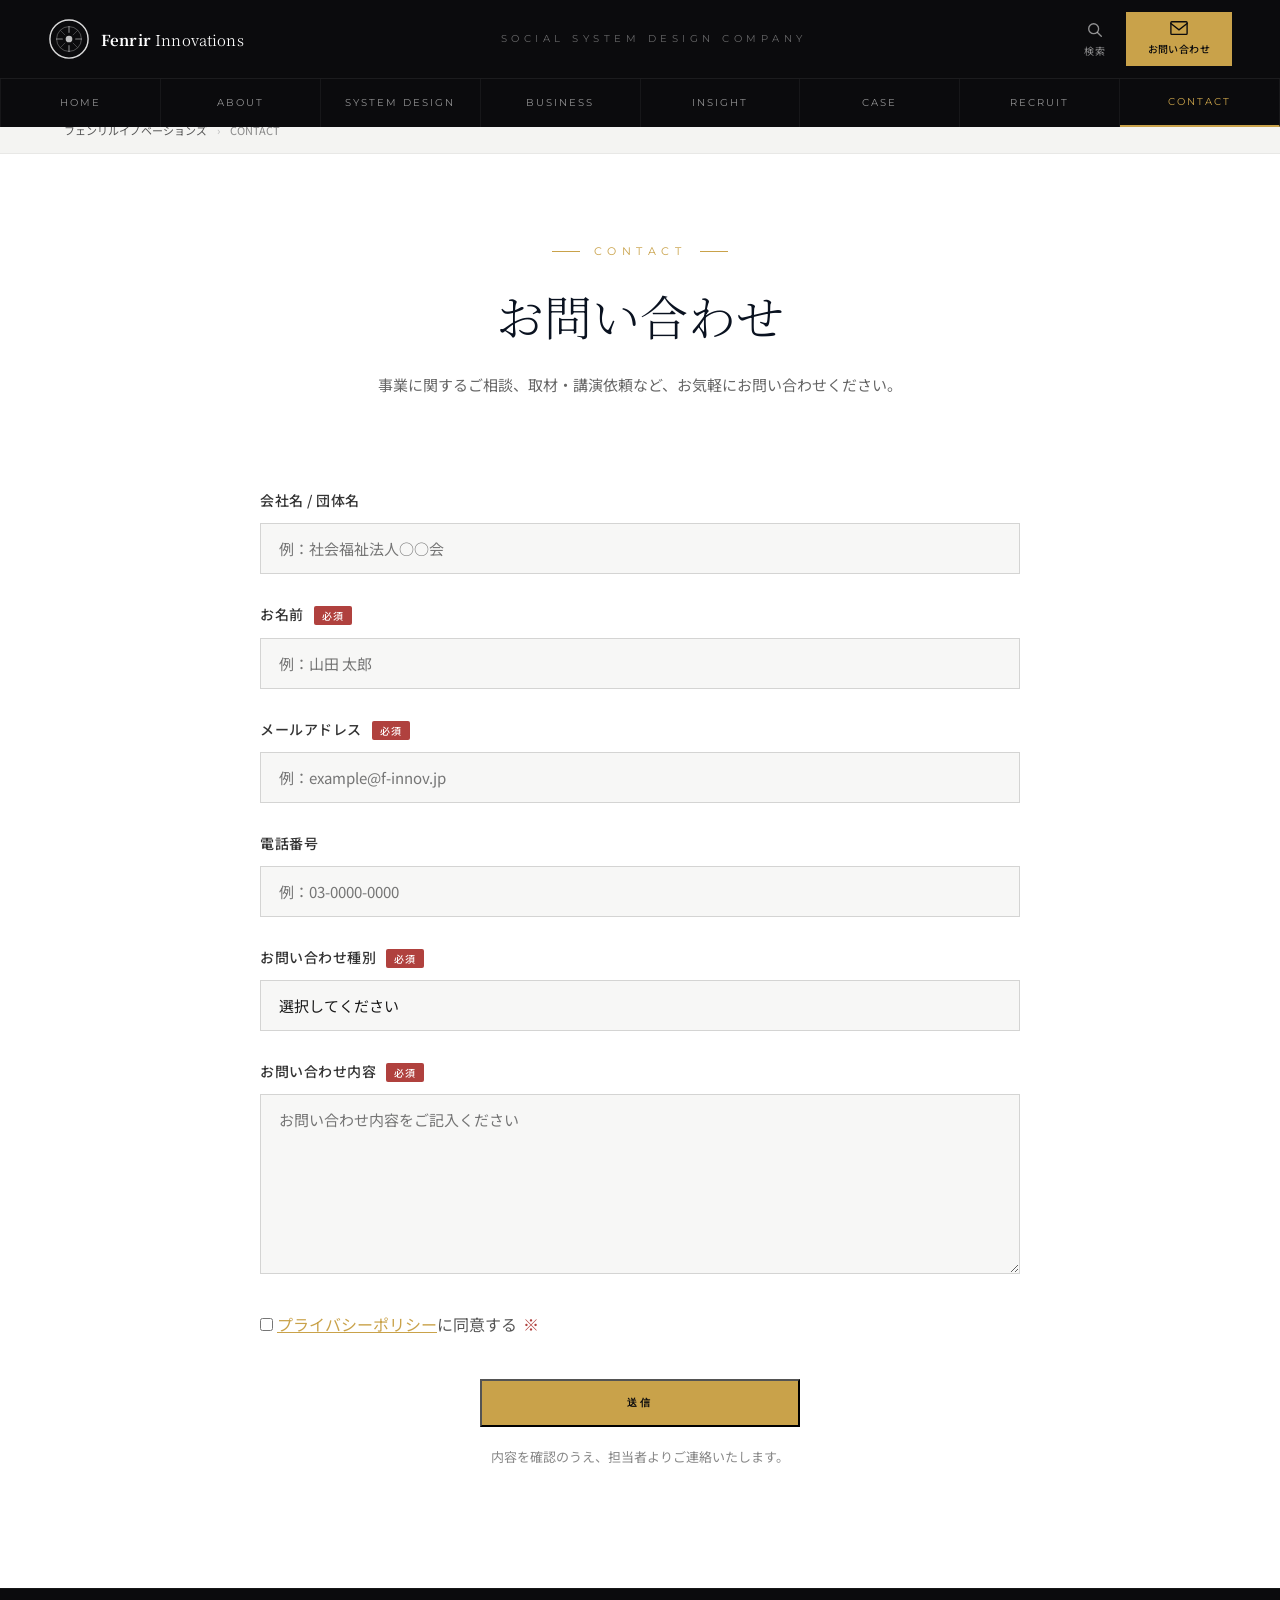
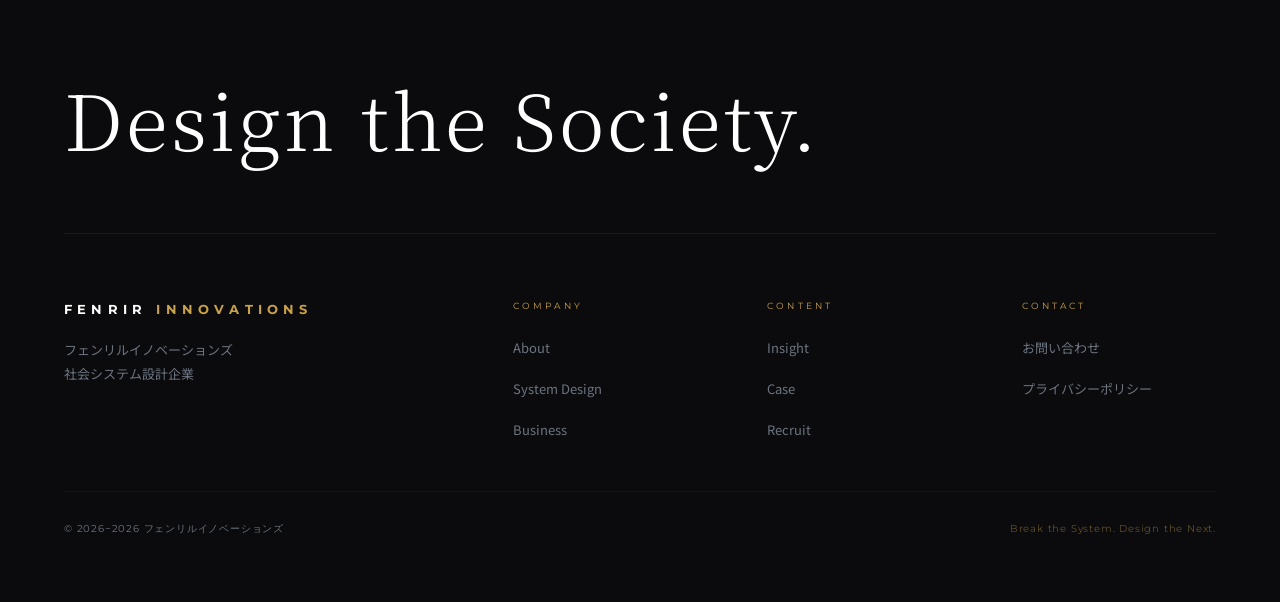
<file: contact.html>
<!DOCTYPE html>
<html lang="ja">
<head>
  <meta charset="UTF-8">
  <meta name="viewport" content="width=device-width, initial-scale=1.0">
  <title>CONTACT ~ フェンリルイノベーションズ</title>
  <meta name="description" content="Fenrir Innovations へのお問い合わせ。事業に関するご相談、取材・講演依頼など、お気軽にお問い合わせください。">
  <link rel="preconnect" href="https://fonts.googleapis.com">
  <link rel="preconnect" href="https://fonts.gstatic.com" crossorigin>
  <link href="https://fonts.googleapis.com/css2?family=Noto+Serif+JP:wght@300;400;700&family=Noto+Sans+JP:wght@300;400;500&family=Montserrat:wght@300;400;600;700&display=swap" rel="stylesheet">
  <link rel="stylesheet" href="style.css">
</head>
<body>

<header id="header" class="scrolled">
  <div class="header-top">
    <a href="index.html" class="logo-new">
      <div class="logo-icon"><svg viewBox="0 0 44 44" fill="none" xmlns="http://www.w3.org/2000/svg" width="42" height="42">
          <circle cx="22" cy="22" r="20" stroke="rgba(255,255,255,0.85)" stroke-width="1.5"/>
          <circle cx="22" cy="22" r="13" stroke="rgba(255,255,255,0.3)" stroke-width="1"/>
          <path d="M22 9v6M22 29v6M9 22h6M29 22h6" stroke="rgba(255,255,255,0.5)" stroke-width="1.2" stroke-linecap="round"/>
          <path d="M13.5 13.5l4.2 4.2M26.3 26.3l4.2 4.2M30.5 13.5l-4.2 4.2M17.7 26.3l-4.2 4.2" stroke="rgba(255,255,255,0.3)" stroke-width="0.8" stroke-linecap="round"/>
          <circle cx="22" cy="22" r="3.5" fill="rgba(255,255,255,0.75)"/>
        </svg></div>
      <span class="logo-wordmark">Fenrir <em>Innovations</em></span>
    </a>
    <div class="header-center-tag">Social System Design Company</div>
    <div class="header-actions">
      <button class="header-search-btn" type="button" aria-label="検索">
        <svg viewBox="0 0 20 20" fill="none" width="18" height="18">
          <circle cx="8.5" cy="8.5" r="5.5" stroke="currentColor" stroke-width="1.5"/>
          <path d="M13 13l4 4" stroke="currentColor" stroke-width="1.5" stroke-linecap="round"/>
        </svg>
        <span>検索</span>
      </button>
      <a href="contact.html" class="header-cta-btn">
        <svg viewBox="0 0 20 16" fill="none" width="18" height="16">
          <rect x="1" y="1" width="18" height="14" rx="1" stroke="currentColor" stroke-width="1.5"/>
          <path d="M1 3l9 7 9-7" stroke="currentColor" stroke-width="1.5" stroke-linecap="round"/>
        </svg>
        <span>お問い合わせ</span>
      </a>
    </div>
    <div class="hamburger" id="hamburger"><span></span><span></span><span></span></div>
  </div>
  <nav class="header-nav">
    <a href="index.html">Home</a>
    <a href="about.html">About</a>
    <a href="system-design.html">System Design</a>
    <a href="business.html">Business</a>
    <a href="insight.html">Insight</a>
    <a href="case.html">Case</a>
    <a href="recruit.html">Recruit</a>
    <a href="contact.html" class="nav-contact active">Contact</a>
  </nav>
</header>
<div class="mobile-nav" id="mobileNav">
  <a href="index.html">Home</a>
  <a href="about.html">About</a>
  <a href="system-design.html">System Design</a>
  <a href="business.html">Business</a>
  <a href="insight.html">Insight</a>
  <a href="case.html">Case</a>
  <a href="recruit.html">Recruit</a>
  <a href="contact.html">Contact</a>
</div>

<div class="lp">

  <!-- BREADCRUMBS -->
  <div class="crumbs">
    <div class="crumbs-inner">
      <a href="index.html">フェンリルイノベーションズ</a>
      <span class="sep">›</span>
      <span>CONTACT</span>
    </div>
  </div>

  <!-- PAGE TITLE -->
  <div class="pt">
    <div class="pt-label fu">Contact</div>
    <h1 class="pt-heading fu">お問い合わせ</h1>
    <p class="pt-lead fu">事業に関するご相談、取材・講演依頼など、お気軽にお問い合わせください。</p>
  </div>

  <!-- FORM -->
  <section class="lp-section">
    <div class="lp-inner">
      <form class="form-light fu" action="#" method="post">
        <div class="form-row">
          <label class="form-label" for="f-company">会社名 / 団体名</label>
          <input type="text" id="f-company" name="your-company" class="form-input" placeholder="例：社会福祉法人○○会">
        </div>
        <div class="form-row">
          <label class="form-label" for="f-name">お名前<span class="req">必須</span></label>
          <input type="text" id="f-name" name="your-name" class="form-input" placeholder="例：山田 太郎" required>
        </div>
        <div class="form-row">
          <label class="form-label" for="f-email">メールアドレス<span class="req">必須</span></label>
          <input type="email" id="f-email" name="your-email" class="form-input" placeholder="例：example@f-innov.jp" required>
        </div>
        <div class="form-row">
          <label class="form-label" for="f-tel">電話番号</label>
          <input type="tel" id="f-tel" name="your-tel" class="form-input" placeholder="例：03-0000-0000">
        </div>
        <div class="form-row">
          <label class="form-label" for="f-type">お問い合わせ種別<span class="req">必須</span></label>
          <select id="f-type" name="your-type" class="form-select" required>
            <option value="" disabled selected>選択してください</option>
            <option value="サービスについて">サービスについて</option>
            <option value="取材・登壇について">取材・登壇について</option>
            <option value="協業・連携について">協業・連携について</option>
            <option value="採用について">採用について</option>
            <option value="その他">その他</option>
          </select>
        </div>
        <div class="form-row">
          <label class="form-label" for="f-message">お問い合わせ内容<span class="req">必須</span></label>
          <textarea id="f-message" name="your-message" class="form-textarea" maxlength="2000" placeholder="お問い合わせ内容をご記入ください" required></textarea>
        </div>
        <div class="form-row">
          <div class="privacy-check">
            <input type="checkbox" id="f-consent" name="your-consent" required>
            <label for="f-consent"><a href="#">プライバシーポリシー</a>に同意する<span style="color:#B0413E;margin-left:6px;">※</span></label>
          </div>
        </div>
        <button type="submit" class="btn btn-gold form-submit">送信</button>
        <p class="form-note-light">内容を確認のうえ、担当者よりご連絡いたします。</p>
      </form>
    </div>
  </section>

</div>

<!-- FOOTER -->
<footer>
  <div class="foot-tagline-wrap">
    <p class="foot-tagline-large fu">Design the Society.</p>
  </div>
  <div class="foot-wrap">
    <div class="foot-brand">
      <a href="index.html" class="logo">FENRIR <span>INNOVATIONS</span></a>
      <p>フェンリルイノベーションズ<br>社会システム設計企業</p>
    </div>
    <div class="foot-col">
      <div class="foot-col-title">Company</div>
      <ul>
        <li><a href="about.html">About</a></li>
        <li><a href="system-design.html">System Design</a></li>
        <li><a href="business.html">Business</a></li>
      </ul>
    </div>
    <div class="foot-col">
      <div class="foot-col-title">Content</div>
      <ul>
        <li><a href="insight.html">Insight</a></li>
        <li><a href="case.html">Case</a></li>
        <li><a href="recruit.html">Recruit</a></li>
      </ul>
    </div>
    <div class="foot-col">
      <div class="foot-col-title">Contact</div>
      <ul>
        <li><a href="contact.html">お問い合わせ</a></li>
        <li><a href="#">プライバシーポリシー</a></li>
      </ul>
    </div>
  </div>
  <div class="foot-bottom">
    <span>© 2026−2026 フェンリルイノベーションズ</span>
    <span class="foot-tagline">Break the System. Design the Next.</span>
  </div>
</footer>

<script src="script.js"></script>
</body>
</html>
</file>
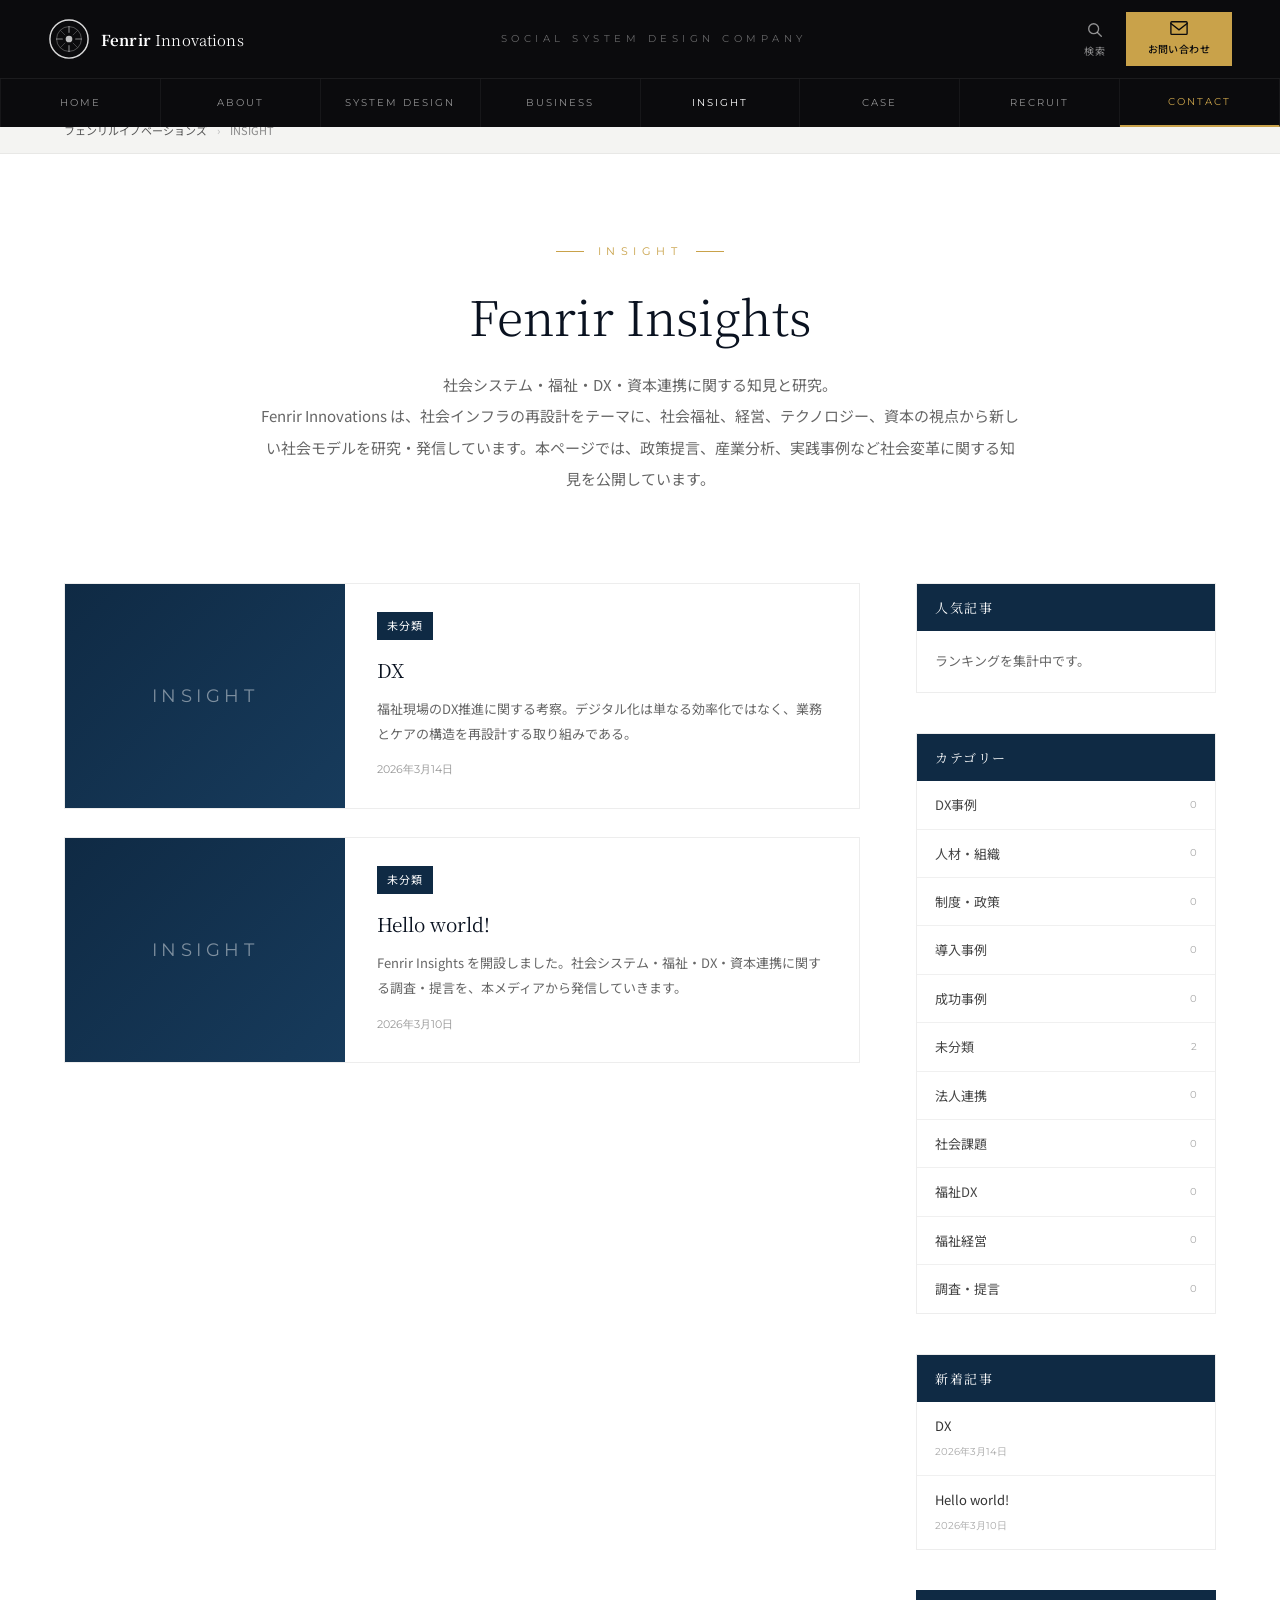
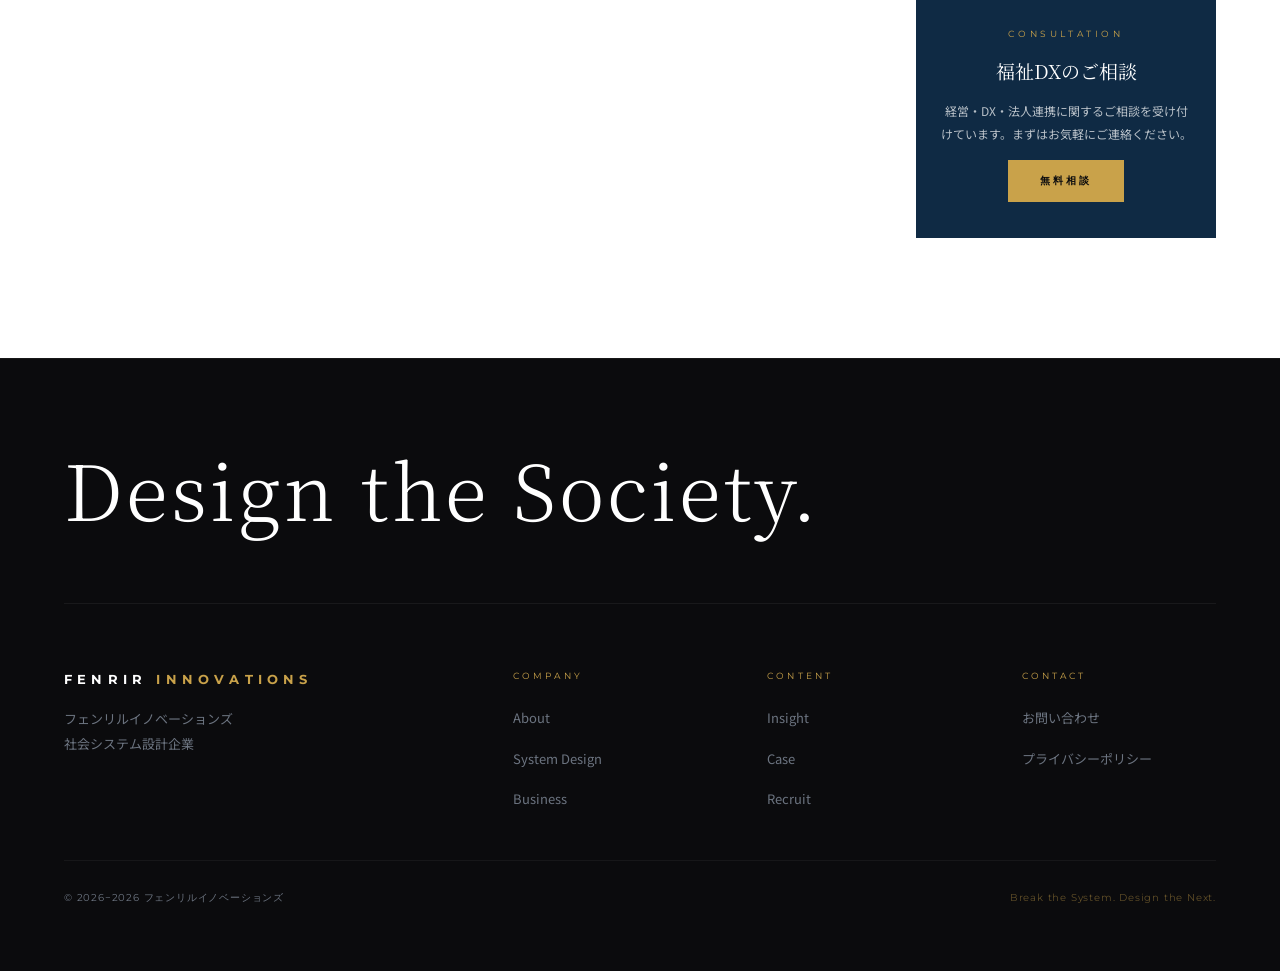
<file: insight.html>
<!DOCTYPE html>
<html lang="ja">
<head>
  <meta charset="UTF-8">
  <meta name="viewport" content="width=device-width, initial-scale=1.0">
  <title>INSIGHT ~ フェンリルイノベーションズ</title>
  <meta name="description" content="社会システム・福祉・DX・資本連携に関する知見と研究。政策提言、産業分析、実践事例など社会変革に関する知見を公開しています。">
  <link rel="preconnect" href="https://fonts.googleapis.com">
  <link rel="preconnect" href="https://fonts.gstatic.com" crossorigin>
  <link href="https://fonts.googleapis.com/css2?family=Noto+Serif+JP:wght@300;400;700&family=Noto+Sans+JP:wght@300;400;500&family=Montserrat:wght@300;400;600;700&display=swap" rel="stylesheet">
  <link rel="stylesheet" href="style.css">
</head>
<body>

<header id="header" class="scrolled">
  <div class="header-top">
    <a href="index.html" class="logo-new">
      <div class="logo-icon"><svg viewBox="0 0 44 44" fill="none" xmlns="http://www.w3.org/2000/svg" width="42" height="42">
          <circle cx="22" cy="22" r="20" stroke="rgba(255,255,255,0.85)" stroke-width="1.5"/>
          <circle cx="22" cy="22" r="13" stroke="rgba(255,255,255,0.3)" stroke-width="1"/>
          <path d="M22 9v6M22 29v6M9 22h6M29 22h6" stroke="rgba(255,255,255,0.5)" stroke-width="1.2" stroke-linecap="round"/>
          <path d="M13.5 13.5l4.2 4.2M26.3 26.3l4.2 4.2M30.5 13.5l-4.2 4.2M17.7 26.3l-4.2 4.2" stroke="rgba(255,255,255,0.3)" stroke-width="0.8" stroke-linecap="round"/>
          <circle cx="22" cy="22" r="3.5" fill="rgba(255,255,255,0.75)"/>
        </svg></div>
      <span class="logo-wordmark">Fenrir <em>Innovations</em></span>
    </a>
    <div class="header-center-tag">Social System Design Company</div>
    <div class="header-actions">
      <button class="header-search-btn" type="button" aria-label="検索">
        <svg viewBox="0 0 20 20" fill="none" width="18" height="18">
          <circle cx="8.5" cy="8.5" r="5.5" stroke="currentColor" stroke-width="1.5"/>
          <path d="M13 13l4 4" stroke="currentColor" stroke-width="1.5" stroke-linecap="round"/>
        </svg>
        <span>検索</span>
      </button>
      <a href="contact.html" class="header-cta-btn">
        <svg viewBox="0 0 20 16" fill="none" width="18" height="16">
          <rect x="1" y="1" width="18" height="14" rx="1" stroke="currentColor" stroke-width="1.5"/>
          <path d="M1 3l9 7 9-7" stroke="currentColor" stroke-width="1.5" stroke-linecap="round"/>
        </svg>
        <span>お問い合わせ</span>
      </a>
    </div>
    <div class="hamburger" id="hamburger"><span></span><span></span><span></span></div>
  </div>
  <nav class="header-nav">
    <a href="index.html">Home</a>
    <a href="about.html">About</a>
    <a href="system-design.html">System Design</a>
    <a href="business.html">Business</a>
    <a href="insight.html" class="active">Insight</a>
    <a href="case.html">Case</a>
    <a href="recruit.html">Recruit</a>
    <a href="contact.html" class="nav-contact">Contact</a>
  </nav>
</header>
<div class="mobile-nav" id="mobileNav">
  <a href="index.html">Home</a>
  <a href="about.html">About</a>
  <a href="system-design.html">System Design</a>
  <a href="business.html">Business</a>
  <a href="insight.html">Insight</a>
  <a href="case.html">Case</a>
  <a href="recruit.html">Recruit</a>
  <a href="contact.html">Contact</a>
</div>

<div class="lp">

  <!-- BREADCRUMBS -->
  <div class="crumbs">
    <div class="crumbs-inner">
      <a href="index.html">フェンリルイノベーションズ</a>
      <span class="sep">›</span>
      <span>INSIGHT</span>
    </div>
  </div>

  <!-- PAGE TITLE -->
  <div class="pt">
    <div class="pt-label fu">Insight</div>
    <h1 class="pt-heading fu">Fenrir Insights</h1>
    <p class="pt-lead fu">
      社会システム・福祉・DX・資本連携に関する知見と研究。<br>
      Fenrir Innovations は、社会インフラの再設計をテーマに、社会福祉、経営、テクノロジー、資本の視点から新しい社会モデルを研究・発信しています。本ページでは、政策提言、産業分析、実践事例など社会変革に関する知見を公開しています。
    </p>
  </div>

  <!-- ARCHIVE + SIDEBAR -->
  <section class="lp-section">
    <div class="lp-inner">
      <div class="blog-layout">

        <div class="article-list stg">
          <a href="#" class="article-row">
            <div class="article-thumb"><span class="article-thumb-label">Insight</span></div>
            <div class="article-main">
              <span class="article-cat">未分類</span>
              <div class="article-title2">DX</div>
              <p class="article-excerpt">福祉現場のDX推進に関する考察。デジタル化は単なる効率化ではなく、業務とケアの構造を再設計する取り組みである。</p>
              <div class="article-date2">2026年3月14日</div>
            </div>
          </a>
          <a href="#" class="article-row">
            <div class="article-thumb"><span class="article-thumb-label">Insight</span></div>
            <div class="article-main">
              <span class="article-cat">未分類</span>
              <div class="article-title2">Hello world!</div>
              <p class="article-excerpt">Fenrir Insights を開設しました。社会システム・福祉・DX・資本連携に関する調査・提言を、本メディアから発信していきます。</p>
              <div class="article-date2">2026年3月10日</div>
            </div>
          </a>
        </div>

        <aside class="sidebar">
          <div class="sb-block fu">
            <div class="sb-title">人気記事</div>
            <div class="sb-body">ランキングを集計中です。</div>
          </div>

          <div class="sb-block fu">
            <div class="sb-title">カテゴリー</div>
            <ul class="sb-list">
              <li><a href="#">DX事例 <span class="cnt">0</span></a></li>
              <li><a href="#">人材・組織 <span class="cnt">0</span></a></li>
              <li><a href="#">制度・政策 <span class="cnt">0</span></a></li>
              <li><a href="#">導入事例 <span class="cnt">0</span></a></li>
              <li><a href="#">成功事例 <span class="cnt">0</span></a></li>
              <li><a href="#">未分類 <span class="cnt">2</span></a></li>
              <li><a href="#">法人連携 <span class="cnt">0</span></a></li>
              <li><a href="#">社会課題 <span class="cnt">0</span></a></li>
              <li><a href="#">福祉DX <span class="cnt">0</span></a></li>
              <li><a href="#">福祉経営 <span class="cnt">0</span></a></li>
              <li><a href="#">調査・提言 <span class="cnt">0</span></a></li>
            </ul>
          </div>

          <div class="sb-block fu">
            <div class="sb-title">新着記事</div>
            <div>
              <a href="#" class="sb-post">
                <span class="sb-post-title">DX</span>
                <span class="sb-post-date">2026年3月14日</span>
              </a>
              <a href="#" class="sb-post">
                <span class="sb-post-title">Hello world!</span>
                <span class="sb-post-date">2026年3月10日</span>
              </a>
            </div>
          </div>

          <div class="sb-banner fu">
            <div class="sb-banner-en">Consultation</div>
            <div class="sb-banner-title">福祉DXのご相談</div>
            <p class="sb-banner-text">経営・DX・法人連携に関するご相談を受け付けています。まずはお気軽にご連絡ください。</p>
            <a href="contact.html" class="btn btn-gold">無料相談</a>
          </div>
        </aside>

      </div>
    </div>
  </section>

</div>

<!-- FOOTER -->
<footer>
  <div class="foot-tagline-wrap">
    <p class="foot-tagline-large fu">Design the Society.</p>
  </div>
  <div class="foot-wrap">
    <div class="foot-brand">
      <a href="index.html" class="logo">FENRIR <span>INNOVATIONS</span></a>
      <p>フェンリルイノベーションズ<br>社会システム設計企業</p>
    </div>
    <div class="foot-col">
      <div class="foot-col-title">Company</div>
      <ul>
        <li><a href="about.html">About</a></li>
        <li><a href="system-design.html">System Design</a></li>
        <li><a href="business.html">Business</a></li>
      </ul>
    </div>
    <div class="foot-col">
      <div class="foot-col-title">Content</div>
      <ul>
        <li><a href="insight.html">Insight</a></li>
        <li><a href="case.html">Case</a></li>
        <li><a href="recruit.html">Recruit</a></li>
      </ul>
    </div>
    <div class="foot-col">
      <div class="foot-col-title">Contact</div>
      <ul>
        <li><a href="contact.html">お問い合わせ</a></li>
        <li><a href="#">プライバシーポリシー</a></li>
      </ul>
    </div>
  </div>
  <div class="foot-bottom">
    <span>© 2026−2026 フェンリルイノベーションズ</span>
    <span class="foot-tagline">Break the System. Design the Next.</span>
  </div>
</footer>

<script src="script.js"></script>
</body>
</html>
</file>
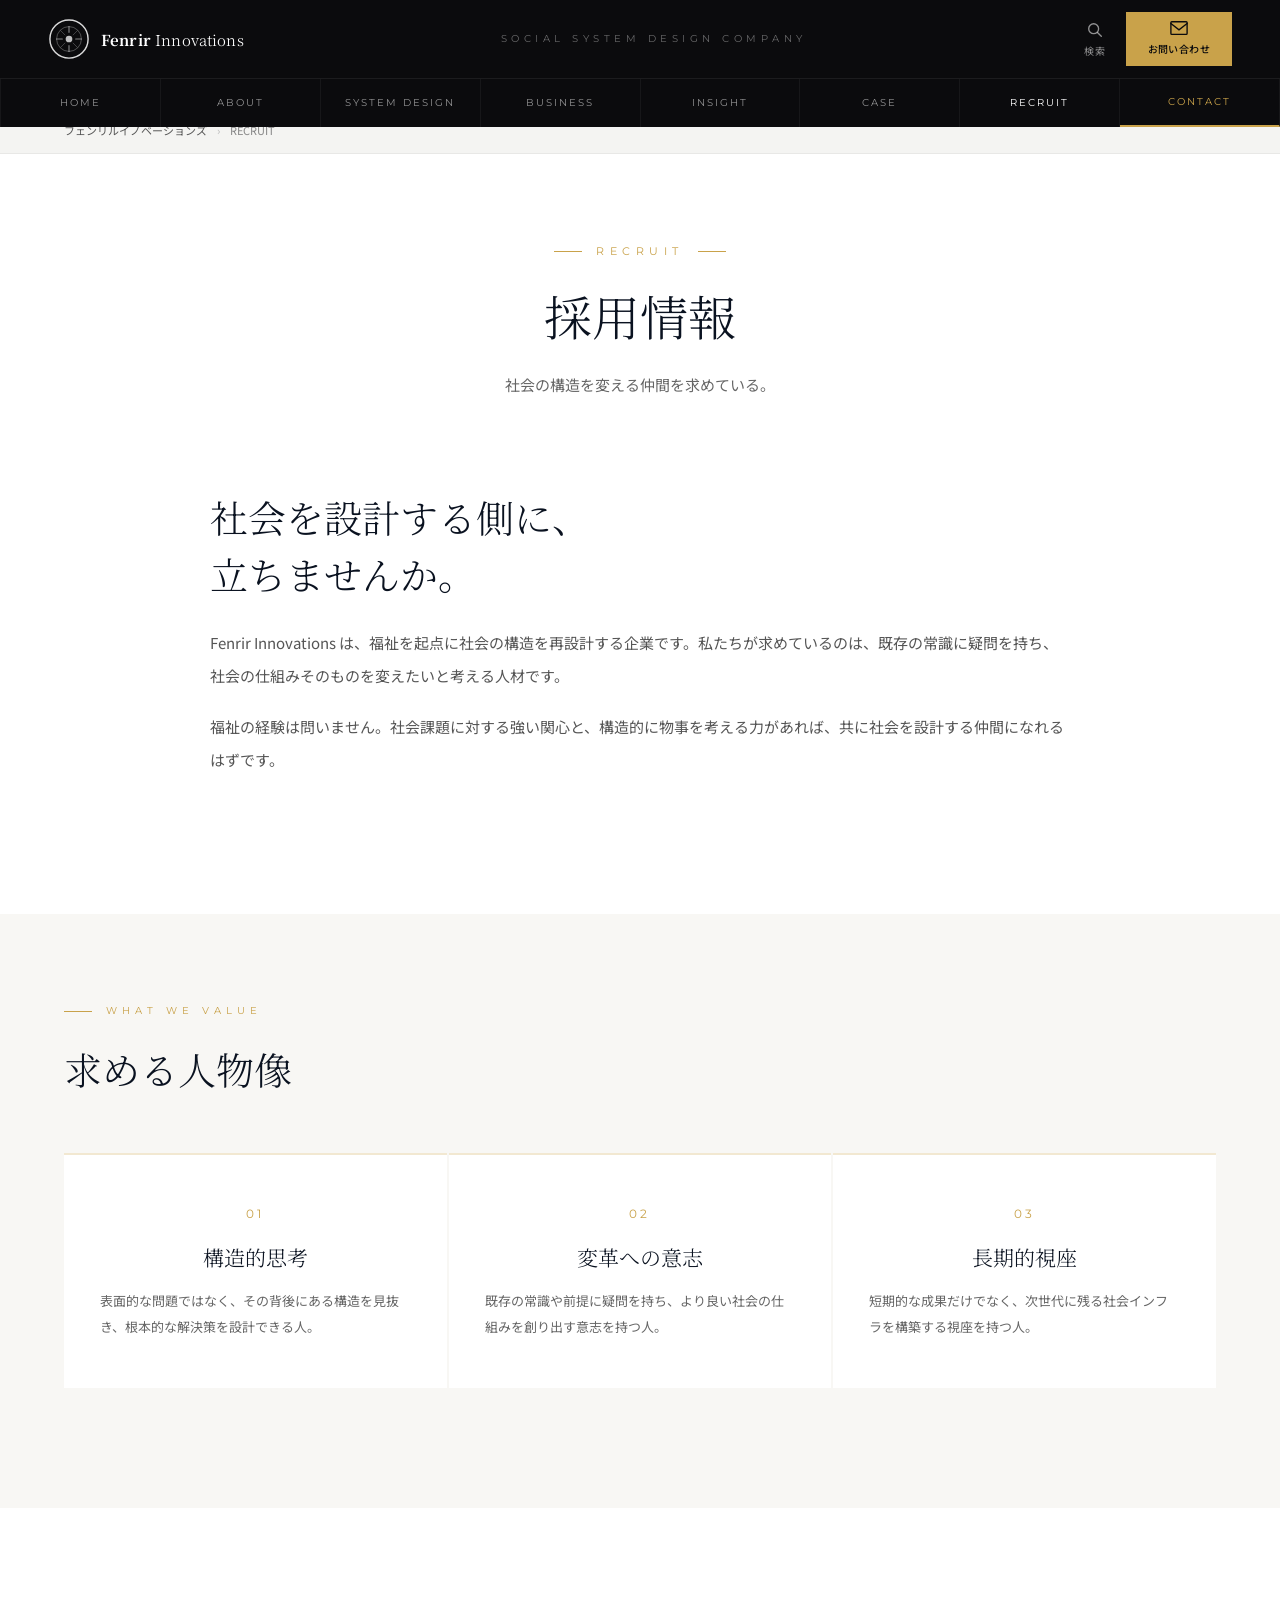
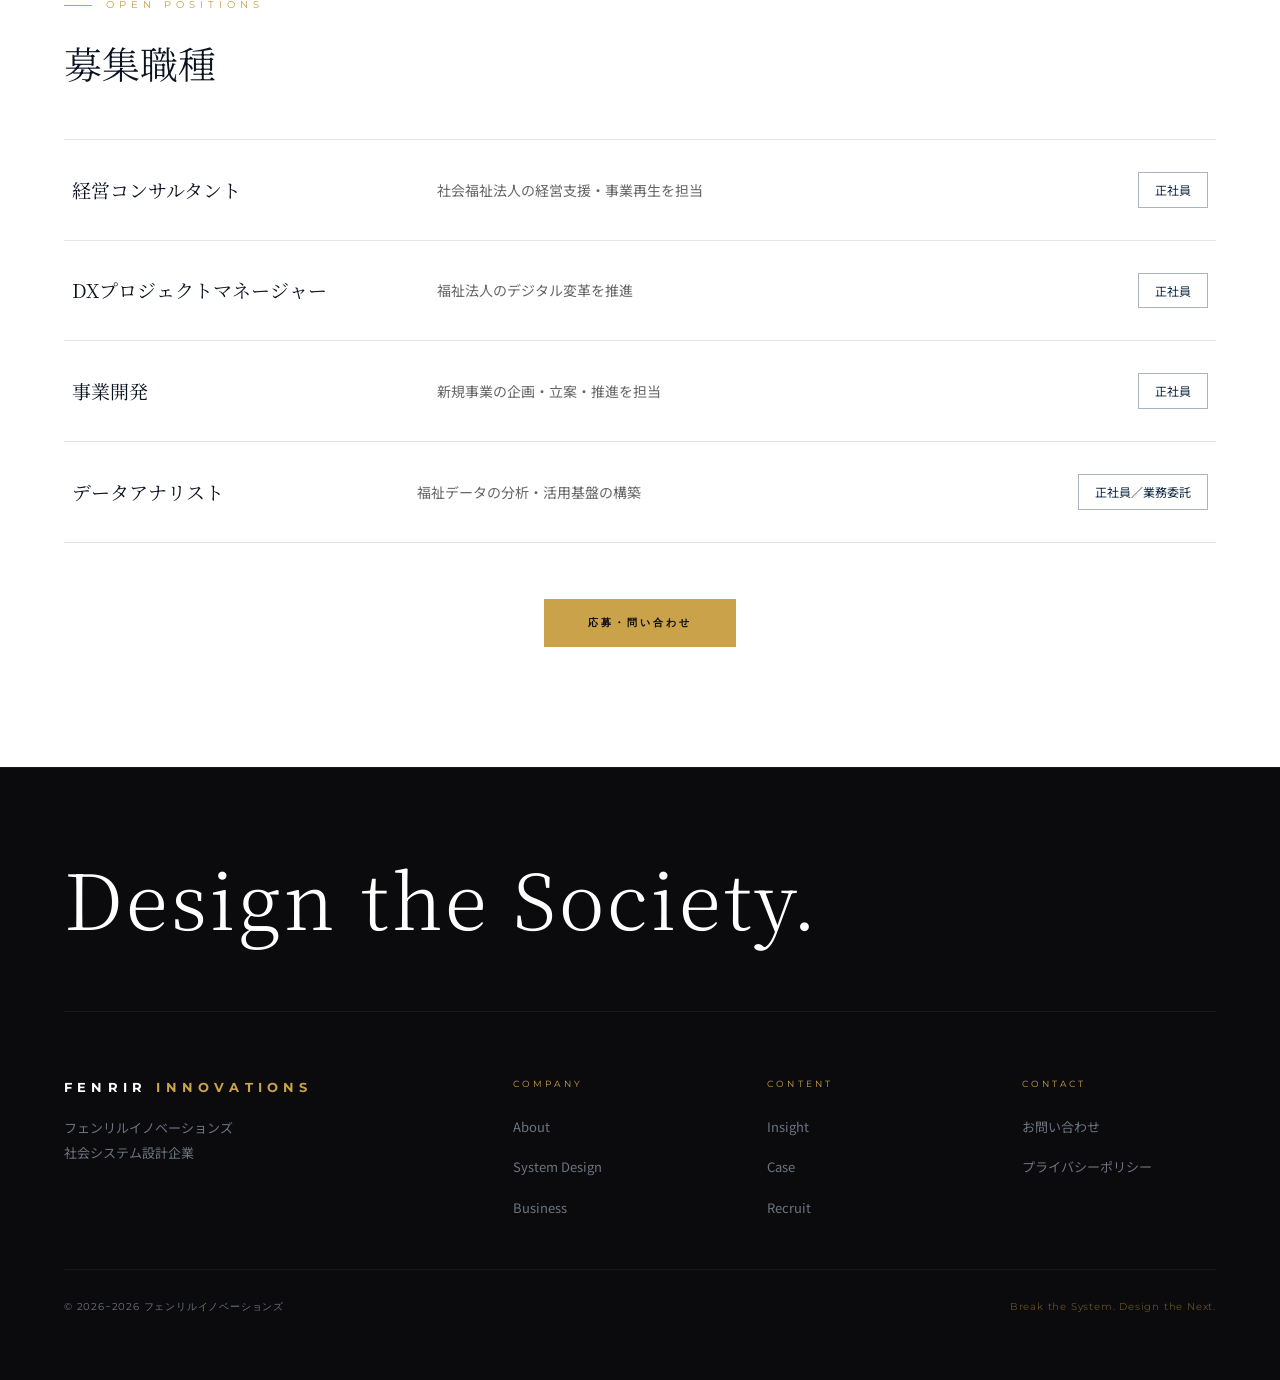
<file: recruit.html>
<!DOCTYPE html>
<html lang="ja">
<head>
  <meta charset="UTF-8">
  <meta name="viewport" content="width=device-width, initial-scale=1.0">
  <title>RECRUIT ~ フェンリルイノベーションズ</title>
  <meta name="description" content="Fenrir Innovations の採用情報。社会の構造を変える仲間を求めています。">
  <link rel="preconnect" href="https://fonts.googleapis.com">
  <link rel="preconnect" href="https://fonts.gstatic.com" crossorigin>
  <link href="https://fonts.googleapis.com/css2?family=Noto+Serif+JP:wght@300;400;700&family=Noto+Sans+JP:wght@300;400;500&family=Montserrat:wght@300;400;600;700&display=swap" rel="stylesheet">
  <link rel="stylesheet" href="style.css">
</head>
<body>

<header id="header" class="scrolled">
  <div class="header-top">
    <a href="index.html" class="logo-new">
      <div class="logo-icon"><svg viewBox="0 0 44 44" fill="none" xmlns="http://www.w3.org/2000/svg" width="42" height="42">
          <circle cx="22" cy="22" r="20" stroke="rgba(255,255,255,0.85)" stroke-width="1.5"/>
          <circle cx="22" cy="22" r="13" stroke="rgba(255,255,255,0.3)" stroke-width="1"/>
          <path d="M22 9v6M22 29v6M9 22h6M29 22h6" stroke="rgba(255,255,255,0.5)" stroke-width="1.2" stroke-linecap="round"/>
          <path d="M13.5 13.5l4.2 4.2M26.3 26.3l4.2 4.2M30.5 13.5l-4.2 4.2M17.7 26.3l-4.2 4.2" stroke="rgba(255,255,255,0.3)" stroke-width="0.8" stroke-linecap="round"/>
          <circle cx="22" cy="22" r="3.5" fill="rgba(255,255,255,0.75)"/>
        </svg></div>
      <span class="logo-wordmark">Fenrir <em>Innovations</em></span>
    </a>
    <div class="header-center-tag">Social System Design Company</div>
    <div class="header-actions">
      <button class="header-search-btn" type="button" aria-label="検索">
        <svg viewBox="0 0 20 20" fill="none" width="18" height="18">
          <circle cx="8.5" cy="8.5" r="5.5" stroke="currentColor" stroke-width="1.5"/>
          <path d="M13 13l4 4" stroke="currentColor" stroke-width="1.5" stroke-linecap="round"/>
        </svg>
        <span>検索</span>
      </button>
      <a href="contact.html" class="header-cta-btn">
        <svg viewBox="0 0 20 16" fill="none" width="18" height="16">
          <rect x="1" y="1" width="18" height="14" rx="1" stroke="currentColor" stroke-width="1.5"/>
          <path d="M1 3l9 7 9-7" stroke="currentColor" stroke-width="1.5" stroke-linecap="round"/>
        </svg>
        <span>お問い合わせ</span>
      </a>
    </div>
    <div class="hamburger" id="hamburger"><span></span><span></span><span></span></div>
  </div>
  <nav class="header-nav">
    <a href="index.html">Home</a>
    <a href="about.html">About</a>
    <a href="system-design.html">System Design</a>
    <a href="business.html">Business</a>
    <a href="insight.html">Insight</a>
    <a href="case.html">Case</a>
    <a href="recruit.html" class="active">Recruit</a>
    <a href="contact.html" class="nav-contact">Contact</a>
  </nav>
</header>
<div class="mobile-nav" id="mobileNav">
  <a href="index.html">Home</a>
  <a href="about.html">About</a>
  <a href="system-design.html">System Design</a>
  <a href="business.html">Business</a>
  <a href="insight.html">Insight</a>
  <a href="case.html">Case</a>
  <a href="recruit.html">Recruit</a>
  <a href="contact.html">Contact</a>
</div>

<div class="lp">

  <!-- BREADCRUMBS -->
  <div class="crumbs">
    <div class="crumbs-inner">
      <a href="index.html">フェンリルイノベーションズ</a>
      <span class="sep">›</span>
      <span>RECRUIT</span>
    </div>
  </div>

  <!-- PAGE TITLE -->
  <div class="pt">
    <div class="pt-label fu">Recruit</div>
    <h1 class="pt-heading fu">採用情報</h1>
    <p class="pt-lead fu">社会の構造を変える仲間を求めている。</p>
  </div>

  <!-- INTRO -->
  <section class="lp-section">
    <div class="lp-inner lp-inner--narrow">
      <h2 class="lp-heading fu">社会を設計する側に、<br>立ちませんか。</h2>
      <div class="lp-body fu">
        <p>Fenrir Innovations は、福祉を起点に社会の構造を再設計する企業です。私たちが求めているのは、既存の常識に疑問を持ち、社会の仕組みそのものを変えたいと考える人材です。</p>
        <p>福祉の経験は問いません。社会課題に対する強い関心と、構造的に物事を考える力があれば、共に社会を設計する仲間になれるはずです。</p>
      </div>
    </div>
  </section>

  <!-- WHAT WE VALUE -->
  <section class="lp-section lp-section--tint">
    <div class="lp-inner">
      <div class="lp-label fu">What We Value</div>
      <h2 class="lp-heading fu">求める人物像</h2>
      <div class="value-grid stg">
        <div class="value-card">
          <div class="value-num">01</div>
          <h3 class="value-title">構造的思考</h3>
          <p class="value-body">表面的な問題ではなく、その背後にある構造を見抜き、根本的な解決策を設計できる人。</p>
        </div>
        <div class="value-card">
          <div class="value-num">02</div>
          <h3 class="value-title">変革への意志</h3>
          <p class="value-body">既存の常識や前提に疑問を持ち、より良い社会の仕組みを創り出す意志を持つ人。</p>
        </div>
        <div class="value-card">
          <div class="value-num">03</div>
          <h3 class="value-title">長期的視座</h3>
          <p class="value-body">短期的な成果だけでなく、次世代に残る社会インフラを構築する視座を持つ人。</p>
        </div>
      </div>
    </div>
  </section>

  <!-- OPEN POSITIONS -->
  <section class="lp-section">
    <div class="lp-inner">
      <div class="lp-label fu">Open Positions</div>
      <h2 class="lp-heading fu">募集職種</h2>
      <div class="position-list fu">
        <div class="position-row">
          <div class="position-name">経営コンサルタント</div>
          <div class="position-desc">社会福祉法人の経営支援・事業再生を担当</div>
          <div class="position-type">正社員</div>
        </div>
        <div class="position-row">
          <div class="position-name">DXプロジェクトマネージャー</div>
          <div class="position-desc">福祉法人のデジタル変革を推進</div>
          <div class="position-type">正社員</div>
        </div>
        <div class="position-row">
          <div class="position-name">事業開発</div>
          <div class="position-desc">新規事業の企画・立案・推進を担当</div>
          <div class="position-type">正社員</div>
        </div>
        <div class="position-row">
          <div class="position-name">データアナリスト</div>
          <div class="position-desc">福祉データの分析・活用基盤の構築</div>
          <div class="position-type">正社員／業務委託</div>
        </div>
      </div>
      <div class="apply-row fu">
        <a href="contact.html" class="btn btn-gold">応募・問い合わせ</a>
      </div>
    </div>
  </section>

</div>

<!-- FOOTER -->
<footer>
  <div class="foot-tagline-wrap">
    <p class="foot-tagline-large fu">Design the Society.</p>
  </div>
  <div class="foot-wrap">
    <div class="foot-brand">
      <a href="index.html" class="logo">FENRIR <span>INNOVATIONS</span></a>
      <p>フェンリルイノベーションズ<br>社会システム設計企業</p>
    </div>
    <div class="foot-col">
      <div class="foot-col-title">Company</div>
      <ul>
        <li><a href="about.html">About</a></li>
        <li><a href="system-design.html">System Design</a></li>
        <li><a href="business.html">Business</a></li>
      </ul>
    </div>
    <div class="foot-col">
      <div class="foot-col-title">Content</div>
      <ul>
        <li><a href="insight.html">Insight</a></li>
        <li><a href="case.html">Case</a></li>
        <li><a href="recruit.html">Recruit</a></li>
      </ul>
    </div>
    <div class="foot-col">
      <div class="foot-col-title">Contact</div>
      <ul>
        <li><a href="contact.html">お問い合わせ</a></li>
        <li><a href="#">プライバシーポリシー</a></li>
      </ul>
    </div>
  </div>
  <div class="foot-bottom">
    <span>© 2026−2026 フェンリルイノベーションズ</span>
    <span class="foot-tagline">Break the System. Design the Next.</span>
  </div>
</footer>

<script src="script.js"></script>
</body>
</html>
</file>
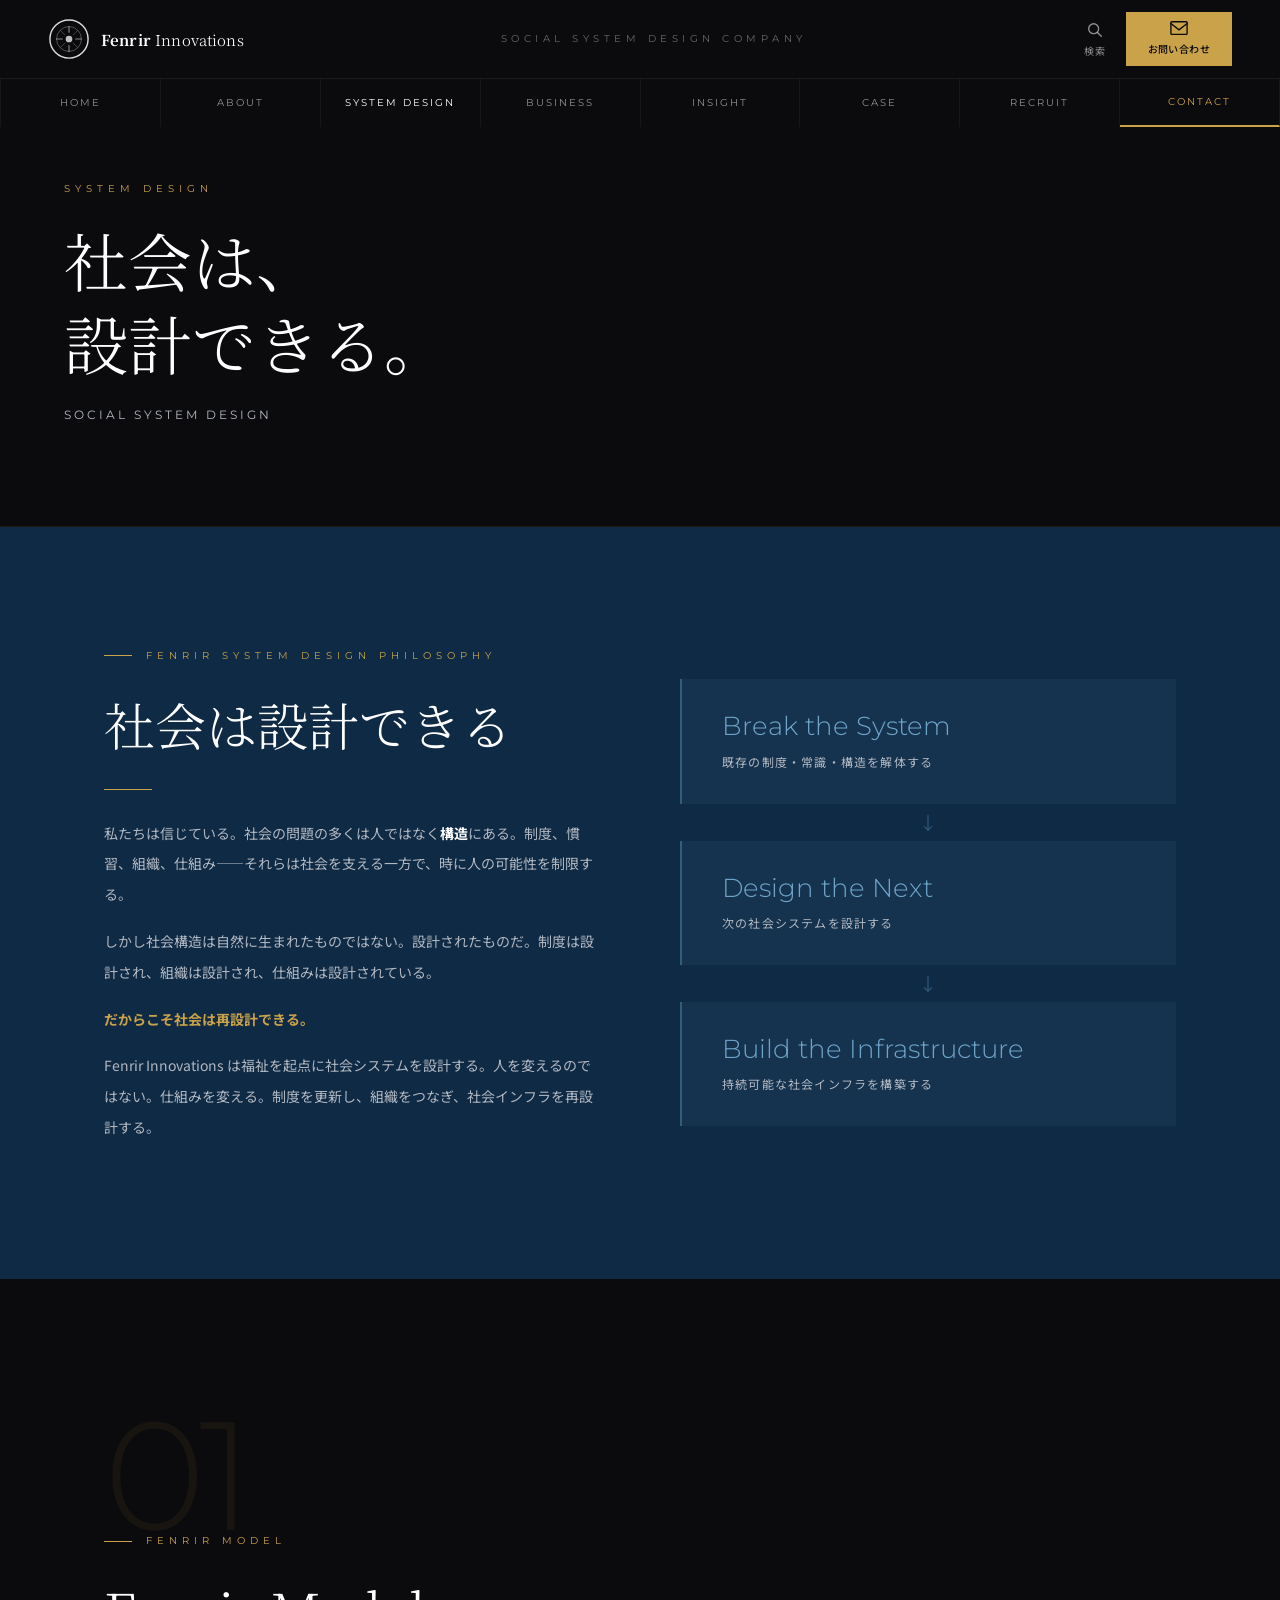
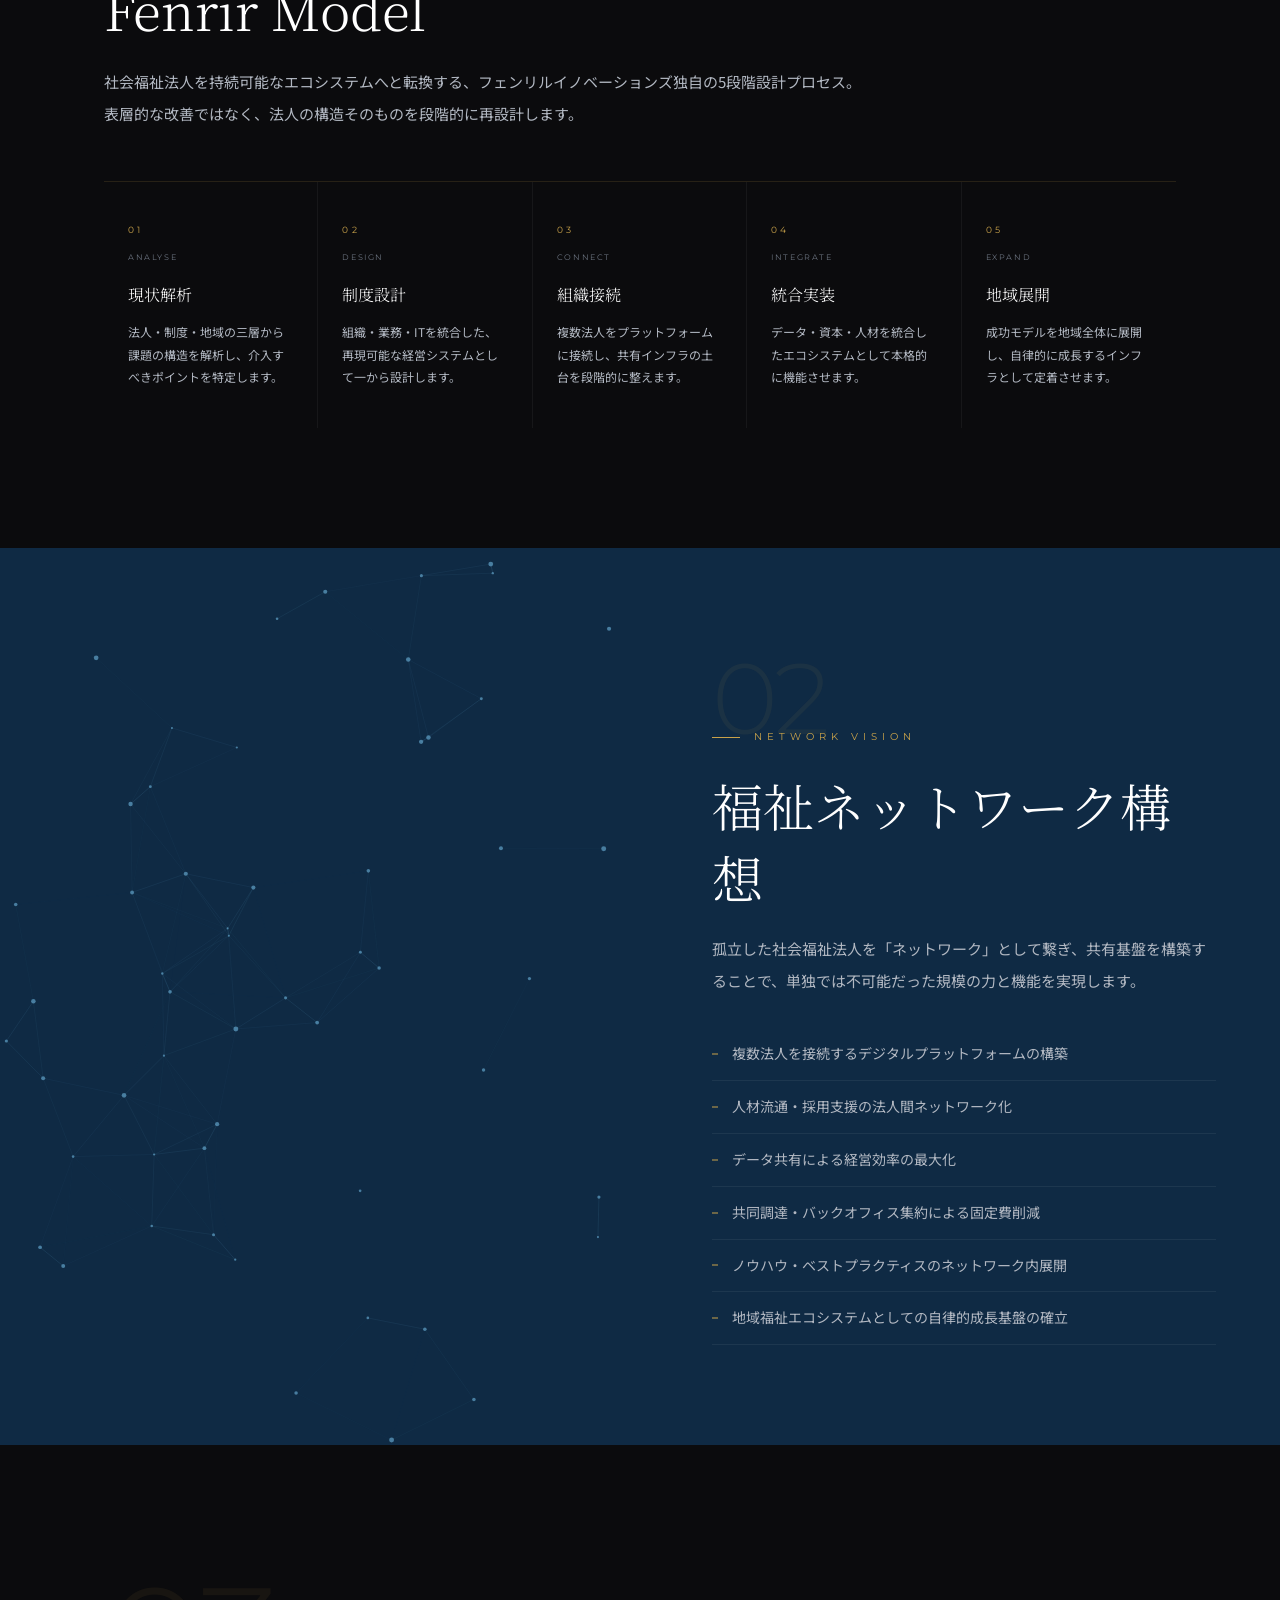
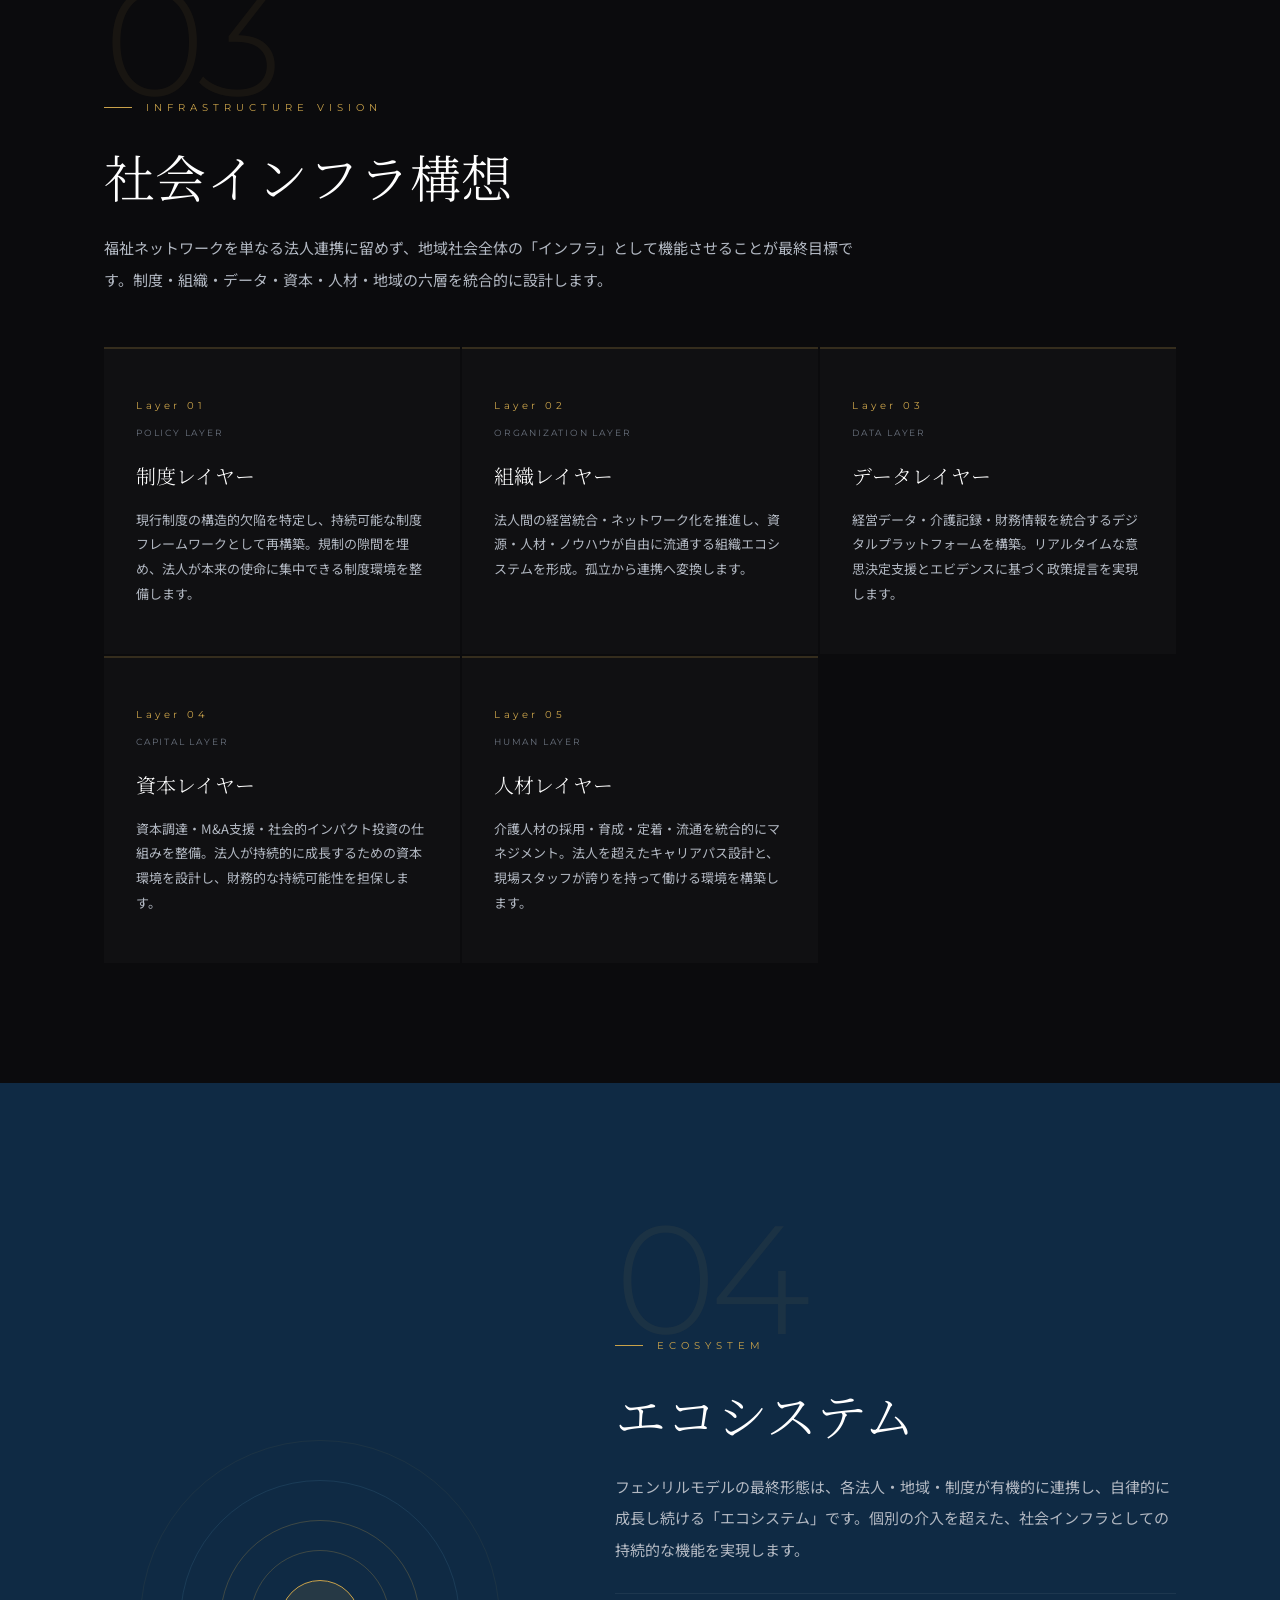
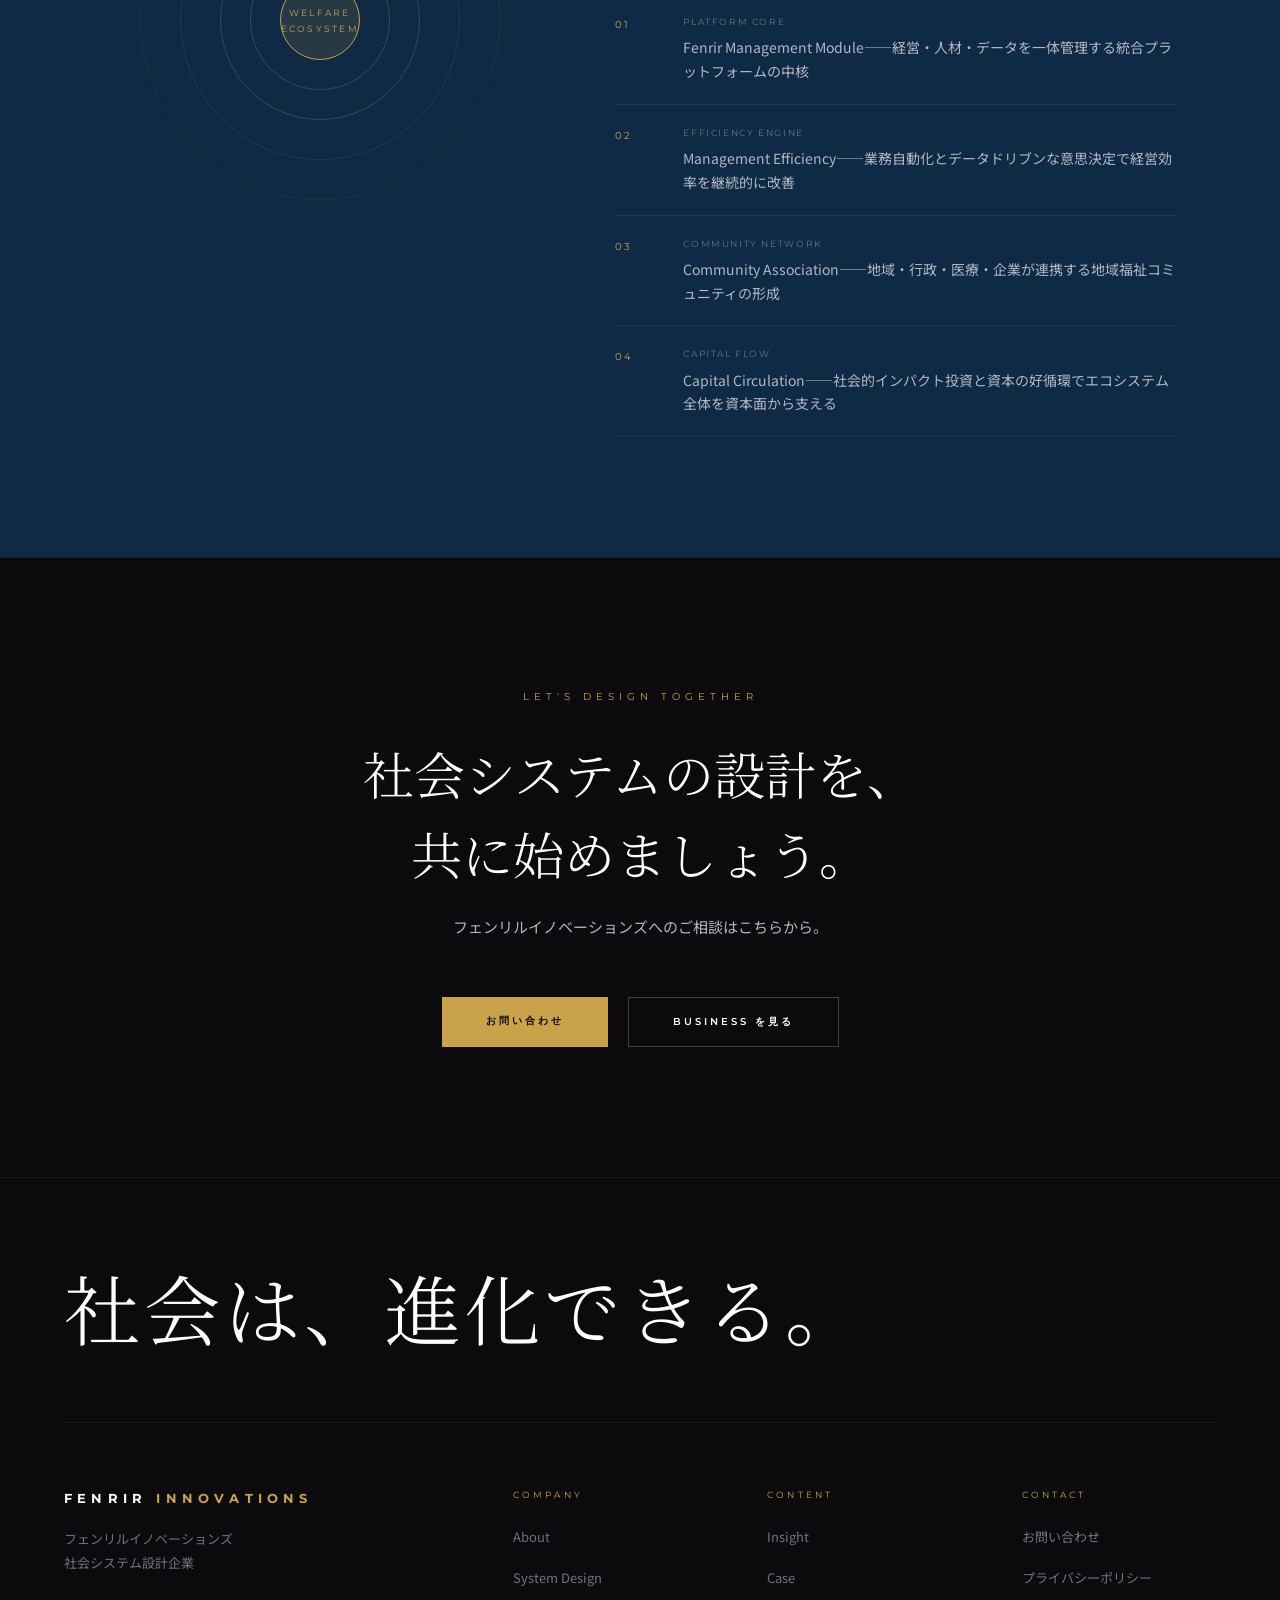
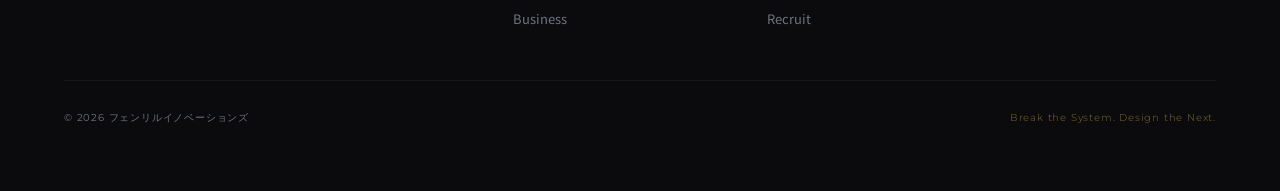
<file: system-design.html>
<!DOCTYPE html>
<html lang="ja">
<head>
  <meta charset="UTF-8">
  <meta name="viewport" content="width=device-width, initial-scale=1.0">
  <title>System Design | Fenrir Innovations</title>
  <meta name="description" content="フェンリルモデル・福祉ネットワーク構想・社会インフラ構想・エコシステム。フェンリルイノベーションズの社会システム設計思想。">
  <link rel="preconnect" href="https://fonts.googleapis.com">
  <link rel="preconnect" href="https://fonts.gstatic.com" crossorigin>
  <link href="https://fonts.googleapis.com/css2?family=Noto+Serif+JP:wght@300;400;700&family=Noto+Sans+JP:wght@300;400;500&family=Montserrat:wght@300;400;600;700&display=swap" rel="stylesheet">
  <link rel="stylesheet" href="style.css">
  <style>
    .sd-sec-num { font-family:var(--ff-en); font-size:clamp(80px,12vw,160px); font-weight:300; color:rgba(201,162,74,0.07); line-height:1; letter-spacing:-0.04em; margin-bottom:-20px; }
    .sd-model-steps { display:grid; grid-template-columns:repeat(5,1fr); border-top:1px solid rgba(201,162,74,0.15); margin-top:52px; }
    .sd-model-step { padding:40px 24px; border-right:1px solid rgba(255,255,255,0.05); transition:0.3s var(--ease); position:relative; }
    .sd-model-step:last-child { border-right:none; }
    .sd-model-step:hover { background:rgba(201,162,74,0.04); }
    .sd-model-step::before { content:''; position:absolute; top:0; left:0; width:0; height:2px; background:var(--gold); transition:0.4s var(--ease); }
    .sd-model-step:hover::before { width:100%; }
    .sd-step-num { font-family:var(--ff-en); font-size:9px; letter-spacing:0.35em; color:var(--gold); margin-bottom:12px; }
    .sd-step-en { font-family:var(--ff-en); font-size:8px; letter-spacing:0.2em; color:var(--gray); text-transform:uppercase; margin-bottom:16px; }
    .sd-step-title { font-size:16px; font-family:var(--ff-jp); font-weight:300; margin-bottom:12px; }
    .sd-step-body { font-size:12px; color:var(--silver); line-height:1.85; }
    .sd-net-layout { display:grid; grid-template-columns:1fr 1fr; min-height:560px; align-items:stretch; }
    .sd-net-visual { position:relative; overflow:hidden; min-height:460px; }
    .sd-net-visual canvas { position:absolute; inset:0; width:100%; height:100%; }
    .sd-net-text { padding:100px 64px 100px 72px; display:flex; flex-direction:column; justify-content:center; }
    .sd-net-features { list-style:none; margin-top:32px; display:flex; flex-direction:column; gap:0; }
    .sd-net-features li { font-size:14px; color:var(--silver); padding:14px 0 14px 20px; border-bottom:1px solid rgba(255,255,255,0.06); position:relative; line-height:1.7; }
    .sd-net-features li::before { content:''; position:absolute; left:0; top:50%; transform:translateY(-50%); width:6px; height:1px; background:var(--gold); }
    .sd-infra-grid { display:grid; grid-template-columns:repeat(3,1fr); gap:2px; margin-top:52px; }
    .sd-infra-card { padding:48px 32px; background:rgba(255,255,255,0.02); border-top:2px solid rgba(201,162,74,0.2); transition:0.3s var(--ease); }
    .sd-infra-card:hover { background:rgba(201,162,74,0.04); border-top-color:var(--gold); transform:translateY(-4px); }
    .sd-infra-num { font-family:var(--ff-en); font-size:10px; letter-spacing:0.35em; color:var(--gold); margin-bottom:10px; }
    .sd-infra-en { font-family:var(--ff-en); font-size:9px; letter-spacing:0.2em; color:var(--gray); text-transform:uppercase; margin-bottom:16px; }
    .sd-infra-title { font-size:20px; font-family:var(--ff-jp); font-weight:300; margin-bottom:14px; }
    .sd-infra-body { font-size:13px; color:var(--silver); line-height:1.9; }
    .sd-eco-layout { display:grid; grid-template-columns:1fr 1.3fr; gap:80px; align-items:center; }
    .sd-eco-diagram { display:flex; align-items:center; justify-content:center; }
    .sd-eco-list { list-style:none; margin-top:28px; display:flex; flex-direction:column; gap:0; }
    .sd-eco-item { display:grid; grid-template-columns:48px 1fr; gap:20px; align-items:start; padding:20px 0; border-bottom:1px solid rgba(255,255,255,0.06); }
    .sd-eco-item:first-child { border-top:1px solid rgba(255,255,255,0.06); }
    .sd-eco-item-num { font-family:var(--ff-en); font-size:10px; color:var(--gold); letter-spacing:0.2em; margin-top:2px; }
    .sd-eco-item-text { font-size:14px; color:var(--silver); line-height:1.7; }
    .sd-eco-item-en { font-family:var(--ff-en); font-size:9px; letter-spacing:0.18em; color:var(--gray); text-transform:uppercase; margin-bottom:6px; }
    /* Philosophy section */
    .sd-phi-layout { display:grid; grid-template-columns:1fr 1fr; gap:80px; align-items:center; }
    .sd-phi-text p { font-size:14px; color:var(--silver); line-height:2.2; margin-bottom:16px; }
    .sd-phi-steps { display:flex; flex-direction:column; gap:2px; }
    .sd-phi-step { display:flex; align-items:stretch; }
    .sd-phi-step-content { flex:1; padding:32px 40px; background:rgba(94,158,196,0.08); border-left:2px solid rgba(94,158,196,0.4); }
    .sd-phi-step-content:hover { background:rgba(94,158,196,0.12); }
    .sd-phi-step-en { font-family:var(--ff-en); font-size:clamp(18px,2.2vw,26px); font-weight:300; color:#6FA3C8; line-height:1.2; margin-bottom:8px; }
    .sd-phi-step-jp { font-size:12px; color:var(--silver); letter-spacing:0.1em; }
    .sd-phi-arrow { display:flex; align-items:center; justify-content:center; padding:0 12px; color:rgba(94,158,196,0.4); font-size:18px; }

    @media(max-width:1100px) {
      .sd-model-steps { grid-template-columns:repeat(3,1fr); }
      .sd-net-layout { grid-template-columns:1fr; }
      .sd-net-visual { min-height:300px; }
      .sd-net-text { padding:60px 40px; }
      .sd-eco-layout { grid-template-columns:1fr; gap:48px; }
      .sd-phi-layout { grid-template-columns:1fr; gap:48px; }
    }
    @media(max-width:768px) {
      .sd-model-steps { grid-template-columns:1fr; }
      .sd-infra-grid { grid-template-columns:1fr; }
    }
  </style>
</head>
<body>

<header id="header">
  <div class="header-top">
    <a href="index.html" class="logo-new">
      <div class="logo-icon"><svg viewBox="0 0 44 44" fill="none" xmlns="http://www.w3.org/2000/svg" width="42" height="42">
          <circle cx="22" cy="22" r="20" stroke="rgba(255,255,255,0.85)" stroke-width="1.5"/>
          <circle cx="22" cy="22" r="13" stroke="rgba(255,255,255,0.3)" stroke-width="1"/>
          <path d="M22 9v6M22 29v6M9 22h6M29 22h6" stroke="rgba(255,255,255,0.5)" stroke-width="1.2" stroke-linecap="round"/>
          <path d="M13.5 13.5l4.2 4.2M26.3 26.3l4.2 4.2M30.5 13.5l-4.2 4.2M17.7 26.3l-4.2 4.2" stroke="rgba(255,255,255,0.3)" stroke-width="0.8" stroke-linecap="round"/>
          <circle cx="22" cy="22" r="3.5" fill="rgba(255,255,255,0.75)"/>
        </svg></div>
      <span class="logo-wordmark">Fenrir <em>Innovations</em></span>
    </a>
    <div class="header-center-tag">Social System Design Company</div>
    <div class="header-actions">
      <button class="header-search-btn" type="button" aria-label="検索">
        <svg viewBox="0 0 20 20" fill="none" width="18" height="18"><circle cx="8.5" cy="8.5" r="5.5" stroke="currentColor" stroke-width="1.5"/><path d="M13 13l4 4" stroke="currentColor" stroke-width="1.5" stroke-linecap="round"/></svg>
        <span>検索</span>
      </button>
      <a href="contact.html" class="header-cta-btn">
        <svg viewBox="0 0 20 16" fill="none" width="18" height="16"><rect x="1" y="1" width="18" height="14" rx="1" stroke="currentColor" stroke-width="1.5"/><path d="M1 3l9 7 9-7" stroke="currentColor" stroke-width="1.5" stroke-linecap="round"/></svg>
        <span>お問い合わせ</span>
      </a>
    </div>
    <div class="hamburger" id="hamburger"><span></span><span></span><span></span></div>
  </div>
  <nav class="header-nav">
    <a href="index.html">Home</a>
    <a href="about.html">About</a>
    <a href="system-design.html" class="active">System Design</a>
    <a href="business.html">Business</a>
    <a href="insight.html">Insight</a>
    <a href="case.html">Case</a>
    <a href="recruit.html">Recruit</a>
    <a href="contact.html" class="nav-contact">Contact</a>
  </nav>
</header>
<div class="mobile-nav" id="mobileNav">
  <a href="index.html">Home</a>
  <a href="about.html">About</a>
  <a href="system-design.html">System Design</a>
  <a href="business.html">Business</a>
  <a href="insight.html">Insight</a>
  <a href="case.html">Case</a>
  <a href="recruit.html">Recruit</a>
  <a href="contact.html">Contact</a>
</div>

<div class="page-hero">
  <div class="page-hero-inner">
    <div class="page-hero-lbl">System Design</div>
    <h1 class="page-hero-title">社会は、<br>設計できる。</h1>
    <div class="page-hero-en">Social System Design</div>
  </div>
</div>

<!-- 0. 思想 / Philosophy -->
<section style="background:var(--navy);">
  <div class="container" style="padding-top:120px;padding-bottom:120px;">
    <div class="sd-phi-layout">
      <div>
        <div class="sec-label fu">Fenrir System Design Philosophy</div>
        <h2 class="sec-heading fu" style="font-size:clamp(28px,4vw,52px);">社会は設計できる</h2>
        <div class="sec-divider fu"></div>
        <div class="sd-phi-text fu">
          <p>私たちは信じている。社会の問題の多くは人ではなく<strong style="color:var(--white);">構造</strong>にある。制度、慣習、組織、仕組み——それらは社会を支える一方で、時に人の可能性を制限する。</p>
          <p>しかし社会構造は自然に生まれたものではない。設計されたものだ。制度は設計され、組織は設計され、仕組みは設計されている。</p>
          <p><strong style="color:var(--gold);">だからこそ社会は再設計できる。</strong></p>
          <p>Fenrir Innovations は福祉を起点に社会システムを設計する。人を変えるのではない。仕組みを変える。制度を更新し、組織をつなぎ、社会インフラを再設計する。</p>
        </div>
      </div>
      <div class="sd-phi-steps fu">
        <div class="sd-phi-step">
          <div class="sd-phi-step-content">
            <div class="sd-phi-step-en">Break the System</div>
            <div class="sd-phi-step-jp">既存の制度・常識・構造を解体する</div>
          </div>
        </div>
        <div class="sd-phi-arrow">↓</div>
        <div class="sd-phi-step">
          <div class="sd-phi-step-content">
            <div class="sd-phi-step-en">Design the Next</div>
            <div class="sd-phi-step-jp">次の社会システムを設計する</div>
          </div>
        </div>
        <div class="sd-phi-arrow">↓</div>
        <div class="sd-phi-step">
          <div class="sd-phi-step-content">
            <div class="sd-phi-step-en">Build the Infrastructure</div>
            <div class="sd-phi-step-jp">持続可能な社会インフラを構築する</div>
          </div>
        </div>
      </div>
    </div>
  </div>
</section>

<!-- 1. FENRIR MODEL -->
<section style="background:var(--black);">
  <div class="container" style="padding-top:120px;padding-bottom:120px;">
    <div class="sd-sec-num fu">01</div>
    <div class="sec-label fu">Fenrir Model</div>
    <h2 class="sec-heading fu">Fenrir Model</h2>
    <p class="sec-body fu" style="max-width:760px;margin-top:8px;">
      社会福祉法人を持続可能なエコシステムへと転換する、フェンリルイノベーションズ独自の5段階設計プロセス。表層的な改善ではなく、法人の構造そのものを段階的に再設計します。
    </p>
    <div class="sd-model-steps stg">
      <div class="sd-model-step">
        <div class="sd-step-num">01</div>
        <div class="sd-step-en">Analyse</div>
        <div class="sd-step-title">現状解析</div>
        <p class="sd-step-body">法人・制度・地域の三層から課題の構造を解析し、介入すべきポイントを特定します。</p>
      </div>
      <div class="sd-model-step">
        <div class="sd-step-num">02</div>
        <div class="sd-step-en">Design</div>
        <div class="sd-step-title">制度設計</div>
        <p class="sd-step-body">組織・業務・ITを統合した、再現可能な経営システムとして一から設計します。</p>
      </div>
      <div class="sd-model-step">
        <div class="sd-step-num">03</div>
        <div class="sd-step-en">Connect</div>
        <div class="sd-step-title">組織接続</div>
        <p class="sd-step-body">複数法人をプラットフォームに接続し、共有インフラの土台を段階的に整えます。</p>
      </div>
      <div class="sd-model-step">
        <div class="sd-step-num">04</div>
        <div class="sd-step-en">Integrate</div>
        <div class="sd-step-title">統合実装</div>
        <p class="sd-step-body">データ・資本・人材を統合したエコシステムとして本格的に機能させます。</p>
      </div>
      <div class="sd-model-step">
        <div class="sd-step-num">05</div>
        <div class="sd-step-en">Expand</div>
        <div class="sd-step-title">地域展開</div>
        <p class="sd-step-body">成功モデルを地域全体に展開し、自律的に成長するインフラとして定着させます。</p>
      </div>
    </div>
  </div>
</section>

<!-- 2. 福祉ネットワーク構想 -->
<section style="background:var(--navy);">
  <div class="sd-net-layout">
    <div class="sd-net-visual">
      <canvas id="sdNetCanvas"></canvas>
    </div>
    <div class="sd-net-text">
      <div class="sd-sec-num fu" style="font-size:clamp(60px,8vw,100px);">02</div>
      <div class="sec-label fu">Network Vision</div>
      <h2 class="sec-heading fu">福祉ネットワーク構想</h2>
      <p class="sec-body fu">孤立した社会福祉法人を「ネットワーク」として繋ぎ、共有基盤を構築することで、単独では不可能だった規模の力と機能を実現します。</p>
      <ul class="sd-net-features fu">
        <li>複数法人を接続するデジタルプラットフォームの構築</li>
        <li>人材流通・採用支援の法人間ネットワーク化</li>
        <li>データ共有による経営効率の最大化</li>
        <li>共同調達・バックオフィス集約による固定費削減</li>
        <li>ノウハウ・ベストプラクティスのネットワーク内展開</li>
        <li>地域福祉エコシステムとしての自律的成長基盤の確立</li>
      </ul>
    </div>
  </div>
</section>

<!-- 3. 社会インフラ構想 -->
<section style="background:var(--black);">
  <div class="container" style="padding-top:120px;padding-bottom:120px;">
    <div class="sd-sec-num fu">03</div>
    <div class="sec-label fu">Infrastructure Vision</div>
    <h2 class="sec-heading fu">社会インフラ構想</h2>
    <p class="sec-body fu" style="max-width:760px;margin-top:8px;">
      福祉ネットワークを単なる法人連携に留めず、地域社会全体の「インフラ」として機能させることが最終目標です。制度・組織・データ・資本・人材・地域の六層を統合的に設計します。
    </p>
    <div class="sd-infra-grid stg">
      <div class="sd-infra-card">
        <div class="sd-infra-num">Layer 01</div>
        <div class="sd-infra-en">Policy Layer</div>
        <div class="sd-infra-title">制度レイヤー</div>
        <p class="sd-infra-body">現行制度の構造的欠陥を特定し、持続可能な制度フレームワークとして再構築。規制の隙間を埋め、法人が本来の使命に集中できる制度環境を整備します。</p>
      </div>
      <div class="sd-infra-card">
        <div class="sd-infra-num">Layer 02</div>
        <div class="sd-infra-en">Organization Layer</div>
        <div class="sd-infra-title">組織レイヤー</div>
        <p class="sd-infra-body">法人間の経営統合・ネットワーク化を推進し、資源・人材・ノウハウが自由に流通する組織エコシステムを形成。孤立から連携へ変換します。</p>
      </div>
      <div class="sd-infra-card">
        <div class="sd-infra-num">Layer 03</div>
        <div class="sd-infra-en">Data Layer</div>
        <div class="sd-infra-title">データレイヤー</div>
        <p class="sd-infra-body">経営データ・介護記録・財務情報を統合するデジタルプラットフォームを構築。リアルタイムな意思決定支援とエビデンスに基づく政策提言を実現します。</p>
      </div>
      <div class="sd-infra-card">
        <div class="sd-infra-num">Layer 04</div>
        <div class="sd-infra-en">Capital Layer</div>
        <div class="sd-infra-title">資本レイヤー</div>
        <p class="sd-infra-body">資本調達・M&amp;A支援・社会的インパクト投資の仕組みを整備。法人が持続的に成長するための資本環境を設計し、財務的な持続可能性を担保します。</p>
      </div>
      <div class="sd-infra-card">
        <div class="sd-infra-num">Layer 05</div>
        <div class="sd-infra-en">Human Layer</div>
        <div class="sd-infra-title">人材レイヤー</div>
        <p class="sd-infra-body">介護人材の採用・育成・定着・流通を統合的にマネジメント。法人を超えたキャリアパス設計と、現場スタッフが誇りを持って働ける環境を構築します。</p>
      </div>
      <div class="sd-infra-card">
        <div class="sd-infra-num">Layer 06</div>
        <div class="sd-infra-en">Community Layer</div>
        <div class="sd-infra-title">地域レイヤー</div>
        <p class="sd-infra-body">行政・医療・企業・住民と連携した地域福祉エコシステムを形成。社会インフラとしての福祉ネットワークを地域全体に定着させ、自律的に機能する基盤を実現します。</p>
      </div>
    </div>
  </div>
</section>

<!-- 4. エコシステム -->
<section style="background:var(--navy);">
  <div class="container" style="padding-top:120px;padding-bottom:120px;">
    <div class="sd-eco-layout">
      <div class="sd-eco-diagram fi">
        <div class="diagram-wrap">
          <div class="diagram" style="width:300px;height:300px;">
            <div class="ring"></div>
            <div class="ring"></div>
            <div class="ring"></div>
            <div class="ring"></div>
            <div class="ring"></div>
            <div class="ring-text">WELFARE<br>ECOSYSTEM</div>
          </div>
        </div>
      </div>
      <div>
        <div class="sd-sec-num fu">04</div>
        <div class="sec-label fu">Ecosystem</div>
        <h2 class="sec-heading fu">エコシステム</h2>
        <p class="sec-body fu">フェンリルモデルの最終形態は、各法人・地域・制度が有機的に連携し、自律的に成長し続ける「エコシステム」です。個別の介入を超えた、社会インフラとしての持続的な機能を実現します。</p>
        <ul class="sd-eco-list fu">
          <li class="sd-eco-item">
            <div class="sd-eco-item-num">01</div>
            <div><div class="sd-eco-item-en">Platform Core</div><div class="sd-eco-item-text">Fenrir Management Module——経営・人材・データを一体管理する統合プラットフォームの中核</div></div>
          </li>
          <li class="sd-eco-item">
            <div class="sd-eco-item-num">02</div>
            <div><div class="sd-eco-item-en">Efficiency Engine</div><div class="sd-eco-item-text">Management Efficiency——業務自動化とデータドリブンな意思決定で経営効率を継続的に改善</div></div>
          </li>
          <li class="sd-eco-item">
            <div class="sd-eco-item-num">03</div>
            <div><div class="sd-eco-item-en">Community Network</div><div class="sd-eco-item-text">Community Association——地域・行政・医療・企業が連携する地域福祉コミュニティの形成</div></div>
          </li>
          <li class="sd-eco-item">
            <div class="sd-eco-item-num">04</div>
            <div><div class="sd-eco-item-en">Capital Flow</div><div class="sd-eco-item-text">Capital Circulation——社会的インパクト投資と資本の好循環でエコシステム全体を資本面から支える</div></div>
          </li>
        </ul>
      </div>
    </div>
  </div>
</section>

<section class="s-cta">
  <div class="wrap">
    <div class="cta-en fu">Let's Design Together</div>
    <h2 class="cta-title fu">社会システムの設計を、<br>共に始めましょう。</h2>
    <p class="cta-sub fu">フェンリルイノベーションズへのご相談はこちらから。</p>
    <div class="hero-btns fu">
      <a href="contact.html" class="btn btn-gold">お問い合わせ</a>
      <a href="business.html" class="btn btn-line">Business を見る</a>
    </div>
  </div>
</section>

<footer>
  <div class="foot-tagline-wrap">
    <p class="foot-tagline-large">社会は、進化できる。</p>
  </div>
  <div class="foot-wrap">
    <div class="foot-brand">
      <a href="index.html" class="logo">FENRIR <span>INNOVATIONS</span></a>
      <p>フェンリルイノベーションズ<br>社会システム設計企業</p>
    </div>
    <div class="foot-col"><div class="foot-col-title">Company</div><ul><li><a href="about.html">About</a></li><li><a href="system-design.html">System Design</a></li><li><a href="business.html">Business</a></li></ul></div>
    <div class="foot-col"><div class="foot-col-title">Content</div><ul><li><a href="insight.html">Insight</a></li><li><a href="case.html">Case</a></li><li><a href="recruit.html">Recruit</a></li></ul></div>
    <div class="foot-col"><div class="foot-col-title">Contact</div><ul><li><a href="contact.html">お問い合わせ</a></li><li><a href="#">プライバシーポリシー</a></li></ul></div>
  </div>
  <div class="foot-bottom">
    <span>© 2026 フェンリルイノベーションズ</span>
    <span class="foot-tagline">Break the System. Design the Next.</span>
  </div>
</footer>
<script src="script.js"></script>
<script>
  window.addEventListener('DOMContentLoaded', () => {
    if (typeof ParticleNet !== 'undefined') {
      new ParticleNet('sdNetCanvas', { count:55, maxDist:125, color:'94,158,196', speed:0.28, minR:1, maxR:2.5, lineAlpha:0.35, dotAlpha:0.72 });
    }
  });
</script>
</body>
</html>
</file>
<file: style.css>
/* ============================================
   FENRIR INNOVATIONS — f-innov.jp
   ============================================ */

*, *::before, *::after { margin: 0; padding: 0; box-sizing: border-box; }

:root {
  --black:   #0B0B0D;
  --navy:    #0F2A44;
  --gold:    #C9A24A;
  --gold-2:  #E2C06B;
  --blue:    #6FA3C8;
  --silver:  #B2B8C2;
  --gray:    #6C7480;
  --white:   #FFFFFF;
  --ff-en:   'Montserrat', sans-serif;
  --ff-jp:   'Noto Serif JP', serif;
  --ff-body: 'Noto Sans JP', sans-serif;
  --ease:    cubic-bezier(0.25, 0.46, 0.45, 0.94);
}

html { scroll-behavior: smooth; font-size: 16px; }
body {
  background: var(--black);
  color: var(--white);
  font-family: var(--ff-body);
  line-height: 1.8;
  overflow-x: hidden;
}
h1, h2, h3, h4 { font-family: var(--ff-jp); font-weight: 300; line-height: 1.4; }
a { color: inherit; text-decoration: none; transition: 0.3s var(--ease); }
img { max-width: 100%; display: block; }

/* ============================================
   HEADER
   ============================================ */
header {
  position: fixed; top: 0; left: 0; width: 100%; z-index: 1000;
  background: var(--black);
  transition: background 0.4s var(--ease);
}
header.scrolled {
  background: rgba(7,9,12,0.97);
  backdrop-filter: blur(16px);
}

/* Top bar */
.header-top {
  display: flex; align-items: center; justify-content: space-between;
  padding: 12px 48px;
  border-bottom: 1px solid rgba(255,255,255,0.07);
}

/* Logo */
.logo-new {
  display: flex; align-items: center; gap: 11px;
  color: var(--white); text-decoration: none; flex-shrink: 0;
  transition: opacity 0.3s;
}
.logo-new:hover { opacity: 0.85; }
.logo-icon { width: 42px; height: 42px; flex-shrink: 0; }
.logo-wordmark {
  font-family: Georgia, 'Noto Serif JP', serif;
  font-size: 15px; font-weight: 700; letter-spacing: 0.01em; color: var(--white);
  white-space: nowrap;
}
.logo-wordmark em { font-weight: 300; font-style: normal; }

/* Footer logo (unchanged) */
.logo {
  font-family: var(--ff-en); font-size: 12px; font-weight: 700;
  letter-spacing: 0.4em; color: var(--white); text-transform: uppercase;
}
.logo span { color: var(--gold); }

/* Center tagline */
.header-center-tag {
  font-family: var(--ff-en); font-size: 10px; letter-spacing: 0.45em;
  color: rgba(255,255,255,0.38); text-transform: uppercase;
  flex: 1; text-align: center; padding: 0 24px;
}

/* Right actions */
.header-actions { display: flex; align-items: stretch; flex-shrink: 0; }
.header-search-btn {
  background: none; border: none; cursor: pointer;
  display: flex; flex-direction: column; align-items: center; justify-content: center;
  gap: 4px; padding: 8px 20px; color: rgba(255,255,255,0.55);
  transition: color 0.25s;
}
.header-search-btn:hover { color: var(--white); }
.header-search-btn span { font-size: 10px; letter-spacing: 0.1em; font-family: var(--ff-body); }
.header-cta-btn {
  background: var(--gold); color: var(--black);
  display: flex; flex-direction: column; align-items: center; justify-content: center;
  gap: 4px; padding: 8px 22px; transition: background 0.25s;
}
.header-cta-btn:hover { background: #d4aa52; }
.header-cta-btn span { font-size: 10px; letter-spacing: 0.04em; font-family: var(--ff-body); font-weight: 500; }

/* Nav bar */
.header-nav {
  display: flex; align-items: stretch;
}
.header-nav a {
  flex: 1; display: flex; align-items: center; justify-content: center;
  padding: 14px 8px;
  font-family: var(--ff-en); font-size: 10px; letter-spacing: 0.2em;
  text-transform: uppercase; color: rgba(255,255,255,0.55);
  border-right: 1px solid rgba(255,255,255,0.05);
  transition: 0.3s var(--ease);
}
.header-nav a:first-child { border-left: 1px solid rgba(255,255,255,0.05); }
.header-nav a:hover, .header-nav a.active { color: var(--white); }
.header-nav a.nav-contact {
  color: var(--gold);
  border-bottom: 2px solid var(--gold);
}
.header-nav a.nav-contact:hover { background: var(--gold); color: var(--black); }

/* Hamburger (mobile only) */
.hamburger {
  display: none; flex-direction: column; gap: 6px; cursor: pointer; z-index: 1001;
}
.hamburger span { display: block; width: 24px; height: 1px; background: var(--white); transition: 0.3s; }

.mobile-nav {
  display: none; position: fixed; inset: 0;
  background: rgba(7,9,12,0.98);
  flex-direction: column; align-items: center; justify-content: center;
  gap: 40px; z-index: 999; opacity: 0; pointer-events: none; transition: 0.4s var(--ease);
}
.mobile-nav.open { opacity: 1; pointer-events: all; }
.mobile-nav a {
  font-family: var(--ff-en); font-size: 16px; letter-spacing: 0.3em;
  text-transform: uppercase; color: rgba(255,255,255,0.55);
}
.mobile-nav a:hover { color: var(--gold); }

/* ============================================
   HERO
   ============================================ */
.hero {
  position: relative; height: 100vh; min-height: 700px;
  display: flex; align-items: center;
  overflow: hidden;
  background: var(--black);
}
.hero-canvas {
  position: absolute; inset: 0; width: 100%; height: 100%;
  z-index: 0; pointer-events: none;
}
.hero-overlay {
  position: absolute; inset: 0; z-index: 1;
  background:
    linear-gradient(to bottom, rgba(7,9,12,0.5) 0%, rgba(7,9,12,0.05) 45%, rgba(7,9,12,0.65) 100%),
    linear-gradient(to right, rgba(7,9,12,0.65) 0%, transparent 60%);
}
.hero-content {
  position: relative; z-index: 3;
  padding: 0 0 0 10%;
  max-width: 700px;
}
.hero-content--left {
  text-align: left;
}
.hero-eyebrow {
  font-family: var(--ff-en); font-size: 10px; letter-spacing: 0.5em;
  color: var(--gold); text-transform: uppercase; margin-bottom: 40px;
  display: flex; align-items: center; justify-content: flex-start; gap: 16px;
}
.hero-eyebrow::before {
  content: ''; display: block; width: 36px; height: 1px; background: var(--gold);
}
.hero-main {
  font-size: clamp(52px, 8vw, 104px); font-weight: 300;
  line-height: 1.15; margin-bottom: 32px; letter-spacing: -0.01em;
}
.hero-sub {
  font-size: clamp(13px, 1.4vw, 15px); color: var(--silver);
  line-height: 2.1; margin-bottom: 20px; letter-spacing: 0.02em;
}
.hero-tagline {
  font-family: var(--ff-en); font-size: clamp(9px, 0.85vw, 10px);
  letter-spacing: 0.4em; color: rgba(201,162,74,0.6);
  text-transform: uppercase; margin-bottom: 56px;
}
.hero-cta { display: flex; gap: 20px; justify-content: flex-start; flex-wrap: wrap; }

.btn-primary {
  display: inline-block; padding: 15px 46px;
  background: var(--gold); color: var(--black);
  font-family: var(--ff-en); font-size: 10px; letter-spacing: 0.3em;
  text-transform: uppercase; font-weight: 600; transition: 0.3s var(--ease);
}
.btn-primary:hover { background: var(--white); transform: translateY(-2px); }

.btn-ghost {
  display: inline-block; padding: 15px 46px;
  border: 1px solid rgba(255,255,255,0.2); color: var(--white);
  font-family: var(--ff-en); font-size: 10px; letter-spacing: 0.3em;
  text-transform: uppercase; transition: 0.3s var(--ease);
}
.btn-ghost:hover { border-color: var(--gold); color: var(--gold); }

.hero-scroll {
  position: absolute; bottom: 44px; left: 50%; transform: translateX(-50%);
  z-index: 3; display: flex; flex-direction: column; align-items: center; gap: 12px;
  font-family: var(--ff-en); font-size: 9px; letter-spacing: 0.4em;
  color: var(--gray); text-transform: uppercase;
}
.scroll-line {
  width: 1px; height: 60px;
  background: linear-gradient(to bottom, var(--gold), transparent);
  animation: pulse 2s ease-in-out infinite;
}
@keyframes pulse { 0%,100%{opacity:0.3} 50%{opacity:1} }

/* ============================================
   SECTION COMMON
   ============================================ */
.container { max-width: 1200px; margin: 0 auto; padding: 0 64px; }

.sec-label {
  font-family: var(--ff-en); font-size: 10px; letter-spacing: 0.5em;
  color: var(--gold); text-transform: uppercase; margin-bottom: 24px;
  display: flex; align-items: center; gap: 14px;
}
.sec-label::before { content: ''; display: block; width: 28px; height: 1px; background: var(--gold); }

.sec-heading {
  font-size: clamp(28px, 4vw, 54px); font-weight: 300; line-height: 1.4; margin-bottom: 20px;
}
.sec-heading.center { text-align: center; }

.sec-divider { width: 48px; height: 1px; background: var(--gold); margin: 28px 0; }
.sec-body { font-size: 15px; color: var(--silver); line-height: 2.1; }

.sec-row {
  display: flex; justify-content: space-between; align-items: flex-end;
  flex-wrap: wrap; gap: 16px; margin-bottom: 48px;
}

.link-more {
  display: inline-flex; align-items: center; gap: 10px;
  font-family: var(--ff-en); font-size: 10px; letter-spacing: 0.3em;
  text-transform: uppercase; color: var(--gold);
}
.link-more::after { content: '→'; transition: 0.3s var(--ease); }
.link-more:hover::after { transform: translateX(6px); }

/* ============================================
   SOCIAL ISSUES
   ============================================ */
.s-issues .container { padding-top: 120px; padding-bottom: 120px; }

.issues-layout {
  display: grid; grid-template-columns: 1.2fr 1fr;
  gap: 80px; align-items: center;
}
.issues-left { display: flex; flex-direction: column; }

.issues-visual {
  display: flex; align-items: center; justify-content: center;
}
.issues-geo {
  width: 380px; height: 380px; max-width: 100%;
  position: relative; display: flex; align-items: center; justify-content: center;
}
.geo-inner {
  width: 100%; height: 100%; position: relative;
}
.geo-ring {
  position: absolute; border-radius: 50%; top: 50%; left: 50%;
  transform: translate(-50%, -50%);
  border: 1px solid rgba(201,162,74,0.18);
}
.geo-ring--1 { width: 100px; height: 100px; background: rgba(201,162,74,0.06); border-color: rgba(201,162,74,0.35); }
.geo-ring--2 { width: 200px; height: 200px; border-color: rgba(201,162,74,0.2); animation: spin 25s linear infinite; }
.geo-ring--3 { width: 320px; height: 320px; border-color: rgba(201,162,74,0.1); animation: spin 40s linear infinite reverse; }
.geo-dot {
  position: absolute; border-radius: 50%; background: var(--gold);
  top: 50%; left: 50%;
}
.geo-dot--1 { width: 6px; height: 6px; transform: translate(-50%, -50%) translate(0, -100px); opacity: 0.8; }
.geo-dot--2 { width: 5px; height: 5px; transform: translate(-50%, -50%) rotate(60deg) translate(0, -100px); opacity: 0.6; }
.geo-dot--3 { width: 4px; height: 4px; transform: translate(-50%, -50%) rotate(120deg) translate(0, -100px); opacity: 0.7; }
.geo-dot--4 { width: 6px; height: 6px; transform: translate(-50%, -50%) rotate(180deg) translate(0, -100px); opacity: 0.5; }
.geo-dot--5 { width: 4px; height: 4px; transform: translate(-50%, -50%) rotate(240deg) translate(0, -100px); opacity: 0.75; }
.geo-dot--6 { width: 5px; height: 5px; transform: translate(-50%, -50%) rotate(300deg) translate(0, -100px); opacity: 0.65; }

.stat-row { display: grid; grid-template-columns: repeat(3, 1fr); gap: 2px; margin-top: 48px; }
.stat-card {
  padding: 36px 28px;
  background: var(--navy);
  border-top: 1px solid rgba(201,162,74,0.22);
  transition: 0.3s var(--ease);
}
.stat-card:hover { background: rgba(11,24,40,0.85); }
.stat-num {
  font-family: var(--ff-en); font-size: clamp(40px, 5vw, 68px);
  font-weight: 300; color: var(--gold); line-height: 1; margin-bottom: 12px;
}
.stat-sfx { font-size: 24px; }
.stat-desc { font-size: 12px; color: var(--silver); line-height: 1.85; }

/* ============================================
   PHILOSOPHY
   ============================================ */
.s-philosophy { background: var(--black); }
.s-philosophy .container { padding-top: 0; padding-bottom: 0; }

.phi-layout {
  display: grid; grid-template-columns: 1fr 1.15fr;
  min-height: 600px; align-items: stretch;
}
.phi-visual {
  position: relative; overflow: hidden; min-height: 500px;
}
.phi-visual canvas {
  position: absolute; inset: 0; width: 100%; height: 100%;
}
.phi-text {
  padding: 100px 64px 100px 72px;
  display: flex; flex-direction: column; justify-content: center;
}
.phi-heading {
  font-family: var(--ff-jp); font-size: clamp(26px, 3.5vw, 48px);
  font-weight: 300; line-height: 1.5; margin-bottom: 32px;
}
.phi-heading span { color: var(--gold); }
.phi-body {
  font-size: 14px; color: var(--silver); line-height: 2.1; margin-bottom: 40px;
}
.phi-link {
  display: inline-flex; align-items: center; gap: 12px;
  font-family: var(--ff-jp); font-size: 15px; color: var(--gold);
  letter-spacing: 0.06em; border-bottom: 1px solid rgba(201,162,74,0.3);
  padding-bottom: 8px; width: fit-content; transition: 0.3s var(--ease);
}
.phi-link::after { content: '→'; transition: 0.3s var(--ease); }
.phi-link:hover::after { transform: translateX(6px); }
.phi-link:hover { border-bottom-color: var(--gold); }

/* ============================================
   SYSTEM DESIGN
   ============================================ */
.s-system .container { padding-top: 120px; padding-bottom: 120px; }
.s-system .sec-label--dark { margin-bottom: 20px; }
.s-system .sec-heading--dark { margin-bottom: 64px; }

.sys-cols {
  display: grid; grid-template-columns: repeat(3, 1fr);
  border-top: 1px solid rgba(0,0,0,0.08);
}
.sys-col {
  padding: 48px 40px 48px 0;
  border-right: 1px solid rgba(0,0,0,0.08);
  padding-right: 40px; margin-right: 0;
}
.sys-col:first-child { padding-left: 0; }
.sys-col:last-child { border-right: none; padding-right: 0; padding-left: 40px; }
.sys-col:nth-child(2) { padding-left: 40px; }
.sys-col-num {
  font-family: var(--ff-en); font-size: 10px; letter-spacing: 0.35em;
  color: var(--gold); margin-bottom: 8px;
}
.sys-col-en {
  font-family: var(--ff-en); font-size: 9px; letter-spacing: 0.2em;
  color: #888; text-transform: uppercase; margin-bottom: 16px;
}
.sys-col-title {
  font-family: var(--ff-jp); font-size: 20px; font-weight: 300;
  color: #0A1220; margin-bottom: 14px; line-height: 1.4;
}
.sys-col-body {
  font-size: 13px; color: #555; line-height: 1.95;
}

/* ============================================
   PLATFORM MODEL
   ============================================ */
.s-platform { background: var(--navy); }
.s-platform .container { padding-top: 0; padding-bottom: 0; }

.plat-layout {
  display: grid; grid-template-columns: 1fr 1fr;
  min-height: 580px; align-items: stretch;
}
.plat-visual {
  position: relative; overflow: hidden; min-height: 480px;
}
.plat-visual canvas {
  position: absolute; inset: 0; width: 100%; height: 100%;
}
.plat-text {
  padding: 100px 64px 100px 72px;
  display: flex; flex-direction: column; justify-content: center;
}
.plat-list {
  list-style: none; margin-top: 36px; display: flex; flex-direction: column; gap: 0;
}
.plat-list li {
  font-size: 14px; color: var(--silver); padding: 14px 0;
  border-bottom: 1px solid rgba(255,255,255,0.06);
  padding-left: 20px; position: relative; line-height: 1.7;
}
.plat-list li::before {
  content: '';
  position: absolute; left: 0; top: 50%; transform: translateY(-50%);
  width: 6px; height: 1px; background: var(--gold);
}

/* ============================================
   BUSINESS UNITS
   ============================================ */
.s-business .container { padding-top: 120px; padding-bottom: 120px; }

.biz-header { margin-bottom: 52px; }
.biz-grid { display: grid; grid-template-columns: repeat(4, 1fr); gap: 2px; }
.biz-card {
  padding: 44px 28px;
  border-top: 2px solid transparent; transition: 0.3s var(--ease);
  display: flex; flex-direction: column;
}
.biz-card--light {
  background: #f8f7f4;
  border-top-color: rgba(201,162,74,0.2);
}
.biz-card--light:hover { border-top-color: var(--gold); transform: translateY(-4px); background: #fff; }
.biz-num { font-family: var(--ff-en); font-size: 10px; color: var(--gold); letter-spacing: 0.3em; margin-bottom: 18px; }
.biz-en { font-family: var(--ff-en); font-size: 9px; letter-spacing: 0.18em; color: #888; text-transform: uppercase; margin-bottom: 12px; }
.biz-title { font-size: 20px; font-family: var(--ff-jp); font-weight: 300; margin-bottom: 14px; }
.biz-title--dark { color: #0A1220; }
.biz-body { font-size: 13px; color: var(--silver); line-height: 1.9; flex: 1; margin-bottom: 24px; }
.biz-body--dark { color: #555; }
.biz-link { font-family: var(--ff-en); font-size: 9px; letter-spacing: 0.2em; color: var(--gold); margin-top: auto; }
.biz-link--dark { color: var(--gold); }
.biz-link:hover { opacity: 0.7; }

/* ============================================
   CASE & RESULTS
   ============================================ */
.s-case .container { padding-top: 120px; padding-bottom: 120px; }

.case-cards { display: grid; grid-template-columns: repeat(3, 1fr); gap: 24px; }
.case-card {
  display: flex; flex-direction: column;
  background: #f8f7f4; padding: 36px 32px;
  border-top: 2px solid rgba(201,162,74,0.2);
  transition: 0.3s var(--ease); cursor: pointer;
}
.case-card:hover { border-top-color: var(--gold); transform: translateY(-4px); background: #fff; }
.case-card-tag {
  font-family: var(--ff-en); font-size: 9px; letter-spacing: 0.2em;
  color: #5E9EC4; text-transform: uppercase; margin-bottom: 14px;
}
.case-card-title {
  font-size: 15px; color: #0A1220; line-height: 1.65;
  margin-bottom: 16px; font-family: var(--ff-jp); font-weight: 300;
}
.case-card-body {
  font-size: 12px; color: #666; line-height: 1.9; flex: 1; margin-bottom: 20px;
}
.case-card-more {
  font-family: var(--ff-en); font-size: 9px; letter-spacing: 0.2em;
  color: var(--gold); margin-top: auto;
}

/* ============================================
   INSIGHT
   ============================================ */
.s-insight .container { padding-top: 120px; padding-bottom: 120px; }

.insight-items { display: flex; flex-direction: column; gap: 0; }
.insight-item {
  display: grid; grid-template-columns: 140px 1fr 100px;
  gap: 32px; align-items: center; padding: 28px 0;
  border-bottom: 1px solid rgba(0,0,0,0.07);
  transition: 0.25s var(--ease); cursor: pointer;
}
.insight-item:first-child { border-top: 1px solid rgba(0,0,0,0.07); }
.insight-item:hover { background: rgba(201,162,74,0.03); padding-left: 8px; }
.insight-item-tag {
  display: inline-block;
  font-family: var(--ff-en); font-size: 9px; letter-spacing: 0.2em;
  text-transform: uppercase; padding: 5px 12px;
  border-radius: 2px;
}
.tag--system { background: rgba(201,162,74,0.12); color: #B8913E; }
.tag--digital { background: rgba(94,158,196,0.12); color: #3E7FA8; }
.tag--policy { background: rgba(94,196,140,0.12); color: #2E8A5C; }
.insight-item-title { font-size: 14px; color: #0A1220; line-height: 1.7; }
.insight-item-date { font-family: var(--ff-en); font-size: 10px; color: #999; text-align: right; }

/* ============================================
   ECOSYSTEM
   ============================================ */
.s-ecosystem .container { padding-top: 120px; padding-bottom: 120px; }

.eco-layout {
  display: grid; grid-template-columns: 1fr 1.2fr;
  gap: 80px; align-items: center;
}
.eco-diagram { display: flex; align-items: center; justify-content: center; }
.eco-diagram-inner { width: 280px; height: 280px; }
.eco-text { display: flex; flex-direction: column; }
.eco-list {
  list-style: none; margin-top: 28px; display: flex; flex-direction: column; gap: 12px;
}
.eco-list li {
  font-size: 14px; color: #444; padding: 12px 0 12px 20px;
  border-bottom: 1px solid rgba(0,0,0,0.06); position: relative;
}
.eco-list li::before {
  content: ''; position: absolute; left: 0; top: 50%; transform: translateY(-50%);
  width: 8px; height: 1px; background: var(--gold);
}
.eco-list li span { color: var(--gold); font-family: var(--ff-en); font-size: 13px; }

/* ============================================
   FOOTER
   ============================================ */
footer { background: var(--black); border-top: 1px solid rgba(255,255,255,0.05); padding: 0 64px 64px; }

.foot-tagline-wrap {
  padding: 80px 0 64px;
  border-bottom: 1px solid rgba(255,255,255,0.06);
  margin-bottom: 64px;
}
.foot-tagline-large {
  font-family: var(--ff-jp); font-size: clamp(36px, 6vw, 80px);
  font-weight: 300; color: var(--white); letter-spacing: 0.04em;
  line-height: 1.3; opacity: 0; transform: translateY(30px);
  transition: opacity 0.8s var(--ease), transform 0.8s var(--ease);
}
.foot-tagline-large.on { opacity: 1; transform: translateY(0); }

.foot-wrap {
  max-width: 1200px; margin: 0 auto;
  display: grid; grid-template-columns: 2fr 1fr 1fr 1fr;
  gap: 60px; margin-bottom: 48px;
}
.foot-brand .logo { font-size: 13px; margin-bottom: 16px; display: block; }
.foot-brand p { font-size: 13px; color: var(--gray); line-height: 1.95; }
.foot-col-title { font-family: var(--ff-en); font-size: 9px; letter-spacing: 0.35em; color: var(--gold); text-transform: uppercase; margin-bottom: 18px; }
.foot-col ul { list-style: none; display: flex; flex-direction: column; gap: 12px; }
.foot-col ul a { font-size: 13px; color: var(--gray); }
.foot-col ul a:hover { color: var(--white); }

.foot-bottom {
  max-width: 1200px; margin: 0 auto; padding-top: 28px;
  border-top: 1px solid rgba(255,255,255,0.05);
  display: flex; justify-content: space-between; align-items: center; flex-wrap: wrap; gap: 12px;
}
.foot-bottom span { font-family: var(--ff-en); font-size: 10px; color: var(--gray); letter-spacing: 0.08em; }
.foot-tagline { color: rgba(201,162,74,0.45) !important; }

/* ============================================
   PAGE HERO (sub pages)
   ============================================ */
.page-hero { padding: 180px 64px 100px; background: var(--black); border-bottom: 1px solid rgba(201,162,74,0.1); }
.page-hero-inner { max-width: 1200px; margin: 0 auto; }
.page-hero-lbl { font-family: var(--ff-en); font-size: 10px; letter-spacing: 0.5em; color: var(--gold); text-transform: uppercase; margin-bottom: 20px; }
.page-hero-title { font-size: clamp(36px, 5vw, 68px); font-weight: 300; line-height: 1.3; margin-bottom: 20px; }
.page-hero-en { font-family: var(--ff-en); font-size: 12px; letter-spacing: 0.25em; color: var(--silver); text-transform: uppercase; }

/* ============================================
   PAGE CONTENT
   ============================================ */
.page-section { padding: 100px 64px; }
.page-section .inner { max-width: 1200px; margin: 0 auto; }
.page-section.bg-navy { background: var(--navy); }

.content-grid { display: grid; grid-template-columns: 1fr 1fr; gap: 80px; align-items: start; }
.content-grid-3 { display: grid; grid-template-columns: repeat(3, 1fr); gap: 40px; }

.feature-card {
  padding: 40px; background: rgba(255,255,255,0.02);
  border-top: 1px solid rgba(201,162,74,0.18); transition: 0.3s var(--ease);
}
.feature-card:hover { background: rgba(201,162,74,0.04); }
.feature-card h3 { font-size: 18px; margin-bottom: 12px; }
.feature-card p { font-size: 13px; color: var(--silver); line-height: 1.9; }

/* ============================================
   CONTACT FORM
   ============================================ */
.contact-wrap { max-width: 720px; margin: 0 auto; }
.form-group { margin-bottom: 28px; }
.form-label { display: block; font-family: var(--ff-en); font-size: 10px; letter-spacing: 0.3em; color: var(--silver); text-transform: uppercase; margin-bottom: 10px; }
.form-label .req { color: var(--gold); margin-left: 6px; }
.form-input, .form-select, .form-textarea {
  width: 100%; background: rgba(255,255,255,0.04); border: 1px solid rgba(255,255,255,0.08);
  color: var(--white); padding: 14px 18px; font-family: var(--ff-body); font-size: 15px; outline: none;
  transition: 0.3s var(--ease);
}
.form-input:focus, .form-select:focus, .form-textarea:focus { border-color: var(--gold); background: rgba(201,162,74,0.03); }
.form-select { appearance: none; cursor: pointer; }
.form-textarea { height: 180px; resize: vertical; }
.form-submit { width: 100%; margin-top: 40px; }
.form-note { font-size: 13px; color: var(--gray); margin-top: 8px; }

/* ============================================
   LIGHT / OFF-WHITE SECTIONS
   ============================================ */
.s-light { background: #ffffff; }
.s-off-white { background: #F8F7F4; }

.sec-label--dark {
  font-family: var(--ff-en); font-size: 10px; letter-spacing: 0.5em;
  color: var(--gold); text-transform: uppercase; margin-bottom: 24px;
  display: flex; align-items: center; gap: 14px;
}
.sec-label--dark::before { content: ''; display: block; width: 28px; height: 1px; background: var(--gold); }

.sec-heading--dark { color: #0A1220; }
.sec-body--dark { color: #555; }

.link-more--dark { color: var(--gold); }
.link-more--dark::after { content: '→'; }

/* ============================================
   ANIMATIONS
   ============================================ */
.fu { opacity: 0; transform: translateY(30px); transition: opacity 0.8s var(--ease), transform 0.8s var(--ease); }
.fi { opacity: 0; transition: opacity 0.9s var(--ease); }
.stg > * { opacity: 0; transform: translateY(20px); transition: opacity 0.6s var(--ease), transform 0.6s var(--ease); }
.fu.on, .fi.on { opacity: 1; transform: translateY(0); }
.stg.on > *:nth-child(1) { opacity: 1; transform: none; transition-delay: 0s; }
.stg.on > *:nth-child(2) { opacity: 1; transform: none; transition-delay: 0.08s; }
.stg.on > *:nth-child(3) { opacity: 1; transform: none; transition-delay: 0.16s; }
.stg.on > *:nth-child(4) { opacity: 1; transform: none; transition-delay: 0.24s; }
.stg.on > *:nth-child(5) { opacity: 1; transform: none; transition-delay: 0.32s; }

/* ============================================
   RESPONSIVE
   ============================================ */
@media(max-width: 1100px) {
  .header-top { padding: 10px 32px; }
  .header-center-tag { font-size: 9px; letter-spacing: 0.3em; }
  .container { padding-left: 40px; padding-right: 40px; }
  .page-hero { padding: 160px 40px 80px; }
  .page-section { padding: 80px 40px; }
  .issues-layout { grid-template-columns: 1fr; gap: 48px; }
  .phi-layout { grid-template-columns: 1fr; }
  .phi-visual { min-height: 320px; }
  .phi-text { padding: 60px 40px; }
  .sys-cols { grid-template-columns: 1fr 1fr; }
  .sys-col:last-child { border-right: 1px solid rgba(0,0,0,0.08); }
  .plat-layout { grid-template-columns: 1fr; }
  .plat-visual { min-height: 300px; }
  .plat-text { padding: 60px 40px; }
  .biz-grid { grid-template-columns: repeat(2, 1fr); }
  .eco-layout { grid-template-columns: 1fr; gap: 48px; }
  .case-cards { grid-template-columns: 1fr 1fr; }
  .insight-item { grid-template-columns: 110px 1fr 80px; gap: 20px; }
  .foot-wrap { grid-template-columns: 1fr 1fr; gap: 40px; }
  footer { padding: 0 40px 48px; }
  .foot-tagline-wrap { padding: 60px 0 48px; }
  .content-grid { grid-template-columns: 1fr; gap: 48px; }
  .content-grid-3 { grid-template-columns: 1fr 1fr; }
}

@media(max-width: 768px) {
  .header-top { padding: 10px 20px; }
  .header-center-tag { display: none; }
  .header-actions { display: none; }
  .header-nav { display: none; }
  .hamburger { display: flex; }
  .mobile-nav { display: flex; }
  .container { padding-left: 24px; padding-right: 24px; }
  .hero-content { padding-left: 24px; }
  .page-hero { padding: 130px 24px 64px; }
  .page-section { padding: 64px 24px; }
  .issues-layout { grid-template-columns: 1fr; }
  .stat-row { grid-template-columns: 1fr; }
  .phi-layout { grid-template-columns: 1fr; }
  .phi-text { padding: 48px 24px; }
  .sys-cols { grid-template-columns: 1fr; }
  .sys-col, .sys-col:last-child, .sys-col:nth-child(2) { padding: 32px 0; border-right: none; padding-left: 0; }
  .plat-layout { grid-template-columns: 1fr; }
  .plat-text { padding: 48px 24px; }
  .biz-grid { grid-template-columns: 1fr; }
  .eco-layout { grid-template-columns: 1fr; }
  .case-cards { grid-template-columns: 1fr; }
  .insight-item { grid-template-columns: 1fr; gap: 8px; }
  .insight-item-date { text-align: left; }
  .foot-wrap { grid-template-columns: 1fr; gap: 28px; }
  footer { padding: 0 24px 40px; }
  .foot-tagline-wrap { padding: 48px 0 36px; }
  .foot-bottom { flex-direction: column; text-align: center; }
  .content-grid-3 { grid-template-columns: 1fr; }
}

/* ============================================
   SUBPAGE COMPATIBILITY
   ============================================ */
:root {
  --dark-blue: var(--navy);
  --font-en: var(--ff-en);
  --font-sans: var(--ff-body);
  --font-serif: var(--ff-jp);
  --ice-blue: #5E9EC4;
}

/* Legacy container */
.wrap { max-width: 1200px; margin: 0 auto; padding: 0 64px; }
@media(max-width:1100px) { .wrap { padding-left:40px; padding-right:40px; } }
@media(max-width:768px)  { .wrap { padding-left:24px; padding-right:24px; } }

/* Legacy section labels */
.s-label { font-family:var(--ff-en); font-size:10px; letter-spacing:0.5em; color:var(--gold); text-transform:uppercase; margin-bottom:24px; display:flex; align-items:center; gap:14px; }
.s-label::before { content:''; display:block; width:28px; height:1px; background:var(--gold); }
.s-title { font-size:clamp(28px,4vw,54px); font-weight:300; line-height:1.4; margin-bottom:20px; }
.s-divider { width:48px; height:1px; background:var(--gold); margin:28px 0; }
.s-body { font-size:15px; color:var(--silver); line-height:2.1; }

/* Legacy buttons */
.btn { display:inline-block; padding:15px 44px; font-family:var(--ff-en); font-size:10px; letter-spacing:0.3em; text-transform:uppercase; font-weight:600; transition:0.3s var(--ease); }
.btn-gold { background:var(--gold); color:var(--black); }
.btn-gold:hover { background:var(--white); transform:translateY(-2px); }
.btn-line { border:1px solid rgba(255,255,255,0.22); color:var(--white); }
.btn-line:hover { border-color:var(--gold); color:var(--gold); }
.hero-btns { display:flex; gap:20px; justify-content:center; flex-wrap:wrap; }

/* CTA section */
.s-cta { background:var(--black); border-top:1px solid rgba(201,162,74,0.1); }
.s-cta .wrap { padding-top:130px; padding-bottom:130px; text-align:center; }
.cta-en { font-family:var(--ff-en); font-size:10px; letter-spacing:0.5em; color:var(--gold); text-transform:uppercase; margin-bottom:28px; }
.cta-title { font-size:clamp(28px,4vw,52px); font-weight:300; line-height:1.55; margin-bottom:20px; }
.cta-sub { font-size:15px; color:var(--silver); margin-bottom:56px; line-height:1.9; }

/* Diagram (system-design page) */
.diagram-wrap { display:flex; align-items:center; justify-content:center; }
.diagram { position:relative; width:200px; height:200px; display:flex; align-items:center; justify-content:center; }
.ring { position:absolute; border-radius:50%; border:1px solid rgba(201,162,74,0.25); top:50%; left:50%; transform:translate(-50%,-50%); }
.ring:nth-child(1) { width:80px; height:80px; background:rgba(201,162,74,0.12); border-color:var(--gold); }
.ring:nth-child(2) { width:140px; height:140px; animation:spin 20s linear infinite; }
.ring:nth-child(3) { width:200px; height:200px; animation:spin 30s linear infinite reverse; }
.ring:nth-child(4) { width:280px; height:280px; border-color:rgba(94,158,196,0.15); }
.ring:nth-child(5) { width:360px; height:360px; border-color:rgba(201,162,74,0.07); }
.ring-text { position:absolute; top:50%; left:50%; transform:translate(-50%,-50%); font-family:var(--ff-en); font-size:9px; letter-spacing:0.25em; color:var(--gold); text-align:center; text-transform:uppercase; line-height:1.7; z-index:2; }
@media(max-width:768px) { .ring:nth-child(4),.ring:nth-child(5) { display:none; } }

/* Legacy footer */
.foot-inner { max-width:1200px; margin:0 auto; display:grid; grid-template-columns:2fr 1fr 1fr 1fr; gap:60px; margin-bottom:48px; }
.foot-brand .logo { font-size:13px; margin-bottom:16px; display:block; }
.foot-brand p { font-size:13px; color:var(--gray); line-height:1.9; }
.foot-ttl { font-family:var(--ff-en); font-size:9px; letter-spacing:0.35em; color:var(--gold); text-transform:uppercase; margin-bottom:18px; }
.foot-list { list-style:none; display:flex; flex-direction:column; gap:12px; }
.foot-list a { font-size:13px; color:var(--gray); }
.foot-list a:hover { color:var(--white); }
.foot-copy { font-family:var(--ff-en); font-size:10px; color:var(--gray); letter-spacing:0.08em; }
@media(max-width:1100px) { .foot-inner { grid-template-columns:1fr 1fr; gap:40px; } }
@media(max-width:768px)  { .foot-inner { grid-template-columns:1fr; gap:28px; } }

/* Legacy form */
.form-row { margin-bottom:28px; }
.form-grid-2 { display:grid; grid-template-columns:1fr 1fr; gap:20px; }
@media(max-width:768px) { .form-grid-2 { grid-template-columns:1fr; } }

/* Media placeholder */
.media-placeholder {
  width:100%; background:rgba(255,255,255,0.03);
  border:1px dashed rgba(201,162,74,0.25);
  display:flex; flex-direction:column; align-items:center; justify-content:center;
  gap:12px;
}
.media-placeholder-icon { font-family:var(--ff-en); font-size:11px; letter-spacing:0.3em; color:rgba(201,162,74,0.35); }
.media-placeholder-label { font-family:var(--ff-en); font-size:9px; letter-spacing:0.25em; color:var(--gray); text-transform:uppercase; }

/* ============================================
   V2 — REFERENCE FIDELITY (HOME)
   ============================================ */

/* Philosophy: core ideology block */
.phi-ideology {
  margin-top: 48px; padding-top: 40px;
  border-top: 1px solid rgba(255,255,255,0.08);
}
.phi-ideology-label {
  font-family: var(--ff-en); font-size: 10px; letter-spacing: 0.5em;
  color: var(--gray); text-transform: uppercase; margin-bottom: 16px;
}
.phi-ideology-text {
  font-family: var(--ff-jp); font-size: clamp(22px, 2.6vw, 32px);
  font-weight: 300; color: var(--gold); letter-spacing: 0.08em;
}

/* System design: intro lead */
.sec-lead { font-size: 15px; color: #555; line-height: 2.1; max-width: 720px; margin-bottom: 64px; }
.sec-lead--light { color: var(--silver); }

/* Fenrir model: numbered steps */
.model-steps { list-style: none; margin-top: 40px; counter-reset: step; }
.model-steps li {
  display: flex; align-items: baseline; gap: 20px;
  padding: 16px 0; border-bottom: 1px solid rgba(255,255,255,0.1);
  font-size: 15px; color: #E6EBF2; line-height: 1.7;
}
.model-steps li:first-child { border-top: 1px solid rgba(255,255,255,0.1); }
.model-steps .step-num {
  font-family: var(--ff-en); font-size: 12px; letter-spacing: 0.15em;
  color: var(--gold); flex-shrink: 0;
}

/* Strategic flywheel list */
.fly-list { list-style: none; margin-top: 36px; }
.fly-list li {
  display: flex; align-items: baseline; justify-content: space-between; gap: 16px;
  padding: 18px 0 18px 22px; border-bottom: 1px solid rgba(0,0,0,0.08);
  position: relative;
}
.fly-list li:first-child { border-top: 1px solid rgba(0,0,0,0.08); }
.fly-list li::before {
  content: ''; position: absolute; left: 0; top: 50%; transform: translateY(-50%);
  width: 8px; height: 1px; background: var(--gold);
}
.fly-jp { font-family: var(--ff-jp); font-size: 17px; color: #0A1220; }
.fly-en { font-family: var(--ff-en); font-size: 10px; letter-spacing: 0.2em; color: #999; text-transform: uppercase; text-align: right; }

/* Insight post line (reference: category chip / title / date) */
.post-line {
  display: grid; grid-template-columns: 110px 1fr 110px;
  gap: 28px; align-items: center; padding: 26px 8px;
  border-bottom: 1px solid rgba(0,0,0,0.08);
  transition: 0.25s var(--ease);
}
.post-line:first-child { border-top: 1px solid rgba(0,0,0,0.08); }
.post-line:hover { background: rgba(201,162,74,0.04); }
.post-line-cat {
  display: inline-block; text-align: center;
  background: var(--navy); color: #fff;
  font-size: 11px; letter-spacing: 0.08em; padding: 5px 10px;
}
.post-line-title { font-size: 15px; color: #0A1220; line-height: 1.7; font-family: var(--ff-jp); }
.post-line-date { font-family: var(--ff-en); font-size: 11px; color: #999; text-align: right; }

/* Founder message */
.s-founder { background: #fff; }
.s-founder .container { padding-top: 120px; padding-bottom: 120px; }
.founder-layout { display: grid; grid-template-columns: 1fr 1.3fr; gap: 80px; align-items: start; }
.founder-body p { font-size: 14px; color: #444; line-height: 2.2; margin-bottom: 22px; }
.founder-sign { margin-top: 40px; }
.founder-sign-role { font-size: 12px; color: #888; margin-bottom: 4px; }
.founder-sign-name { font-family: var(--ff-jp); font-size: 22px; color: #0A1220; letter-spacing: 0.12em; }

/* CTA emphasised word */
.cta-title em { font-style: normal; color: var(--gold); }
.hero-main em, .phi-heading em, .sec-heading em { font-style: normal; color: var(--gold); }

/* ============================================
   V2 — LIGHT SUB PAGES (insight / case / recruit / contact)
   ============================================ */
.lp { background: #fff; padding-top: 109px; min-height: 60vh; }

/* breadcrumbs */
.crumbs {
  background: #F4F4F2; border-bottom: 1px solid rgba(0,0,0,0.05);
  padding: 12px 64px;
}
.crumbs-inner {
  max-width: 1200px; margin: 0 auto;
  display: flex; align-items: center; flex-wrap: wrap; gap: 10px;
  font-size: 11px; color: #888;
}
.crumbs a { color: #555; }
.crumbs a:hover { color: var(--gold); }
.crumbs .sep { color: #bbb; }

/* page title block */
.pt { text-align: center; padding: 88px 64px 0; }
.pt-label {
  font-family: var(--ff-en); font-size: 11px; letter-spacing: 0.5em;
  color: var(--gold); text-transform: uppercase; margin-bottom: 20px;
  display: flex; align-items: center; justify-content: center; gap: 14px;
}
.pt-label::before, .pt-label::after { content: ''; display: block; width: 28px; height: 1px; background: var(--gold); }
.pt-heading {
  font-family: var(--ff-jp); font-size: clamp(30px, 4.5vw, 48px);
  font-weight: 300; color: #0A1220; line-height: 1.4; margin-bottom: 20px;
}
.pt-lead { font-size: 15px; color: #666; line-height: 2.1; max-width: 760px; margin: 0 auto; }

/* light sections */
.lp-section { padding: 88px 64px 120px; }
.lp-section--tint { background: #F8F7F4; }
.lp-inner { max-width: 1200px; margin: 0 auto; }
.lp-inner--narrow { max-width: 860px; }

.lp-label {
  font-family: var(--ff-en); font-size: 10px; letter-spacing: 0.5em;
  color: var(--gold); text-transform: uppercase; margin-bottom: 20px;
  display: flex; align-items: center; gap: 14px;
}
.lp-label::before { content: ''; display: block; width: 28px; height: 1px; background: var(--gold); }
.lp-heading {
  font-family: var(--ff-jp); font-size: clamp(24px, 3.2vw, 38px);
  font-weight: 300; color: #0A1220; line-height: 1.5; margin-bottom: 24px;
}
.lp-body { font-size: 15px; color: #555; line-height: 2.2; }
.lp-body p { margin-bottom: 18px; }

/* value cards (recruit) */
.value-grid { display: grid; grid-template-columns: repeat(3, 1fr); gap: 2px; margin-top: 56px; }
.value-card {
  background: #fff; padding: 48px 36px; text-align: center;
  border-top: 2px solid rgba(201,162,74,0.25); transition: 0.3s var(--ease);
}
.value-card:hover { border-top-color: var(--gold); transform: translateY(-4px); box-shadow: 0 16px 40px rgba(10,18,32,0.06); }
.value-num { font-family: var(--ff-en); font-size: 12px; letter-spacing: 0.3em; color: var(--gold); margin-bottom: 18px; }
.value-title { font-family: var(--ff-jp); font-size: 21px; color: #0A1220; margin-bottom: 16px; }
.value-body { font-size: 13px; color: #666; line-height: 2; text-align: left; }

/* position rows (recruit) */
.position-list { margin-top: 48px; border-top: 1px solid rgba(0,0,0,0.1); }
.position-row {
  display: grid; grid-template-columns: 1fr 2fr auto;
  gap: 28px; align-items: center;
  padding: 32px 8px; border-bottom: 1px solid rgba(0,0,0,0.1);
  transition: 0.25s var(--ease);
}
.position-row:hover { background: rgba(201,162,74,0.04); }
.position-name { font-family: var(--ff-jp); font-size: 19px; color: #0A1220; line-height: 1.6; }
.position-desc { font-size: 14px; color: #666; line-height: 1.9; }
.position-type {
  font-size: 12px; color: var(--navy); white-space: nowrap;
  border: 1px solid rgba(15,42,68,0.35); padding: 6px 16px;
}

/* case cards (case page) */
.case-list { display: flex; flex-direction: column; gap: 40px; margin-top: 8px; }
.case-row {
  display: grid; grid-template-columns: 220px 1fr; gap: 0;
  background: #fff; border: 1px solid rgba(0,0,0,0.07);
  border-top: 2px solid rgba(201,162,74,0.3);
  transition: 0.3s var(--ease);
}
.case-row:hover { border-top-color: var(--gold); box-shadow: 0 18px 44px rgba(10,18,32,0.07); }
.case-row-side {
  background: var(--navy); color: #fff;
  display: flex; flex-direction: column; justify-content: center; align-items: center; gap: 12px;
  padding: 36px 20px; text-align: center;
}
.case-row-num { font-family: var(--ff-en); font-size: 30px; font-weight: 300; color: var(--gold); line-height: 1; }
.case-row-tag { font-size: 13px; letter-spacing: 0.1em; }
.case-row-main { padding: 44px 48px; }
.case-row-title { font-family: var(--ff-jp); font-size: 21px; color: #0A1220; line-height: 1.6; margin-bottom: 18px; }
.case-row-body { font-size: 14px; color: #555; line-height: 2.1; margin-bottom: 20px; }
.case-row-result {
  background: rgba(201,162,74,0.07); border-left: 2px solid var(--gold);
  padding: 18px 24px; font-size: 13px; color: #444; line-height: 1.9;
}
.case-row-result strong { color: var(--navy); font-weight: 500; }

/* blog archive (insight) */
.blog-layout { display: grid; grid-template-columns: 1fr 300px; gap: 56px; align-items: start; }
.article-list { display: flex; flex-direction: column; gap: 28px; }
.article-row {
  display: grid; grid-template-columns: 280px 1fr; gap: 0;
  background: #fff; border: 1px solid rgba(0,0,0,0.07);
  transition: 0.3s var(--ease); overflow: hidden;
}
.article-row:hover { box-shadow: 0 16px 40px rgba(10,18,32,0.08); transform: translateY(-2px); }
.article-thumb {
  background: linear-gradient(135deg, var(--navy), #173b5c);
  display: flex; align-items: center; justify-content: center;
  min-height: 180px; position: relative;
}
.article-thumb-label {
  font-family: var(--ff-en); font-size: 18px; letter-spacing: 0.25em;
  color: rgba(255,255,255,0.45); text-transform: uppercase;
}
.article-main { padding: 28px 32px; display: flex; flex-direction: column; }
.article-cat {
  display: inline-block; width: fit-content;
  background: var(--navy); color: #fff;
  font-size: 11px; letter-spacing: 0.08em; padding: 4px 10px; margin-bottom: 14px;
}
.article-title2 { font-family: var(--ff-jp); font-size: 19px; color: #0A1220; line-height: 1.65; margin-bottom: 12px; }
.article-excerpt { font-size: 13px; color: #666; line-height: 1.9; margin-bottom: 14px; }
.article-date2 { font-family: var(--ff-en); font-size: 11px; color: #999; margin-top: auto; }

/* sidebar */
.sidebar { display: flex; flex-direction: column; gap: 40px; }
.sb-block { border: 1px solid rgba(0,0,0,0.07); background: #fff; }
.sb-title {
  background: var(--navy); color: #fff;
  font-size: 13px; letter-spacing: 0.12em; padding: 12px 18px;
  font-family: var(--ff-jp);
}
.sb-body { padding: 18px; font-size: 13px; color: #666; line-height: 1.9; }
.sb-list { list-style: none; }
.sb-list li { border-bottom: 1px solid rgba(0,0,0,0.06); }
.sb-list li:last-child { border-bottom: none; }
.sb-list a {
  display: flex; justify-content: space-between; align-items: center; gap: 10px;
  padding: 12px 18px; font-size: 13px; color: #444;
}
.sb-list a:hover { color: var(--gold); background: rgba(201,162,74,0.04); }
.sb-list .cnt { font-family: var(--ff-en); font-size: 10px; color: #aaa; }
.sb-post { display: flex; flex-direction: column; gap: 6px; padding: 14px 18px; border-bottom: 1px solid rgba(0,0,0,0.06); }
.sb-post:last-child { border-bottom: none; }
.sb-post-title { font-size: 13px; color: #333; line-height: 1.6; }
.sb-post-title:hover { color: var(--gold); }
.sb-post-date { font-family: var(--ff-en); font-size: 10px; color: #aaa; }
.sb-banner {
  background: var(--navy); color: #fff; text-align: center;
  padding: 36px 24px; display: flex; flex-direction: column; gap: 14px; align-items: center;
}
.sb-banner-en { font-family: var(--ff-en); font-size: 9px; letter-spacing: 0.4em; color: var(--gold); text-transform: uppercase; }
.sb-banner-title { font-family: var(--ff-jp); font-size: 19px; line-height: 1.6; }
.sb-banner-text { font-size: 12px; color: rgba(255,255,255,0.7); line-height: 1.9; }
.sb-banner .btn { padding: 12px 32px; }

/* light contact form */
.form-light { max-width: 760px; margin: 0 auto; }
.form-light .form-label { color: #333; font-family: var(--ff-body); font-size: 14px; letter-spacing: 0.04em; text-transform: none; font-weight: 500; }
.form-light .form-label .req {
  color: #fff; background: #B0413E; font-size: 10px;
  padding: 2px 8px; margin-left: 10px; border-radius: 2px; letter-spacing: 0.1em;
}
.form-light .form-input, .form-light .form-select, .form-light .form-textarea {
  background: #F7F7F6; border: 1px solid rgba(0,0,0,0.14); color: #1a1a1a;
}
.form-light .form-input:focus, .form-light .form-select:focus, .form-light .form-textarea:focus {
  border-color: var(--gold); background: #fff;
}
.form-light .form-select { color: #1a1a1a; }
.form-light .privacy-check label { color: #555; }
.form-light .privacy-check a { color: var(--gold); text-decoration: underline; }
.form-light .form-submit { max-width: 320px; margin: 40px auto 0; display: block; }
.form-note-light { font-size: 13px; color: #888; text-align: center; margin-top: 18px; }

/* apply button row */
.apply-row { text-align: center; margin-top: 56px; }

/* ============================================
   V2 — RESPONSIVE REFINEMENT
   ============================================ */
@media(max-width: 1100px) {
  .lp { padding-top: 101px; }
  .crumbs { padding: 10px 40px; }
  .pt { padding: 64px 40px 0; }
  .lp-section { padding: 64px 40px 88px; }
  .founder-layout { grid-template-columns: 1fr; gap: 40px; }
  .blog-layout { grid-template-columns: 1fr; gap: 48px; }
  .value-grid { grid-template-columns: 1fr 1fr 1fr; }
  .case-row { grid-template-columns: 180px 1fr; }
}

@media(max-width: 768px) {
  /* header: keep CTA visible on mobile, hide search only */
  .header-actions { display: flex; }
  .header-search-btn { display: none; }
  .header-cta-btn { padding: 6px 14px; margin-right: 14px; }
  .header-cta-btn svg { width: 15px; height: 13px; }
  .header-cta-btn span { font-size: 9px; }

  .lp { padding-top: 67px; }
  .crumbs { padding: 10px 20px; }
  .crumbs-inner { font-size: 10px; }
  .pt { padding: 48px 20px 0; }
  .pt-lead { font-size: 13.5px; text-align: left; }
  .lp-section { padding: 48px 20px 72px; }
  .lp-heading br { display: none; }

  .hero { min-height: 560px; }
  .hero-main { font-size: clamp(38px, 11vw, 52px); }
  .hero-sub br { display: none; }

  .stat-row { grid-template-columns: 1fr; gap: 2px; }
  .stat-card { display: flex; align-items: center; gap: 24px; padding: 22px 24px; }
  .stat-num { margin-bottom: 0; min-width: 96px; }
  .stat-desc br { display: none; }

  .sec-heading br, .cta-title br { display: none; }
  .phi-ideology-text { font-size: 20px; }

  .model-steps li { font-size: 14px; padding: 14px 0; }
  .fly-list li { flex-direction: column; gap: 4px; padding: 14px 0 14px 20px; }
  .fly-en { text-align: left; }

  .post-line { grid-template-columns: 1fr; gap: 10px; padding: 20px 4px; }
  .post-line-cat { width: fit-content; }
  .post-line-date { text-align: left; }

  .value-grid { grid-template-columns: 1fr; gap: 16px; }
  .value-card { padding: 32px 24px; }

  .position-row { grid-template-columns: 1fr; gap: 10px; padding: 24px 4px; }
  .position-type { width: fit-content; }

  .case-row { grid-template-columns: 1fr; }
  .case-row-side { flex-direction: row; padding: 18px 20px; gap: 16px; }
  .case-row-num { font-size: 22px; }
  .case-row-main { padding: 28px 22px; }
  .case-row-title { font-size: 18px; }

  .article-row { grid-template-columns: 1fr; }
  .article-thumb { min-height: 140px; }
  .article-main { padding: 22px 20px; }
  .article-title2 { font-size: 17px; }

  .founder-sign { margin-top: 28px; }
  .s-founder .container { padding-top: 72px; padding-bottom: 72px; }

  .form-light .form-submit { max-width: 100%; }
  .btn { width: 100%; max-width: 360px; text-align: center; }
  .hero-btns { flex-direction: column; align-items: center; }
}
</file>
